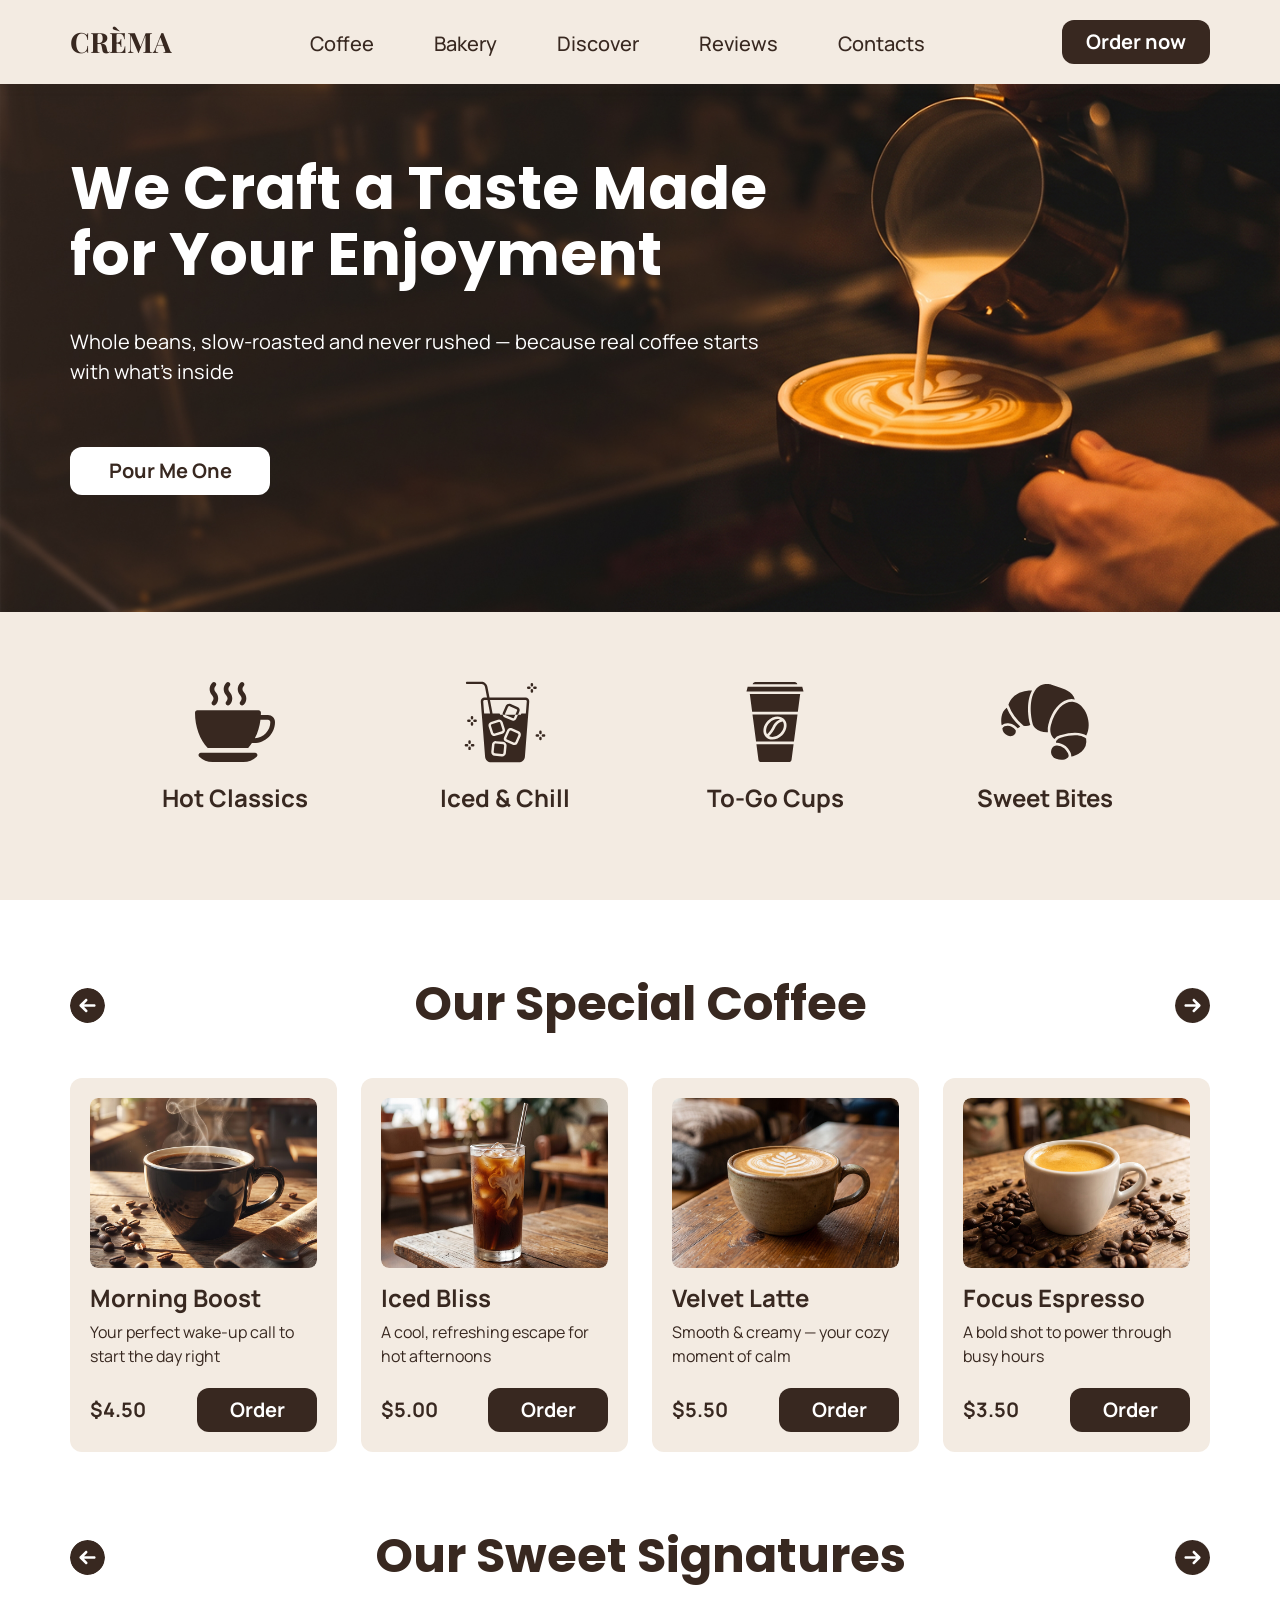
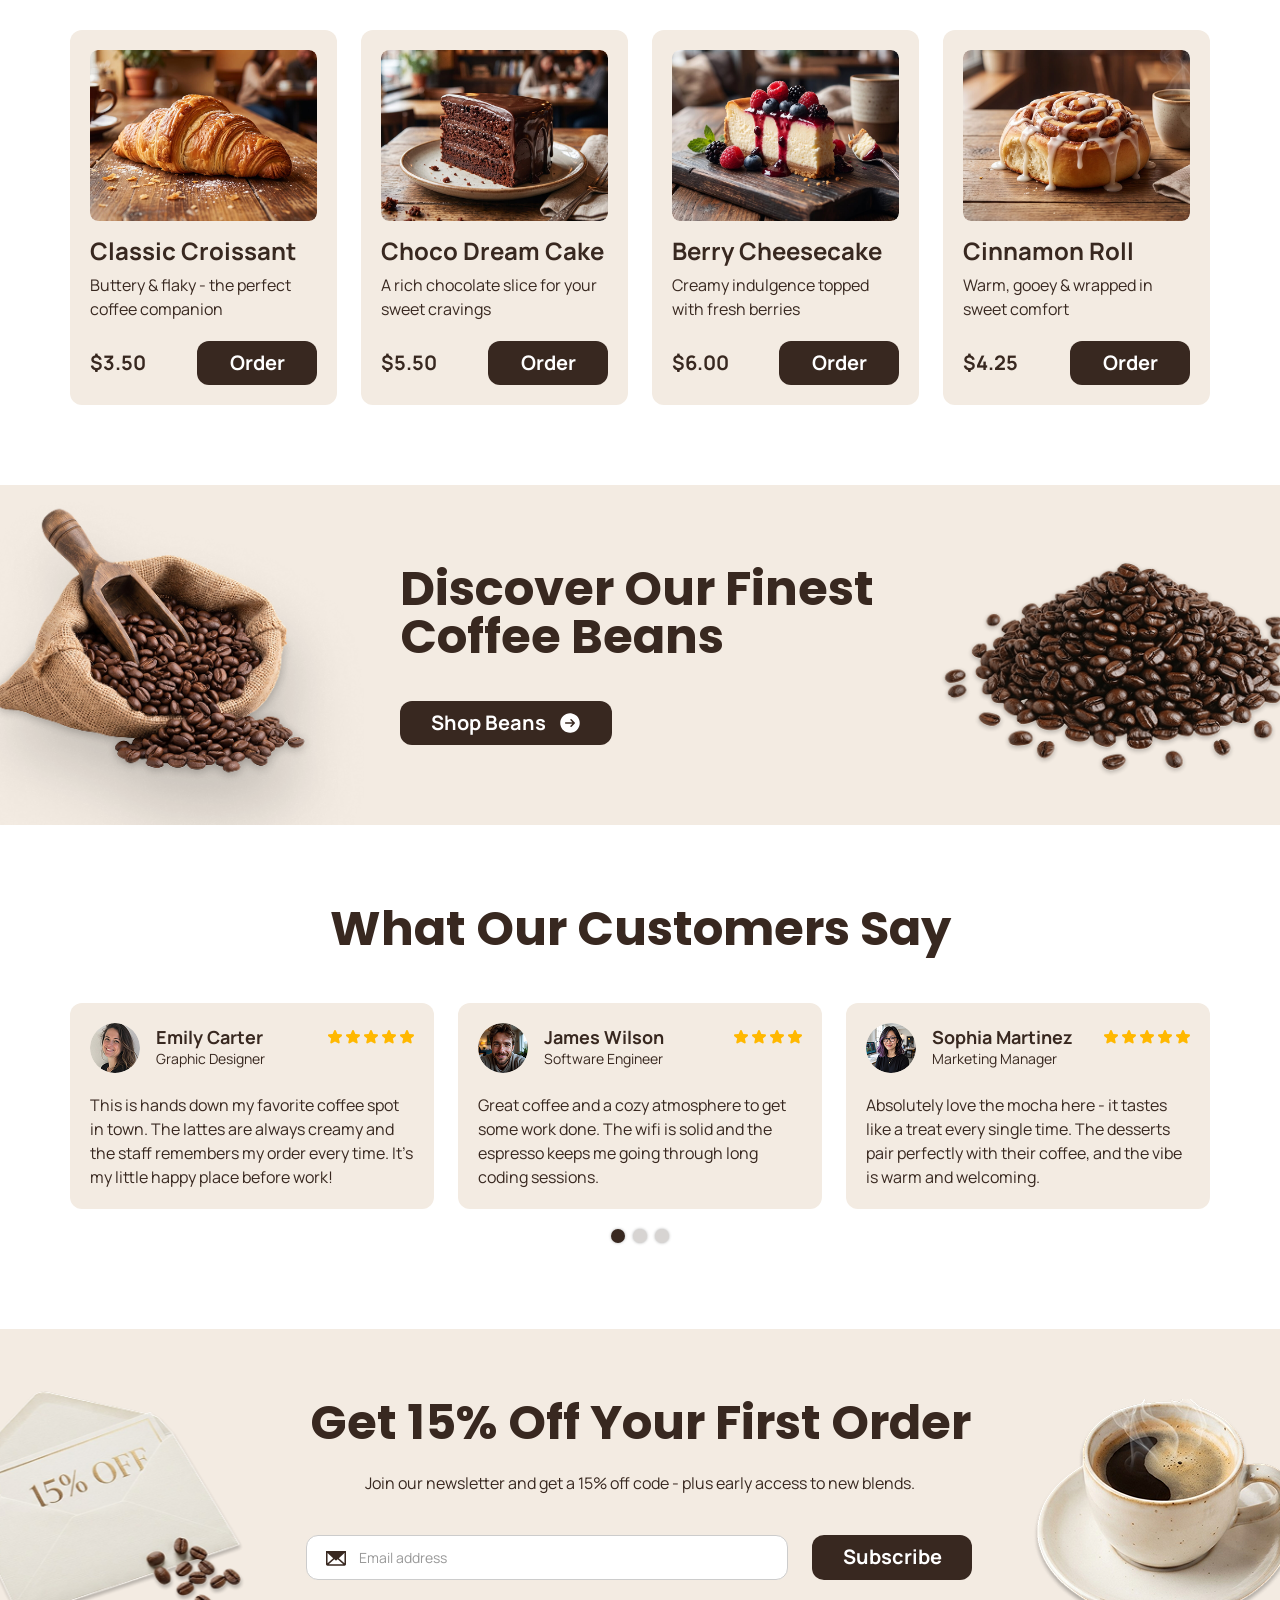
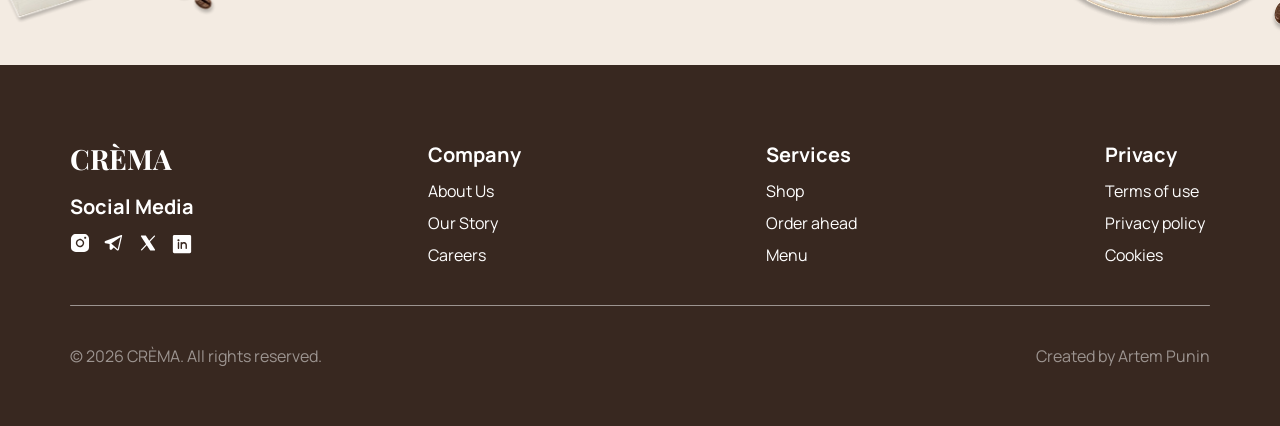
<file: index.html>
<!doctype html>
<html
    data-wf-page="6a4683b8e5d983a2ebc01509"
    data-wf-site="6a4683b5e5d983a2ebc0140e"
    lang="en"
>
    <!-- Added by HTTrack --><meta
        http-equiv="content-type"
        content="text/html;charset=utf-8"
    /><!-- /Added by HTTrack -->
    <head>
        <meta charset="utf-8" />
        <link href="img/favicon.svg" rel="icon" type="image/svg+xml" />
        <title>Crema Coffee — Freshly Roasted Coffee with Delivery</title>
        <meta
            content="Aromatic freshly roasted coffee from Crema. Espresso, latte, cappuccino. Order online with fast local delivery. Get a discount on your first order ☕"
            name="description"
        />
        <meta content="Crema Coffee — Freshly Roasted Coffee with Delivery" property="og:title" />
        <meta
            content="Aromatic freshly roasted coffee from Crema. Espresso, latte, cappuccino. Order online with fast local delivery. Get a discount on your first order ☕"
            property="og:description"
        />
        <meta
            content="img/Seo.jpg"
            property="og:image"
        />
        <meta content="Crema Coffee — Freshly Roasted Coffee with Delivery" name="twitter:title" />
        <meta
            content="Aromatic freshly roasted coffee from Crema. Espresso, latte, cappuccino. Order online with fast local delivery. Get a discount on your first order ☕"
            name="twitter:description"
        />
        <meta property="og:type" content="website" />
        <meta content="summary_large_image" name="twitter:card" />
        <meta content="width=device-width, initial-scale=1" name="viewport" />
        <link
            href="css/styles.css"
            rel="stylesheet"
            type="text/css"
        />
        <link href="css/quiet-premium.css" rel="stylesheet" type="text/css" />
        <script src="js/site.js" defer></script>
        <link href="https://fonts.googleapis.com/" rel="preconnect" />
        <link href="https://fonts.gstatic.com/" rel="preconnect" crossorigin="anonymous" />
        <script src="js/webfont.js" type="text/javascript"></script>
        <script type="text/javascript">
            WebFont.load({
                google: {
                    families: [
                        "Manrope:400,500,600,700,800",
                        "Playfair Display:400,500,600,700,800,900",
                        "Poppins:400,500,600,700,800,900",
                    ],
                },
            });
        </script>
        <script type="text/javascript">
            !(function (o, c) {
                var n = c.documentElement,
                    t = " w-mod-";
                (n.className += t + "js"),
                    ("ontouchstart" in o || (o.DocumentTouch && c instanceof DocumentTouch)) &&
                        (n.className += t + "touch");
            })(window, document);
        </script>
        <style type="text/css">
            .w-webflow-badge {
                display: none !important;
            }
        </style>
    </head>
    <body class="body">
        <div class="all_site">
            <div style="display: none" class="bg_form"></div>
            <div
                style="
                    opacity: 0;
                    -webkit-transform: translate3d(0, 50px, 0) scale3d(1, 1, 1) rotateX(0) rotateY(0) rotateZ(0)
                        skew(0, 0);
                    -moz-transform: translate3d(0, 50px, 0) scale3d(1, 1, 1) rotateX(0) rotateY(0) rotateZ(0) skew(0, 0);
                    -ms-transform: translate3d(0, 50px, 0) scale3d(1, 1, 1) rotateX(0) rotateY(0) rotateZ(0) skew(0, 0);
                    transform: translate3d(0, 50px, 0) scale3d(1, 1, 1) rotateX(0) rotateY(0) rotateZ(0) skew(0, 0);
                    display: none;
                "
                class="form_pop_up"
            >
                <a data-w-id="b91e5229-874b-85a5-99d2-cba162971f90" href="#" class="close_form w-inline-block"
                    ><div class="line_1_form"></div>
                    <div class="line_2_form"></div
                ></a>
                <div class="title_on_form">Request a callback</div>
                <div class="form-block w-form">
                    <form
                        id="email-form"
                        name="email-form"
                        data-name="Email Form"
                        action="mail.php"
                        method="post"
                        class="form-2"
                        data-wf-page-id="6a4683b8e5d983a2ebc01509"
                        data-wf-element-id="b91e5229-874b-85a5-99d2-cba162971f96"
                    >
                        <input
                            class="text-field-2 w-input"
                            maxlength="256"
                            name="Phone-number"
                            data-name="Phone number"
                            placeholder="Phone number"
                            aria-label="Phone number"
                            autocomplete="tel"
                            type="tel"
                            id="Phone-number"
                            required=""
                        /><input
                            type="submit"
                            data-wait="Please wait..."
                            class="btn_form w-button"
                            value="Contact Us"
                        />
                    </form>
                </div>
                <div class="subscribe_form">or write to us yourself</div>
                <div class="all_logos_form">
                    <a href="#" class="instagram_form w-inline-block"
                        ><svg
                            xmlns="http://www.w3.org/2000/svg"
                            width="100%"
                            viewBox="0 0 18 18"
                            fill="none"
                            class="svg_1_form"
                        >
                            <g clip-path="url(#clip0_21_403)">
                                <path
                                    d="M11.5 9C11.5 9.49445 11.3534 9.9778 11.0787 10.3889C10.804 10.8 10.4135 11.1205 9.95671 11.3097C9.49989 11.4989 8.99723 11.5484 8.51227 11.452C8.02732 11.3555 7.58186 11.1174 7.23223 10.7678C6.8826 10.4181 6.6445 9.97268 6.54804 9.48773C6.45157 9.00277 6.50108 8.50011 6.6903 8.04329C6.87952 7.58648 7.19995 7.19603 7.61107 6.92133C8.0222 6.64662 8.50555 6.5 9 6.5C9.66304 6.5 10.2989 6.76339 10.7678 7.23223C11.2366 7.70107 11.5 8.33696 11.5 9ZM17.125 5.25V12.75C17.1238 13.9099 16.6624 15.022 15.8422 15.8422C15.022 16.6624 13.9099 17.1238 12.75 17.125H5.25C4.09006 17.1238 2.97798 16.6624 2.15778 15.8422C1.33758 15.022 0.876241 13.9099 0.875 12.75V5.25C0.876241 4.09006 1.33758 2.97798 2.15778 2.15778C2.97798 1.33758 4.09006 0.876241 5.25 0.875H12.75C13.9099 0.876241 15.022 1.33758 15.8422 2.15778C16.6624 2.97798 17.1238 4.09006 17.125 5.25ZM12.75 9C12.75 8.25832 12.5301 7.5333 12.118 6.91661C11.706 6.29993 11.1203 5.81928 10.4351 5.53545C9.74984 5.25162 8.99584 5.17736 8.26841 5.32206C7.54098 5.46675 6.8728 5.8239 6.34835 6.34835C5.8239 6.8728 5.46675 7.54098 5.32206 8.26841C5.17736 8.99584 5.25162 9.74984 5.53545 10.4351C5.81928 11.1203 6.29993 11.706 6.91661 12.118C7.5333 12.5301 8.25832 12.75 9 12.75C9.99424 12.749 10.9475 12.3535 11.6505 11.6505C12.3535 10.9475 12.749 9.99424 12.75 9ZM14.625 4.3125C14.625 4.12708 14.57 3.94582 14.467 3.79165C14.364 3.63748 14.2176 3.51732 14.0463 3.44636C13.875 3.37541 13.6865 3.35684 13.5046 3.39301C13.3227 3.42919 13.1557 3.51848 13.0246 3.64959C12.8935 3.7807 12.8042 3.94775 12.768 4.1296C12.7318 4.31146 12.7504 4.49996 12.8214 4.67127C12.8923 4.84257 13.0125 4.98899 13.1667 5.092C13.3208 5.19502 13.5021 5.25 13.6875 5.25C13.9361 5.25 14.1746 5.15123 14.3504 4.97541C14.5262 4.7996 14.625 4.56114 14.625 4.3125Z"
                                    fill="currentColor"
                                ></path>
                            </g>
                            <defs>
                                <clippath id="clip0_21_403">
                                    <rect width="18" height="18" fill="currentColor"></rect>
                                </clippath>
                            </defs></svg></a
                    ><a href="#" class="instagram_form w-inline-block"
                        ><svg
                            xmlns="http://www.w3.org/2000/svg"
                            width="100%"
                            viewBox="0 0 20 20"
                            fill="none"
                            class="svg_1_form"
                        >
                            <g clip-path="url(#clip0_21_406)">
                                <path
                                    d="M17.8813 2.04619C17.7844 1.96258 17.6666 1.90696 17.5405 1.88535C17.4144 1.86374 17.2848 1.87694 17.1656 1.92354L1.33281 8.11963C1.10842 8.20688 0.918455 8.36467 0.791503 8.56923C0.66455 8.77379 0.607486 9.01406 0.628901 9.25386C0.650317 9.49366 0.749053 9.72002 0.910244 9.89884C1.07144 10.0777 1.28636 10.1993 1.52266 10.2454L5.625 11.0509V15.6251C5.62419 15.8743 5.69823 16.1179 5.83753 16.3245C5.97683 16.5311 6.17496 16.691 6.40625 16.7837C6.63718 16.878 6.89114 16.9006 7.13511 16.8487C7.37908 16.7967 7.60177 16.6725 7.77422 16.4923L9.75234 14.4407L12.8906 17.1876C13.117 17.3884 13.4091 17.4996 13.7117 17.5001C13.8443 17.5 13.9761 17.4792 14.1023 17.4384C14.3086 17.3729 14.494 17.2546 14.6403 17.0952C14.7865 16.9358 14.8885 16.7409 14.9359 16.5298L18.107 2.73448C18.1354 2.61006 18.1294 2.48027 18.0896 2.35902C18.0498 2.23777 17.9778 2.12963 17.8813 2.04619ZM13.7133 16.2501L7.25391 10.586L16.5508 3.92276L13.7133 16.2501Z"
                                    fill="currentColor"
                                ></path>
                            </g>
                            <defs>
                                <clippath id="clip0_21_406">
                                    <rect width="20" height="20" fill="currentColor"></rect>
                                </clippath>
                            </defs></svg></a
                    ><a href="#" class="instagram_form w-inline-block"
                        ><svg
                            xmlns="http://www.w3.org/2000/svg"
                            width="100%"
                            viewBox="0 0 16 20"
                            fill="none"
                            class="svg_1_form"
                        >
                            <g clip-path="url(#clip0_21_409)">
                                <path
                                    d="M14.9911 17.1758C14.9357 17.2738 14.8543 17.3556 14.7554 17.4126C14.6564 17.4696 14.5436 17.4998 14.4286 17.5H10.5714C10.4632 17.5 10.3568 17.4734 10.262 17.4227C10.1672 17.3721 10.087 17.2989 10.029 17.2102L6.77535 12.2391L2.04714 17.2953C1.93188 17.4157 1.77246 17.487 1.60344 17.4939C1.43443 17.5008 1.26944 17.4426 1.14425 17.332C1.01907 17.2214 0.943765 17.0673 0.934678 16.903C0.925591 16.7388 0.983449 16.5777 1.09571 16.4547L6.05937 11.1422L1.02901 3.46094C0.967058 3.36644 0.932376 3.25749 0.928599 3.14548C0.924821 3.03348 0.952086 2.92255 1.00754 2.82431C1.06299 2.72607 1.14459 2.64413 1.2438 2.58708C1.343 2.53002 1.45616 2.49995 1.57142 2.5H5.42857C5.53676 2.50003 5.6432 2.52661 5.73801 2.57728C5.83283 2.62795 5.91296 2.70106 5.97098 2.78984L9.22464 7.76094L13.9529 2.70469C14.0681 2.58431 14.2275 2.51296 14.3965 2.50609C14.5656 2.49923 14.7305 2.5574 14.8557 2.66801C14.9809 2.77862 15.0562 2.93275 15.0653 3.09697C15.0744 3.2612 15.0165 3.42228 14.9043 3.54531L9.94062 8.85391L14.971 16.5398C15.0326 16.6344 15.0669 16.7433 15.0705 16.8551C15.074 16.967 15.0466 17.0777 14.9911 17.1758Z"
                                    fill="currentColor"
                                ></path>
                            </g>
                            <defs>
                                <clippath id="clip0_21_409">
                                    <rect width="16" height="20" fill="currentColor"></rect>
                                </clippath>
                            </defs></svg></a
                    ><a href="#" class="instagram_form w-inline-block"
                        ><svg
                            xmlns="http://www.w3.org/2000/svg"
                            width="100%"
                            viewBox="0 0 18 20"
                            fill="none"
                            class="svg_1_form"
                        >
                            <g clip-path="url(#clip0_21_412)">
                                <path
                                    d="M15.9609 1.77344H2.03906C1.7034 1.77344 1.38148 1.90678 1.14413 2.14413C0.90678 2.38148 0.773438 2.7034 0.773438 3.03906V16.9609C0.773438 17.2966 0.90678 17.6185 1.14413 17.8559C1.38148 18.0932 1.7034 18.2266 2.03906 18.2266H15.9609C16.2966 18.2266 16.6185 18.0932 16.8559 17.8559C17.0932 17.6185 17.2266 17.2966 17.2266 16.9609V3.03906C17.2266 2.7034 17.0932 2.38148 16.8559 2.14413C16.6185 1.90678 16.2966 1.77344 15.9609 1.77344ZM6.46875 13.7969C6.46875 13.9647 6.40208 14.1257 6.2834 14.2443C6.16473 14.363 6.00377 14.4297 5.83594 14.4297C5.66811 14.4297 5.50715 14.363 5.38847 14.2443C5.2698 14.1257 5.20312 13.9647 5.20312 13.7969V8.73438C5.20312 8.56654 5.2698 8.40558 5.38847 8.28691C5.50715 8.16823 5.66811 8.10156 5.83594 8.10156C6.00377 8.10156 6.16473 8.16823 6.2834 8.28691C6.40208 8.40558 6.46875 8.56654 6.46875 8.73438V13.7969ZM5.83594 7.46875C5.6482 7.46875 5.46468 7.41308 5.30858 7.30878C5.15248 7.20448 5.03082 7.05623 4.95897 6.88278C4.88713 6.70933 4.86833 6.51848 4.90496 6.33435C4.94158 6.15022 5.03199 5.98108 5.16474 5.84833C5.29749 5.71558 5.46662 5.62518 5.65075 5.58855C5.83488 5.55193 6.02574 5.57072 6.19919 5.64257C6.37263 5.71441 6.52088 5.83608 6.62518 5.99217C6.72949 6.14827 6.78516 6.33179 6.78516 6.51953C6.78516 6.77128 6.68515 7.01272 6.50714 7.19073C6.32912 7.36874 6.08769 7.46875 5.83594 7.46875ZM13.4297 13.7969C13.4297 13.9647 13.363 14.1257 13.2443 14.2443C13.1257 14.363 12.9647 14.4297 12.7969 14.4297C12.629 14.4297 12.4681 14.363 12.3494 14.2443C12.2307 14.1257 12.1641 13.9647 12.1641 13.7969V10.9492C12.1641 10.5296 11.9974 10.1272 11.7007 9.83055C11.404 9.53387 11.0016 9.36719 10.582 9.36719C10.1625 9.36719 9.76005 9.53387 9.46337 9.83055C9.16668 10.1272 9 10.5296 9 10.9492V13.7969C9 13.9647 8.93333 14.1257 8.81465 14.2443C8.69598 14.363 8.53502 14.4297 8.36719 14.4297C8.19936 14.4297 8.0384 14.363 7.91972 14.2443C7.80105 14.1257 7.73438 13.9647 7.73438 13.7969V8.73438C7.73516 8.57937 7.79281 8.43005 7.89639 8.31473C7.99996 8.19941 8.14226 8.12611 8.29629 8.10875C8.45032 8.09139 8.60537 8.13116 8.73202 8.22053C8.85867 8.30989 8.94811 8.44264 8.98339 8.59357C9.41148 8.30317 9.91058 8.13486 10.4271 8.10672C10.9436 8.07858 11.4581 8.19166 11.9152 8.43384C12.3723 8.67601 12.7548 9.03812 13.0216 9.48129C13.2884 9.92445 13.4295 10.4319 13.4297 10.9492V13.7969Z"
                                    fill="currentColor"
                                ></path>
                            </g>
                            <defs>
                                <clippath id="clip0_21_412">
                                    <rect width="18" height="20" fill="currentColor"></rect>
                                </clippath>
                            </defs></svg
                    ></a>
                </div>
            </div>
            <div
                data-w-id="4828af58-d7e1-3bc7-39bf-d6b6362dc11e"
                data-animation="default"
                data-collapse="medium"
                data-duration="400"
                data-easing="ease"
                data-easing2="ease"
                role="banner"
                class="navbar-2 w-nav"
            >
                <div class="container flex">
                    <a href="index.html" aria-current="page" class="w-nav-brand w--current"
                        ><div class="logo_nav">CRÈMA</div></a
                    >
                    <nav role="navigation" class="nav-menu w-nav-menu">
                        <a href="#Coffee" class="item_nav w-inline-block"
                            ><div class="item-wrapped">
                                <div class="item">Coffee</div>
                                <div class="line_item"></div></div></a
                        ><a href="#Bakery" class="item_nav w-inline-block"
                            ><div class="item-wrapped">
                                <div class="item">Bakery</div>
                                <div class="line_item"></div></div></a
                        ><a href="#Discover" class="item_nav w-inline-block"
                            ><div class="item-wrapped">
                                <div class="item">Discover</div>
                                <div class="line_item"></div></div></a
                        ><a href="#Reviews" class="item_nav w-inline-block"
                            ><div class="item-wrapped">
                                <div class="item">Reviews</div>
                                <div class="line_item"></div></div></a
                        ><a href="#Contacts" class="item_nav w-inline-block"
                            ><div class="item-wrapped">
                                <div class="item">Contacts</div>
                                <div class="line_item"></div></div></a
                        ><a data-w-id="01a06b11-5d2a-c159-5aaf-49b27908bae2" href="#" class="btn_nav_mobile w-button"
                            >Order now</a
                        >
                    </nav>
                    <a data-w-id="1c60d407-99a2-5ebf-322d-9a81ab127f79" href="#" class="btn_nav w-button">Order now</a>
                    <div class="menu-button w-nav-button"><div class="icon-7 w-icon-nav-menu"></div></div>
                </div>
            </div>
            <section class="section_1">
                <main data-w-id="78cd098e-ea64-6503-47d6-83a8788f91cf" class="main_image"></main>
                <div class="container z-index">
                    <div class="left_main">
                        <h1 class="h1">We Craft a Taste Made<br />for Your Enjoyment</h1>
                        <div data-w-id="75269644-1b5e-2671-e144-6a8628727583" class="btn-text">
                            <div class="text_1">
                                Whole beans, slow-roasted and never rushed — because real coffee starts with what&#x27;s
                                inside
                            </div>
                            <a data-w-id="c889f48b-72ce-b090-553e-ee95ae6aba9f" href="#" class="btn_1 w-button"
                                >Pour Me One</a
                            >
                        </div>
                    </div>
                </div>
            </section>
            <section class="section_2">
                <div class="container">
                    <div class="all_block_2">
                        <div data-w-id="c4df469b-25ca-19b2-01d4-cb8ca844b25e" class="logo-text_2">
                            <div class="logo_2">
                                <svg
                                    xmlns="http://www.w3.org/2000/svg"
                                    width="100%"
                                    x="0"
                                    y="0"
                                    viewBox="0 0 512 512"
                                    STYLE="enable-background:new 0 0 512 512"
                                    class="svg"
                                >
                                    <g>
                                        <path
                                            d="M131.606 64.395c-10.693-10.693-10.693-28.096 0-38.789 5.859-5.859 5.859-15.352 0-21.211s-15.352-5.859-21.211 0c-22.397 22.383-22.397 58.828 0 81.211 10.693 10.693 10.693 28.095 0 38.789-5.859 5.859-5.859 15.352 0 21.211 5.86 5.86 15.351 5.86 21.211 0 22.397-22.383 22.397-58.828 0-81.211zM221.605 64.395c-10.693-10.693-10.693-28.096 0-38.789 5.859-5.859 5.859-15.352 0-21.211-5.859-5.859-15.352-5.859-21.211 0-22.397 22.383-22.397 58.828 0 81.211 10.694 10.693 10.694 28.095.001 38.789-5.859 5.859-5.859 15.352 0 21.211 2.93 2.93 6.768 4.395 10.605 4.395s7.676-1.465 10.605-4.395c22.397-22.383 22.397-58.828 0-81.211zM311.606 64.395c-10.693-10.693-10.693-28.096 0-38.789 5.859-5.859 5.859-15.352 0-21.211s-15.352-5.859-21.211 0c-22.397 22.383-22.397 58.828 0 81.211 10.693 10.693 10.693 28.095 0 38.789-5.859 5.859-5.859 15.352 0 21.211 5.86 5.86 15.351 5.86 21.211 0 22.397-22.383 22.397-58.828 0-81.211zM467 211h-45.643c.194-5.008.643-9.943.643-15 0-8.291-6.709-15-15-15H15c-8.291 0-15 6.709-15 15 0 89.403 30.738 172.647 81.667 226h258.666c8.69-9.104 16.553-20.321 24.016-31H377c74.443 0 135-60.557 135-135 0-24.814-20.186-45-45-45zm-84.077 149.401c18.516-35.217 30.974-75.862 36.119-119.401H467c8.276 0 15 6.724 15 15 0 55.862-43.986 101.259-99.077 104.401zM384.341 452H37.659c-13.645 0-20.176 16.729-10.305 26.151C49.788 499.565 79.746 512 112.075 512h197.85c32.329 0 62.287-12.435 84.721-33.849 9.871-9.422 3.34-26.151-10.305-26.151z"
                                            fill="currentColor"
                                            opacity="1"
                                        ></path>
                                    </g>
                                </svg>
                            </div>
                            <div class="text_2">Hot Classics</div>
                        </div>
                        <div data-w-id="79481e60-e0d6-7d79-06d4-604e40962874" class="logo-text_2">
                            <div class="logo_2 scale">
                                <svg
                                    xmlns="http://www.w3.org/2000/svg"
                                    width="100%"
                                    x="0"
                                    y="0"
                                    viewBox="0 0 72 72"
                                    STYLE="enable-background:new 0 0 512 512"
                                    class="svg-2"
                                >
                                    <g>
                                        <path
                                            d="M55.04 16.96a3.02 3.02 0 0 0-2.2-.96H23.33l-1.72-8.94C21.15 4.71 19.09 3 16.7 3H5c-.55 0-1 .45-1 1s.45 1 1 1h11.7c1.43 0 2.67 1.02 2.94 2.43L21.29 16h-2.13c-.83 0-1.63.35-2.2.96-.57.62-.85 1.44-.79 2.27l.84 10.71c0 .02-.01.04-.01.06 0 .05.02.09.03.13l2.68 34.26c.21 2.59 2.4 4.61 4.99 4.61h22.6c2.59 0 4.78-2.02 4.99-4.61l2.68-34.26c.01-.04.03-.08.03-.13 0-.02-.01-.04-.01-.06l.84-10.71c.06-.83-.22-1.65-.79-2.27zM52.84 18c.28 0 .54.11.73.32s.29.48.26.76L53.06 29H50c-.55 0-1 .45-1 1h-2.34l-1.37 3.11c-.32.74-.91 1.3-1.66 1.59-.35.14-.72.21-1.09.21-.41 0-.82-.09-1.2-.26l-5.5-2.41A2.986 2.986 0 0 1 34.1 30H32c0-.55-.45-1-1-1h-5.17l-2.12-11zm-4.1 29.6-2.43 5.48a2.993 2.993 0 0 1-2.74 1.79c-.41 0-.82-.08-1.21-.26l-5.49-2.43a2.998 2.998 0 0 1-1.53-3.95l2.43-5.49c.32-.73.91-1.3 1.66-1.58.75-.29 1.57-.27 2.3.05l5.48 2.43c1.52.67 2.2 2.44 1.53 3.96zM37.3 55.51l-.58 5.97a2.95 2.95 0 0 1-1.08 2.02c-.54.45-1.2.69-1.9.69-.09 0-.19-.01-.29-.02l-5.97-.58c-.8-.07-1.52-.46-2.03-1.08s-.75-1.4-.67-2.19l.58-5.97c.08-.8.46-1.52 1.08-2.03s1.4-.75 2.2-.67l5.97.58c.8.08 1.52.46 2.02 1.08.51.62.75 1.4.67 2.2zm-1.63-11.47c-.37.72-.99 1.24-1.76 1.49l-5.71 1.82a2.906 2.906 0 0 1-2.29-.19c-.71-.36-1.24-.99-1.48-1.75l-1.83-5.72c-.24-.76-.18-1.57.19-2.28.37-.72.99-1.24 1.75-1.49l5.72-1.82a2.95 2.95 0 0 1 2.29.19c.71.36 1.24.99 1.48 1.75l1.83 5.71c.24.77.17 1.58-.19 2.29zM18.43 18.32a.97.97 0 0 1 .73-.32h2.51l2.12 11h-4.85l-.77-9.92c-.03-.28.07-.55.26-.76z"
                                            fill="currentColor"
                                            opacity="1"
                                        ></path>
                                        <path
                                            d="m46.16 23.66-5.5-2.41c-1.51-.66-3.28.03-3.95 1.54l-2.41 5.5c-.24.56-.3 1.15-.2 1.71h2.09c-.16-.27-.19-.6-.06-.91l2.41-5.49c.22-.51.82-.74 1.32-.52l5.49 2.42c.51.22.74.81.52 1.31L44.47 30h2.19l1.04-2.38a3.02 3.02 0 0 0-1.54-3.96zM9 34a1 1 0 0 0 1-1v-1a1 1 0 0 0-2 0v1a1 1 0 0 0 1 1zM7 34H6a1 1 0 0 0 0 2h1a1 1 0 0 0 0-2zM8 38a1 1 0 0 0 2 0v-1a1 1 0 0 0-2 0zM12 34h-1a1 1 0 0 0 0 2h1a1 1 0 0 0 0-2zM58 7a1 1 0 0 0 1-1V5a1 1 0 0 0-2 0v1a1 1 0 0 0 1 1zM56 7h-1a1 1 0 0 0 0 2h1a1 1 0 0 0 0-2zM58 9a1 1 0 0 0-1 1v1a1 1 0 0 0 2 0v-1a1 1 0 0 0-1-1zM62 8a1 1 0 0 0-1-1h-1a1 1 0 0 0 0 2h1a1 1 0 0 0 1-1zM7 51a1 1 0 0 0-1 1v1a1 1 0 0 0 2 0v-1a1 1 0 0 0-1-1zM5 54H4a1 1 0 0 0 0 2h1a1 1 0 0 0 0-2zM7 56a1 1 0 0 0-1 1v1a1 1 0 0 0 2 0v-1a1 1 0 0 0-1-1zM10 54H9a1 1 0 0 0 0 2h1a1 1 0 0 0 0-2zM65 46a1 1 0 0 0 1-1v-1a1 1 0 0 0-2 0v1a1 1 0 0 0 1 1zM63 46h-1a1 1 0 0 0 0 2h1a1 1 0 0 0 0-2zM65 48a1 1 0 0 0-1 1v1a1 1 0 0 0 2 0v-1a1 1 0 0 0-1-1zM68 46h-1a1 1 0 0 0 0 2h1a1 1 0 0 0 0-2zM36.65 30.41l5.49 2.41c.24.11.51.11.77.02.24-.1.44-.29.55-.53L44.47 30h-8.28c.1.18.26.32.46.41zM32.12 36.65c-.08-.25-.25-.46-.49-.59-.14-.07-.3-.11-.46-.11-.1 0-.2.02-.3.05l-5.72 1.83a1.005 1.005 0 0 0-.65 1.26l1.83 5.71c.17.53.73.82 1.26.65l5.71-1.83c.26-.08.47-.26.59-.49.12-.24.14-.51.06-.77zM34.41 54.22l-5.97-.58h-.1c-.23 0-.45.07-.63.22-.21.17-.33.41-.36.68l-.58 5.97c-.03.27.05.53.22.73.17.21.41.34.68.36l5.97.58a.993.993 0 0 0 1.09-.9l.58-5.97a.997.997 0 0 0-.9-1.09zM46.4 45.47l-5.48-2.43a.978.978 0 0 0-.41-.09c-.12 0-.24.03-.36.07-.25.1-.44.28-.55.53l-2.43 5.49c-.22.5.01 1.09.51 1.31l5.49 2.43c.5.23 1.09 0 1.31-.51l2.43-5.48c.11-.25.12-.52.02-.77a.955.955 0 0 0-.53-.55z"
                                            fill="currentColor"
                                            opacity="1"
                                        ></path>
                                    </g>
                                </svg>
                            </div>
                            <div class="text_2">Iced &amp; Chill</div>
                        </div>
                        <div data-w-id="8f69059b-30ab-3f3a-d5f0-8690098073a1" class="logo-text_2">
                            <div class="logo_2">
                                <svg
                                    xmlns="http://www.w3.org/2000/svg"
                                    width="100%"
                                    x="0"
                                    y="0"
                                    viewBox="0 0 491.52 491.52"
                                    STYLE="enable-background:new 0 0 512 512"
                                    class="svg-3"
                                >
                                    <g>
                                        <path
                                            d="M261.357 228.048c-16.024 0-34.004 7.592-48.388 21.976-21.425 21.427-27.768 51.732-15.818 70.678 1.637-1.081 3.802-2.85 6.591-5.815a149.825 149.825 0 0 0 23.048-32.12c1.112-2.087 2.187-4.223 3.264-6.344 3.236-6.417 6.572-13.031 11.22-19.408 8.665-11.889 21.175-21.064 35.197-26.386-4.691-1.707-9.787-2.581-15.114-2.581zM366.725 0H124.801c-8 0-14.664 5.831-15.952 13.472h273.828C381.389 5.831 374.725 0 366.725 0zM131.585 382.68l12.44 94.608-.004-.008c1.068 8.12 8.048 14.24 16.232 14.24h171.021c8.184 0 15.164-6.12 16.228-14.24l12.44-94.6H131.585z"
                                            fill="currentColor"
                                            opacity="1"
                                        ></path>
                                        <path
                                            d="m107.477 199.344 21.953 166.952h232.668l21.953-166.952H107.477zM290.145 327.2c-17.272 17.272-39.511 26.705-60.108 26.705-9.26 0-18.184-1.905-26.176-5.865-5.084-2.528-9.652-5.799-13.584-9.734a49.053 49.053 0 0 1-1.788-1.905c-22.632-25.071-16.964-68.095 12.895-97.959 30.589-30.593 75.388-35.576 99.865-11.104.096.095.656.688.748.791 4.6 4.856 8.076 10.257 10.54 16.264 10.508 25.631 1.512 58.911-22.392 82.807z"
                                            fill="currentColor"
                                            opacity="1"
                                        ></path>
                                        <path
                                            d="M297.377 250.599c-1.144-2.783-2.71-5.291-4.463-7.659-15.311 2.829-29.464 11.462-38.401 23.724-3.86 5.295-6.892 11.312-9.828 17.129-1.137 2.247-2.264 4.479-3.436 6.679a166.385 166.385 0 0 1-25.572 35.64c-2.24 2.385-4.395 4.388-6.496 6.073.66.382 1.269.833 1.96 1.176 19.54 9.671 47.276 2.384 67.42-17.745 18.988-18.984 26.724-45.72 18.816-65.017zM413.173 29.432l-20.101.026c-.649.165-1.274.398-1.975.398H100.43c-.051 0-.092-.028-.141-.028l-22.483.028-7.228 27.88h350.364l-7.769-28.304zM91.013 74.12l14.308 108.84h280.884l14.308-108.84z"
                                            fill="currentColor"
                                            opacity="1"
                                        ></path>
                                    </g>
                                </svg>
                            </div>
                            <div class="text_2">To-Go Cups</div>
                        </div>
                        <div data-w-id="93c8315c-ac21-d85c-6693-82c5f527d064" class="logo-text_2">
                            <div class="logo_2 scale_2">
                                <svg
                                    xmlns="http://www.w3.org/2000/svg"
                                    width="100%"
                                    x="0"
                                    y="0"
                                    viewBox="0 0 64 64"
                                    STYLE="enable-background:new 0 0 512 512"
                                    class="svg-4 hovered-paths"
                                >
                                    <g>
                                        <path
                                            d="M10.602 34.991c-1.794-.927-5.061-.702-5.901 1.12a5.606 5.606 0 0 0 3.36 4.522c2.529 1.204 5.725-.244 5.216-3.335a6.688 6.688 0 0 0-2.675-2.307z"
                                            fill="currentColor"
                                            opacity="1"
                                            class="hovered-path"
                                        ></path>
                                        <path
                                            d="M7.493 22.82c-4.004 3.001-3.687 8.46-3.21 11.201a5.864 5.864 0 0 1 3.862-1.237c2.308-.217 5.432 1.803 6.302 3.26a4.385 4.385 0 0 0 1.697-1.22A32.324 32.324 0 0 1 7.493 22.82zM23.25 12.74c.142-.319.292-.628.443-.912-3.436-.067-12.146.66-15.089 9.203a30.71 30.71 0 0 0 9.663 13.375 6.195 6.195 0 0 0 4.339-.41c-3.481-13.086.482-21.131.644-21.257z"
                                            fill="currentColor"
                                            opacity="1"
                                            class="hovered-path"
                                        ></path>
                                        <path
                                            d="M44.624 18.457a9.523 9.523 0 0 1 6.461-.878c-.994-5.183-8.61-7.34-8.685-7.364L35.755 7.99c-.268-.067-7.758-1.872-11.01 5.492-.075.134-3.77 7.18-.584 19.895a4.682 4.682 0 0 0 1.488 2.407 11.65 11.65 0 0 0 8.2 2.75 11.622 11.622 0 0 1 .259-4.756c2.491-9.956 7.657-13.876 10.516-15.322z"
                                            fill="currentColor"
                                            opacity="1"
                                            class="hovered-path"
                                        ></path>
                                        <path
                                            d="M38.037 42.899a6.102 6.102 0 0 1 3.519-2.357c9.722-3.102 14.72-1.313 16.852.066 4.303-7.532-.49-20.834-8.81-21.558-5.502-.136-11.127 4.743-13.868 15.138-.85 3.197-.15 6.702 2.307 8.71zM39.625 46.978c-3.524.062-4.633 4.205-3.018 6.562a4.885 4.885 0 0 0 2.475 2.015c5.11 1.904 8.235-.733 8.066-1.973-.008-1.689-2.04-3.988-2.875-4.782a8.588 8.588 0 0 0-4.648-1.822z"
                                            fill="currentColor"
                                            opacity="1"
                                            class="hovered-path"
                                        ></path>
                                        <path
                                            d="M41.999 42.147a4.51 4.51 0 0 0-2.616 1.747 2.624 2.624 0 0 0-.377 1.437c1.867-.208 4.102.55 6.37 2.207.365.313 3.84 3.788 3.41 6.487 3.16-.192 6.68-3.168 6.721-3.21A8.903 8.903 0 0 0 58.3 42.63c-.727-.702-4.982-4.087-16.3-.484z"
                                            fill="currentColor"
                                            opacity="1"
                                            class="hovered-path"
                                        ></path>
                                    </g>
                                </svg>
                            </div>
                            <div class="text_2">Sweet Bites</div>
                        </div>
                    </div>
                </div>
            </section>
            <section id="Coffee" class="section_3">
                <div class="container">
                    <h2
                        data-w-id="b062d3dd-4268-b201-1b09-160100ae7791"
                        style="
                            opacity: 0;
                            -webkit-transform: translate3d(0, 0, 0) scale3d(1.3, 1.3, 1) rotateX(0) rotateY(0)
                                rotateZ(0) skew(0, 0);
                            -moz-transform: translate3d(0, 0, 0) scale3d(1.3, 1.3, 1) rotateX(0) rotateY(0) rotateZ(0)
                                skew(0, 0);
                            -ms-transform: translate3d(0, 0, 0) scale3d(1.3, 1.3, 1) rotateX(0) rotateY(0) rotateZ(0)
                                skew(0, 0);
                            transform: translate3d(0, 0, 0) scale3d(1.3, 1.3, 1) rotateX(0) rotateY(0) rotateZ(0)
                                skew(0, 0);
                        "
                        class="h2"
                    >
                        Our Special Coffee
                    </h2>
                    <div
                        data-delay="4000"
                        data-animation="slide"
                        class="slider w-slider"
                        data-autoplay="false"
                        data-easing="ease"
                        style="
                            -webkit-transform: translate3d(0, 50px, 0) scale3d(1, 1, 1) rotateX(0) rotateY(0) rotateZ(0)
                                skew(0, 0);
                            -moz-transform: translate3d(0, 50px, 0) scale3d(1, 1, 1) rotateX(0) rotateY(0) rotateZ(0)
                                skew(0, 0);
                            -ms-transform: translate3d(0, 50px, 0) scale3d(1, 1, 1) rotateX(0) rotateY(0) rotateZ(0)
                                skew(0, 0);
                            transform: translate3d(0, 50px, 0) scale3d(1, 1, 1) rotateX(0) rotateY(0) rotateZ(0)
                                skew(0, 0);
                            opacity: 0;
                        "
                        data-hide-arrows="false"
                        data-disable-swipe="false"
                        data-w-id="c286f3f4-02ac-18be-a7af-363f9acc4c92"
                        data-autoplay-limit="0"
                        data-nav-spacing="3"
                        data-duration="500"
                        data-infinite="true"
                    >
                        <div class="mask w-slider-mask">
                            <div class="slide w-slide">
                                <div class="card_3_wrapped">
                                    <div class="image-title_wrapped_3">
                                        <div class="image_3_wrapped">
                                            <img
                                                src="img/3_1.jpg"
                                                loading="lazy"
                                                alt=""
                                                class="card_image_3"
                                            />
                                        </div>
                                        <div class="title_3_wrapped">
                                            <div class="title_3">Morning Boost</div>
                                            <div class="text_3">Your perfect wake-up call to start the day right</div>
                                        </div>
                                    </div>
                                    <div class="price-btn">
                                        <div class="price">$4.50</div>
                                        <a href="#" class="btn_3 w-button">Order</a>
                                    </div>
                                </div>
                            </div>
                            <div class="slide_2 w-slide">
                                <div class="card_3_wrapped">
                                    <div class="image-title_wrapped_3">
                                        <div class="image_3_wrapped">
                                            <img
                                                src="img/3_2.jpg"
                                                loading="lazy"
                                                width="Auto"
                                                alt=""
                                                class="card_image_3"
                                            />
                                        </div>
                                        <div class="title_3_wrapped">
                                            <div class="title_3">Iced Bliss</div>
                                            <div class="text_3">A cool, refreshing escape for hot afternoons</div>
                                        </div>
                                    </div>
                                    <div class="price-btn">
                                        <div class="price">$5.00</div>
                                        <a href="#" class="btn_3 w-button">Order</a>
                                    </div>
                                </div>
                            </div>
                            <div class="slide w-slide">
                                <div class="card_3_wrapped">
                                    <div class="image-title_wrapped_3">
                                        <div class="image_3_wrapped">
                                            <img
                                                src="img/3_3.jpg"
                                                loading="lazy"
                                                alt=""
                                                class="card_image_3"
                                            />
                                        </div>
                                        <div class="title_3_wrapped">
                                            <div class="title_3">Velvet Latte</div>
                                            <div class="text_3">Smooth &amp; creamy — your cozy moment of calm</div>
                                        </div>
                                    </div>
                                    <div class="price-btn">
                                        <div class="price">$5.50</div>
                                        <a href="#" class="btn_3 w-button">Order</a>
                                    </div>
                                </div>
                            </div>
                            <div class="slide_2 w-slide">
                                <div class="card_3_wrapped">
                                    <div class="image-title_wrapped_3">
                                        <div class="image_3_wrapped">
                                            <img
                                                src="img/3_4.jpg"
                                                loading="lazy"
                                                alt=""
                                                class="card_image_3"
                                            />
                                        </div>
                                        <div class="title_3_wrapped">
                                            <div class="title_3">Focus Espresso</div>
                                            <div class="text_3">A bold shot to power through busy hours</div>
                                        </div>
                                    </div>
                                    <div class="price-btn">
                                        <div class="price">$3.50</div>
                                        <a href="#" class="btn_3 w-button">Order</a>
                                    </div>
                                </div>
                            </div>
                            <div class="slide w-slide">
                                <div class="card_3_wrapped">
                                    <div class="image-title_wrapped_3">
                                        <div class="image_3_wrapped">
                                            <img
                                                src="img/3_5.jpg"
                                                loading="lazy"
                                                alt=""
                                                class="card_image_3"
                                            />
                                        </div>
                                        <div class="title_3_wrapped">
                                            <div class="title_3">Sweet Mocha</div>
                                            <div class="text_3">A chocolatey treat when you deserve something nice</div>
                                        </div>
                                    </div>
                                    <div class="price-btn">
                                        <div class="price">$5.75</div>
                                        <a href="#" class="btn_3 w-button">Order</a>
                                    </div>
                                </div>
                            </div>
                            <div class="slide_2 w-slide">
                                <div class="card_3_wrapped">
                                    <div class="image-title_wrapped_3">
                                        <div class="image_3_wrapped">
                                            <img
                                                src="img/3_6.jpg"
                                                loading="lazy"
                                                alt=""
                                                class="card_image_3"
                                            />
                                        </div>
                                        <div class="title_3_wrapped">
                                            <div class="title_3">Night Owl Brew</div>
                                            <div class="text_3">Late-night fuel for dreamers &amp; deadlines</div>
                                        </div>
                                    </div>
                                    <div class="price-btn">
                                        <div class="price">$4.75</div>
                                        <a href="#" class="btn_3 w-button">Order</a>
                                    </div>
                                </div>
                            </div>
                        </div>
                        <div class="left-arrow w-slider-arrow-left">
                            <div class="arrow_3">
                                <svg
                                    xmlns="http://www.w3.org/2000/svg"
                                    width="100%"
                                    viewBox="0 0 35 35"
                                    fill="none"
                                    class="svg-7"
                                >
                                    <path
                                        d="M17.5 0C14.0388 0 10.6554 1.02636 7.77753 2.94928C4.89967 4.87221 2.65665 7.60533 1.33212 10.803C0.00758248 14.0007 -0.338976 17.5194 0.336265 20.9141C1.01151 24.3087 2.67822 27.4269 5.12564 29.8744C7.57306 32.3218 10.6913 33.9885 14.0859 34.6637C17.4806 35.339 20.9993 34.9924 24.197 33.6679C27.3947 32.3433 30.1278 30.1003 32.0507 27.2225C33.9736 24.3446 35 20.9612 35 17.5C34.9951 12.8602 33.1498 8.41187 29.869 5.13104C26.5881 1.85022 22.1398 0.00489969 17.5 0ZM24.2308 18.8461H14.0185L17.1063 21.9322C17.2313 22.0573 17.3305 22.2058 17.3982 22.3692C17.4659 22.5326 17.5008 22.7077 17.5008 22.8846C17.5008 23.0615 17.4659 23.2366 17.3982 23.4C17.3305 23.5635 17.2313 23.7119 17.1063 23.837C16.9812 23.9621 16.8327 24.0613 16.6693 24.129C16.5059 24.1967 16.3307 24.2315 16.1539 24.2315C15.977 24.2315 15.8018 24.1967 15.6384 24.129C15.475 24.0613 15.3265 23.9621 15.2014 23.837L9.81683 18.4524C9.69167 18.3274 9.59238 18.1789 9.52464 18.0155C9.45689 17.8521 9.42202 17.6769 9.42202 17.5C9.42202 17.3231 9.45689 17.1479 9.52464 16.9845C9.59238 16.8211 9.69167 16.6726 9.81683 16.5476L15.2014 11.163C15.454 10.9104 15.7966 10.7685 16.1539 10.7685C16.5111 10.7685 16.8537 10.9104 17.1063 11.163C17.3588 11.4156 17.5008 11.7582 17.5008 12.1154C17.5008 12.4726 17.3588 12.8152 17.1063 13.0678L14.0185 16.1538H24.2308C24.5878 16.1538 24.9302 16.2957 25.1826 16.5481C25.4351 16.8006 25.5769 17.143 25.5769 17.5C25.5769 17.857 25.4351 18.1994 25.1826 18.4519C24.9302 18.7043 24.5878 18.8461 24.2308 18.8461Z"
                                        fill="currentColor"
                                        class="path"
                                    ></path>
                                </svg>
                            </div>
                        </div>
                        <div class="right_arrow w-slider-arrow-right">
                            <div class="arrow_4">
                                <svg
                                    xmlns="http://www.w3.org/2000/svg"
                                    width="100%"
                                    viewBox="0 0 35 35"
                                    fill="none"
                                    class="svg-7"
                                >
                                    <path
                                        d="M17.5 0C14.0388 0 10.6554 1.02636 7.77753 2.94928C4.89967 4.87221 2.65665 7.60533 1.33212 10.803C0.00758248 14.0007 -0.338976 17.5194 0.336265 20.9141C1.01151 24.3087 2.67822 27.4269 5.12564 29.8744C7.57306 32.3218 10.6913 33.9885 14.0859 34.6637C17.4806 35.339 20.9993 34.9924 24.197 33.6679C27.3947 32.3433 30.1278 30.1003 32.0507 27.2225C33.9736 24.3446 35 20.9612 35 17.5C34.9951 12.8602 33.1498 8.41187 29.869 5.13104C26.5881 1.85022 22.1398 0.00489969 17.5 0ZM24.2308 18.8461H14.0185L17.1063 21.9322C17.2313 22.0573 17.3305 22.2058 17.3982 22.3692C17.4659 22.5326 17.5008 22.7077 17.5008 22.8846C17.5008 23.0615 17.4659 23.2366 17.3982 23.4C17.3305 23.5635 17.2313 23.7119 17.1063 23.837C16.9812 23.9621 16.8327 24.0613 16.6693 24.129C16.5059 24.1967 16.3307 24.2315 16.1539 24.2315C15.977 24.2315 15.8018 24.1967 15.6384 24.129C15.475 24.0613 15.3265 23.9621 15.2014 23.837L9.81683 18.4524C9.69167 18.3274 9.59238 18.1789 9.52464 18.0155C9.45689 17.8521 9.42202 17.6769 9.42202 17.5C9.42202 17.3231 9.45689 17.1479 9.52464 16.9845C9.59238 16.8211 9.69167 16.6726 9.81683 16.5476L15.2014 11.163C15.454 10.9104 15.7966 10.7685 16.1539 10.7685C16.5111 10.7685 16.8537 10.9104 17.1063 11.163C17.3588 11.4156 17.5008 11.7582 17.5008 12.1154C17.5008 12.4726 17.3588 12.8152 17.1063 13.0678L14.0185 16.1538H24.2308C24.5878 16.1538 24.9302 16.2957 25.1826 16.5481C25.4351 16.8006 25.5769 17.143 25.5769 17.5C25.5769 17.857 25.4351 18.1994 25.1826 18.4519C24.9302 18.7043 24.5878 18.8461 24.2308 18.8461Z"
                                        fill="currentColor"
                                        class="path"
                                    ></path>
                                </svg>
                            </div>
                        </div>
                        <div class="slide-nav w-slider-nav w-round w-num"></div>
                    </div>
                </div>
            </section>
            <section id="Bakery" class="section_4">
                <div class="container">
                    <h2
                        data-w-id="550db058-b9e7-1575-c93a-9cd2128ad49a"
                        style="
                            opacity: 0;
                            -webkit-transform: translate3d(0, 0, 0) scale3d(1.3, 1.3, 1) rotateX(0) rotateY(0)
                                rotateZ(0) skew(0, 0);
                            -moz-transform: translate3d(0, 0, 0) scale3d(1.3, 1.3, 1) rotateX(0) rotateY(0) rotateZ(0)
                                skew(0, 0);
                            -ms-transform: translate3d(0, 0, 0) scale3d(1.3, 1.3, 1) rotateX(0) rotateY(0) rotateZ(0)
                                skew(0, 0);
                            transform: translate3d(0, 0, 0) scale3d(1.3, 1.3, 1) rotateX(0) rotateY(0) rotateZ(0)
                                skew(0, 0);
                        "
                        class="h2"
                    >
                        Our Sweet Signatures
                    </h2>
                    <div
                        data-delay="4000"
                        data-animation="slide"
                        class="slider w-slider"
                        data-autoplay="false"
                        data-easing="ease"
                        style="
                            -webkit-transform: translate3d(0, 50px, 0) scale3d(1, 1, 1) rotateX(0) rotateY(0) rotateZ(0)
                                skew(0, 0);
                            -moz-transform: translate3d(0, 50px, 0) scale3d(1, 1, 1) rotateX(0) rotateY(0) rotateZ(0)
                                skew(0, 0);
                            -ms-transform: translate3d(0, 50px, 0) scale3d(1, 1, 1) rotateX(0) rotateY(0) rotateZ(0)
                                skew(0, 0);
                            transform: translate3d(0, 50px, 0) scale3d(1, 1, 1) rotateX(0) rotateY(0) rotateZ(0)
                                skew(0, 0);
                            opacity: 0;
                        "
                        data-hide-arrows="false"
                        data-disable-swipe="false"
                        data-w-id="550db058-b9e7-1575-c93a-9cd2128ad49c"
                        data-autoplay-limit="0"
                        data-nav-spacing="3"
                        data-duration="500"
                        data-infinite="true"
                    >
                        <div class="mask w-slider-mask">
                            <div class="slide w-slide">
                                <div class="card_3_wrapped">
                                    <div class="image-title_wrapped_3">
                                        <div class="image_3_wrapped">
                                            <img
                                                src="img/4_1.jpg"
                                                loading="lazy"
                                                alt=""
                                                class="card_image_3"
                                            />
                                        </div>
                                        <div class="title_3_wrapped">
                                            <div class="title_3">Classic Croissant</div>
                                            <div class="text_3">Buttery &amp; flaky - the perfect coffee companion</div>
                                        </div>
                                    </div>
                                    <div class="price-btn">
                                        <div class="price">$3.50</div>
                                        <a href="#" class="btn_3 w-button">Order</a>
                                    </div>
                                </div>
                            </div>
                            <div class="slide_2 w-slide">
                                <div class="card_3_wrapped">
                                    <div class="image-title_wrapped_3">
                                        <div class="image_3_wrapped">
                                            <img
                                                src="img/4_2.jpg"
                                                loading="lazy"
                                                alt=""
                                                class="card_image_3"
                                            />
                                        </div>
                                        <div class="title_3_wrapped">
                                            <div class="title_3">Choco Dream Cake</div>
                                            <div class="text_3">A rich chocolate slice for your sweet cravings</div>
                                        </div>
                                    </div>
                                    <div class="price-btn">
                                        <div class="price">$5.50</div>
                                        <a href="#" class="btn_3 w-button">Order</a>
                                    </div>
                                </div>
                            </div>
                            <div class="slide w-slide">
                                <div class="card_3_wrapped">
                                    <div class="image-title_wrapped_3">
                                        <div class="image_3_wrapped">
                                            <img
                                                src="img/4_3.jpg"
                                                loading="lazy"
                                                alt=""
                                                class="card_image_3"
                                            />
                                        </div>
                                        <div class="title_3_wrapped">
                                            <div class="title_3">Berry Cheesecake</div>
                                            <div class="text_3">Creamy indulgence topped with fresh berries</div>
                                        </div>
                                    </div>
                                    <div class="price-btn">
                                        <div class="price">$6.00</div>
                                        <a href="#" class="btn_3 w-button">Order</a>
                                    </div>
                                </div>
                            </div>
                            <div class="slide_2 w-slide">
                                <div class="card_3_wrapped">
                                    <div class="image-title_wrapped_3">
                                        <div class="image_3_wrapped">
                                            <img
                                                src="img/4_4.jpg"
                                                loading="lazy"
                                                alt=""
                                                class="card_image_3"
                                            />
                                        </div>
                                        <div class="title_3_wrapped">
                                            <div class="title_3">Cinnamon Roll</div>
                                            <div class="text_3">Warm, gooey &amp; wrapped in sweet comfort</div>
                                        </div>
                                    </div>
                                    <div class="price-btn">
                                        <div class="price">$4.25</div>
                                        <a href="#" class="btn_3 w-button">Order</a>
                                    </div>
                                </div>
                            </div>
                            <div class="slide w-slide">
                                <div class="card_3_wrapped">
                                    <div class="image-title_wrapped_3">
                                        <div class="image_3_wrapped">
                                            <img
                                                src="img/4_5.jpg"
                                                loading="lazy"
                                                alt=""
                                                class="card_image_3"
                                            />
                                        </div>
                                        <div class="title_3_wrapped">
                                            <div class="title_3">Almond Biscotti</div>
                                            <div class="text_3">A crunchy little treat made for dipping</div>
                                        </div>
                                    </div>
                                    <div class="price-btn">
                                        <div class="price">$2.75</div>
                                        <a href="#" class="btn_3 w-button">Order</a>
                                    </div>
                                </div>
                            </div>
                            <div class="slide_2 w-slide">
                                <div class="card_3_wrapped">
                                    <div class="image-title_wrapped_3">
                                        <div class="image_3_wrapped">
                                            <img
                                                src="img/4_6.jpg"
                                                loading="lazy"
                                                alt=""
                                                class="card_image_3"
                                            />
                                        </div>
                                        <div class="title_3_wrapped">
                                            <div class="title_3">Tiramisu Cup</div>
                                            <div class="text_3">Coffee-kissed layers of creamy delight</div>
                                        </div>
                                    </div>
                                    <div class="price-btn">
                                        <div class="price">$5.75</div>
                                        <a href="#" class="btn_3 w-button">Order</a>
                                    </div>
                                </div>
                            </div>
                        </div>
                        <div class="left-arrow w-slider-arrow-left">
                            <div class="arrow_3">
                                <svg
                                    xmlns="http://www.w3.org/2000/svg"
                                    width="100%"
                                    viewBox="0 0 35 35"
                                    fill="none"
                                    class="svg-7"
                                >
                                    <path
                                        d="M17.5 0C14.0388 0 10.6554 1.02636 7.77753 2.94928C4.89967 4.87221 2.65665 7.60533 1.33212 10.803C0.00758248 14.0007 -0.338976 17.5194 0.336265 20.9141C1.01151 24.3087 2.67822 27.4269 5.12564 29.8744C7.57306 32.3218 10.6913 33.9885 14.0859 34.6637C17.4806 35.339 20.9993 34.9924 24.197 33.6679C27.3947 32.3433 30.1278 30.1003 32.0507 27.2225C33.9736 24.3446 35 20.9612 35 17.5C34.9951 12.8602 33.1498 8.41187 29.869 5.13104C26.5881 1.85022 22.1398 0.00489969 17.5 0ZM24.2308 18.8461H14.0185L17.1063 21.9322C17.2313 22.0573 17.3305 22.2058 17.3982 22.3692C17.4659 22.5326 17.5008 22.7077 17.5008 22.8846C17.5008 23.0615 17.4659 23.2366 17.3982 23.4C17.3305 23.5635 17.2313 23.7119 17.1063 23.837C16.9812 23.9621 16.8327 24.0613 16.6693 24.129C16.5059 24.1967 16.3307 24.2315 16.1539 24.2315C15.977 24.2315 15.8018 24.1967 15.6384 24.129C15.475 24.0613 15.3265 23.9621 15.2014 23.837L9.81683 18.4524C9.69167 18.3274 9.59238 18.1789 9.52464 18.0155C9.45689 17.8521 9.42202 17.6769 9.42202 17.5C9.42202 17.3231 9.45689 17.1479 9.52464 16.9845C9.59238 16.8211 9.69167 16.6726 9.81683 16.5476L15.2014 11.163C15.454 10.9104 15.7966 10.7685 16.1539 10.7685C16.5111 10.7685 16.8537 10.9104 17.1063 11.163C17.3588 11.4156 17.5008 11.7582 17.5008 12.1154C17.5008 12.4726 17.3588 12.8152 17.1063 13.0678L14.0185 16.1538H24.2308C24.5878 16.1538 24.9302 16.2957 25.1826 16.5481C25.4351 16.8006 25.5769 17.143 25.5769 17.5C25.5769 17.857 25.4351 18.1994 25.1826 18.4519C24.9302 18.7043 24.5878 18.8461 24.2308 18.8461Z"
                                        fill="currentColor"
                                        class="path"
                                    ></path>
                                </svg>
                            </div>
                        </div>
                        <div class="right_arrow w-slider-arrow-right">
                            <div class="arrow_4">
                                <svg
                                    xmlns="http://www.w3.org/2000/svg"
                                    width="100%"
                                    viewBox="0 0 35 35"
                                    fill="none"
                                    class="svg-7"
                                >
                                    <path
                                        d="M17.5 0C14.0388 0 10.6554 1.02636 7.77753 2.94928C4.89967 4.87221 2.65665 7.60533 1.33212 10.803C0.00758248 14.0007 -0.338976 17.5194 0.336265 20.9141C1.01151 24.3087 2.67822 27.4269 5.12564 29.8744C7.57306 32.3218 10.6913 33.9885 14.0859 34.6637C17.4806 35.339 20.9993 34.9924 24.197 33.6679C27.3947 32.3433 30.1278 30.1003 32.0507 27.2225C33.9736 24.3446 35 20.9612 35 17.5C34.9951 12.8602 33.1498 8.41187 29.869 5.13104C26.5881 1.85022 22.1398 0.00489969 17.5 0ZM24.2308 18.8461H14.0185L17.1063 21.9322C17.2313 22.0573 17.3305 22.2058 17.3982 22.3692C17.4659 22.5326 17.5008 22.7077 17.5008 22.8846C17.5008 23.0615 17.4659 23.2366 17.3982 23.4C17.3305 23.5635 17.2313 23.7119 17.1063 23.837C16.9812 23.9621 16.8327 24.0613 16.6693 24.129C16.5059 24.1967 16.3307 24.2315 16.1539 24.2315C15.977 24.2315 15.8018 24.1967 15.6384 24.129C15.475 24.0613 15.3265 23.9621 15.2014 23.837L9.81683 18.4524C9.69167 18.3274 9.59238 18.1789 9.52464 18.0155C9.45689 17.8521 9.42202 17.6769 9.42202 17.5C9.42202 17.3231 9.45689 17.1479 9.52464 16.9845C9.59238 16.8211 9.69167 16.6726 9.81683 16.5476L15.2014 11.163C15.454 10.9104 15.7966 10.7685 16.1539 10.7685C16.5111 10.7685 16.8537 10.9104 17.1063 11.163C17.3588 11.4156 17.5008 11.7582 17.5008 12.1154C17.5008 12.4726 17.3588 12.8152 17.1063 13.0678L14.0185 16.1538H24.2308C24.5878 16.1538 24.9302 16.2957 25.1826 16.5481C25.4351 16.8006 25.5769 17.143 25.5769 17.5C25.5769 17.857 25.4351 18.1994 25.1826 18.4519C24.9302 18.7043 24.5878 18.8461 24.2308 18.8461Z"
                                        fill="currentColor"
                                        class="path"
                                    ></path>
                                </svg>
                            </div>
                        </div>
                        <div class="slide-nav w-slider-nav w-round w-num"></div>
                    </div>
                </div>
            </section>
            <section id="Discover" class="section_5">
                <div class="container realative">
                    <div
                        data-w-id="2ef448d8-95c1-da42-3e4a-9dd0a290e223"
                        style="
                            -webkit-transform: translate3d(0, 50px, 0) scale3d(1, 1, 1) rotateX(0) rotateY(0) rotateZ(0)
                                skew(0, 0);
                            -moz-transform: translate3d(0, 50px, 0) scale3d(1, 1, 1) rotateX(0) rotateY(0) rotateZ(0)
                                skew(0, 0);
                            -ms-transform: translate3d(0, 50px, 0) scale3d(1, 1, 1) rotateX(0) rotateY(0) rotateZ(0)
                                skew(0, 0);
                            transform: translate3d(0, 50px, 0) scale3d(1, 1, 1) rotateX(0) rotateY(0) rotateZ(0)
                                skew(0, 0);
                            opacity: 0;
                        "
                        class="title-btn_5"
                    >
                        <h2 class="h2 center">Discover Our Finest<br />Coffee Beans</h2>
                        <a data-w-id="1c862f9e-3d3e-6ef4-0b9a-7e8437d0995c" href="#" class="btn-icon w-inline-block"
                            ><div class="text_5_btn">Shop Beans</div>
                            <div
                                style="
                                    -webkit-transform: translate3d(0px, 0, 0) scale3d(1, 1, 1) rotateX(0) rotateY(0)
                                        rotateZ(0) skew(0, 0);
                                    -moz-transform: translate3d(0px, 0, 0) scale3d(1, 1, 1) rotateX(0) rotateY(0)
                                        rotateZ(0) skew(0, 0);
                                    -ms-transform: translate3d(0px, 0, 0) scale3d(1, 1, 1) rotateX(0) rotateY(0)
                                        rotateZ(0) skew(0, 0);
                                    transform: translate3d(0px, 0, 0) scale3d(1, 1, 1) rotateX(0) rotateY(0) rotateZ(0)
                                        skew(0, 0);
                                "
                                class="icon_5"
                            >
                                <svg xmlns="http://www.w3.org/2000/svg" width="100%" viewBox="0 0 24 24" fill="none">
                                    <g clip-path="url(#clip0_16_145)">
                                        <path
                                            d="M18.8943 5.10572C17.5307 3.74216 15.7934 2.81356 13.9021 2.43735C12.0108 2.06115 10.0504 2.25423 8.26884 2.99219C6.48726 3.73014 4.96452 4.97982 3.89317 6.5832C2.82183 8.18658 2.25 10.0716 2.25 12C2.25 13.9284 2.82183 15.8134 3.89317 17.4168C4.96452 19.0202 6.48726 20.2699 8.26884 21.0078C10.0504 21.7458 12.0108 21.9389 13.9021 21.5627C15.7934 21.1865 17.5307 20.2579 18.8943 18.8943C20.7203 17.0645 21.7457 14.585 21.7457 12C21.7457 9.41499 20.7203 6.93554 18.8943 5.10572ZM13.591 15.7123C13.4503 15.853 13.2596 15.932 13.0607 15.932C12.8618 15.932 12.671 15.853 12.5303 15.7123C12.3897 15.5717 12.3107 15.3809 12.3107 15.182C12.3107 14.9831 12.3897 14.7923 12.5303 14.6517L14.4322 12.7498L7.75736 12.7504C7.65882 12.7504 7.56124 12.731 7.47019 12.6933C7.37915 12.6556 7.29642 12.6003 7.22674 12.5306C7.15705 12.461 7.10178 12.3782 7.06407 12.2872C7.02636 12.1961 7.00694 12.0986 7.00694 12C7.00695 11.9015 7.02636 11.8039 7.06407 11.7128C7.10178 11.6218 7.15705 11.5391 7.22674 11.4694C7.29642 11.3997 7.37915 11.3444 7.47019 11.3067C7.56123 11.269 7.65882 11.2496 7.75736 11.2496L14.4322 11.2503L12.5303 9.34836C12.3897 9.20771 12.3107 9.01694 12.3107 8.81803C12.3107 8.61912 12.3897 8.42835 12.5303 8.2877C12.671 8.14705 12.8618 8.06803 13.0607 8.06803C13.2596 8.06803 13.4503 8.14705 13.591 8.2877L16.773 11.4697C16.9136 11.6103 16.9926 11.8011 16.9926 12C16.9926 12.1989 16.9136 12.3897 16.773 12.5303L13.591 15.7123Z"
                                            fill="currentColor"
                                        ></path>
                                    </g>
                                    <defs>
                                        <clippath id="clip0_16_145">
                                            <rect width="24" height="24" fill="currentColor"></rect>
                                        </clippath>
                                    </defs>
                                </svg></div
                        ></a>
                    </div>
                    <div class="image_5_wrapped">
                        <img
                            src="img/5_1.png"
                            loading="lazy"
                            alt=""
                            class="image_5_1"
                        />
                    </div>
                    <img
                        src="img/5_2.png"
                        loading="lazy"
                        alt=""
                        class="image_5_2"
                    />
                </div>
            </section>
            <section id="Reviews" class="section_6">
                <div class="container">
                    <h2
                        data-w-id="6ad4bf60-4fd5-bb43-56e1-262cc06ed135"
                        style="
                            opacity: 0;
                            -webkit-transform: translate3d(0, 0, 0) scale3d(1.3, 1.3, 1) rotateX(0) rotateY(0)
                                rotateZ(0) skew(0, 0);
                            -moz-transform: translate3d(0, 0, 0) scale3d(1.3, 1.3, 1) rotateX(0) rotateY(0) rotateZ(0)
                                skew(0, 0);
                            -ms-transform: translate3d(0, 0, 0) scale3d(1.3, 1.3, 1) rotateX(0) rotateY(0) rotateZ(0)
                                skew(0, 0);
                            transform: translate3d(0, 0, 0) scale3d(1.3, 1.3, 1) rotateX(0) rotateY(0) rotateZ(0)
                                skew(0, 0);
                        "
                        class="h2"
                    >
                        What Our Customers Say
                    </h2>
                    <div
                        data-delay="4000"
                        data-animation="slide"
                        class="slider-2 w-slider"
                        data-autoplay="false"
                        data-easing="ease"
                        style="
                            -webkit-transform: translate3d(0, 50px, 0) scale3d(1, 1, 1) rotateX(0) rotateY(0) rotateZ(0)
                                skew(0, 0);
                            -moz-transform: translate3d(0, 50px, 0) scale3d(1, 1, 1) rotateX(0) rotateY(0) rotateZ(0)
                                skew(0, 0);
                            -ms-transform: translate3d(0, 50px, 0) scale3d(1, 1, 1) rotateX(0) rotateY(0) rotateZ(0)
                                skew(0, 0);
                            transform: translate3d(0, 50px, 0) scale3d(1, 1, 1) rotateX(0) rotateY(0) rotateZ(0)
                                skew(0, 0);
                            opacity: 0;
                        "
                        data-hide-arrows="false"
                        data-disable-swipe="false"
                        data-w-id="d2c2b6a3-8a63-b256-6202-0a6bb6ce39af"
                        data-autoplay-limit="0"
                        data-nav-spacing="4"
                        data-duration="500"
                        data-infinite="true"
                    >
                        <div class="mask-2 w-slider-mask">
                            <div class="slide-3 w-slide">
                                <div class="avatar-stars">
                                    <div class="avatar-name_6">
                                        <img
                                            src="img/Ellipse%201.png"
                                            loading="lazy"
                                            alt=""
                                            class="avatar_6"
                                        />
                                        <div class="name_6">
                                            <div class="name">Emily Carter</div>
                                            <div class="job">Graphic Designer</div>
                                        </div>
                                    </div>
                                    <div class="all_stars">
                                        <div class="star">
                                            <svg
                                                xmlns="http://www.w3.org/2000/svg"
                                                width="100%"
                                                viewBox="0 0 14 14"
                                                fill="none"
                                                class="svg-5"
                                            >
                                                <path
                                                    d="M13.6392 6.17741L10.8267 8.60429L11.6836 12.2337C11.7308 12.4307 11.7187 12.6373 11.6486 12.8274C11.5785 13.0175 11.4536 13.1826 11.2898 13.3018C11.1259 13.4209 10.9304 13.4889 10.728 13.497C10.5255 13.5051 10.3252 13.4531 10.1523 13.3474L6.99605 11.4049L3.83793 13.3474C3.66507 13.4525 3.46499 13.504 3.26289 13.4956C3.06079 13.4872 2.8657 13.4191 2.70218 13.3001C2.53867 13.181 2.41404 13.0162 2.344 12.8264C2.27395 12.6367 2.26162 12.4304 2.30855 12.2337L3.16855 8.60429L0.356055 6.17741C0.203116 6.04523 0.0925079 5.87092 0.0380438 5.67626C-0.0164202 5.48159 -0.0123263 5.27519 0.0498142 5.08283C0.111955 4.89048 0.229388 4.72069 0.387448 4.59468C0.545508 4.46867 0.73719 4.39201 0.938555 4.37429L4.62605 4.07679L6.04855 0.634288C6.12555 0.446674 6.2566 0.286193 6.42504 0.17325C6.59347 0.0603055 6.79169 0 6.99449 0C7.19729 0 7.39551 0.0603055 7.56395 0.17325C7.73238 0.286193 7.86343 0.446674 7.94043 0.634288L9.3623 4.07679L13.0498 4.37429C13.2516 4.39135 13.4438 4.46758 13.6024 4.59342C13.7611 4.71926 13.8791 4.88911 13.9416 5.0817C14.0041 5.27429 14.0084 5.48105 13.954 5.67607C13.8995 5.87109 13.7887 6.04571 13.6354 6.17804L13.6392 6.17741Z"
                                                    fill="currentColor"
                                                ></path>
                                            </svg>
                                        </div>
                                        <div class="star">
                                            <svg
                                                xmlns="http://www.w3.org/2000/svg"
                                                width="100%"
                                                viewBox="0 0 14 14"
                                                fill="none"
                                                class="svg-5"
                                            >
                                                <path
                                                    d="M13.6392 6.17741L10.8267 8.60429L11.6836 12.2337C11.7308 12.4307 11.7187 12.6373 11.6486 12.8274C11.5785 13.0175 11.4536 13.1826 11.2898 13.3018C11.1259 13.4209 10.9304 13.4889 10.728 13.497C10.5255 13.5051 10.3252 13.4531 10.1523 13.3474L6.99605 11.4049L3.83793 13.3474C3.66507 13.4525 3.46499 13.504 3.26289 13.4956C3.06079 13.4872 2.8657 13.4191 2.70218 13.3001C2.53867 13.181 2.41404 13.0162 2.344 12.8264C2.27395 12.6367 2.26162 12.4304 2.30855 12.2337L3.16855 8.60429L0.356055 6.17741C0.203116 6.04523 0.0925079 5.87092 0.0380438 5.67626C-0.0164202 5.48159 -0.0123263 5.27519 0.0498142 5.08283C0.111955 4.89048 0.229388 4.72069 0.387448 4.59468C0.545508 4.46867 0.73719 4.39201 0.938555 4.37429L4.62605 4.07679L6.04855 0.634288C6.12555 0.446674 6.2566 0.286193 6.42504 0.17325C6.59347 0.0603055 6.79169 0 6.99449 0C7.19729 0 7.39551 0.0603055 7.56395 0.17325C7.73238 0.286193 7.86343 0.446674 7.94043 0.634288L9.3623 4.07679L13.0498 4.37429C13.2516 4.39135 13.4438 4.46758 13.6024 4.59342C13.7611 4.71926 13.8791 4.88911 13.9416 5.0817C14.0041 5.27429 14.0084 5.48105 13.954 5.67607C13.8995 5.87109 13.7887 6.04571 13.6354 6.17804L13.6392 6.17741Z"
                                                    fill="currentColor"
                                                ></path>
                                            </svg>
                                        </div>
                                        <div class="star">
                                            <svg
                                                xmlns="http://www.w3.org/2000/svg"
                                                width="100%"
                                                viewBox="0 0 14 14"
                                                fill="none"
                                                class="svg-5"
                                            >
                                                <path
                                                    d="M13.6392 6.17741L10.8267 8.60429L11.6836 12.2337C11.7308 12.4307 11.7187 12.6373 11.6486 12.8274C11.5785 13.0175 11.4536 13.1826 11.2898 13.3018C11.1259 13.4209 10.9304 13.4889 10.728 13.497C10.5255 13.5051 10.3252 13.4531 10.1523 13.3474L6.99605 11.4049L3.83793 13.3474C3.66507 13.4525 3.46499 13.504 3.26289 13.4956C3.06079 13.4872 2.8657 13.4191 2.70218 13.3001C2.53867 13.181 2.41404 13.0162 2.344 12.8264C2.27395 12.6367 2.26162 12.4304 2.30855 12.2337L3.16855 8.60429L0.356055 6.17741C0.203116 6.04523 0.0925079 5.87092 0.0380438 5.67626C-0.0164202 5.48159 -0.0123263 5.27519 0.0498142 5.08283C0.111955 4.89048 0.229388 4.72069 0.387448 4.59468C0.545508 4.46867 0.73719 4.39201 0.938555 4.37429L4.62605 4.07679L6.04855 0.634288C6.12555 0.446674 6.2566 0.286193 6.42504 0.17325C6.59347 0.0603055 6.79169 0 6.99449 0C7.19729 0 7.39551 0.0603055 7.56395 0.17325C7.73238 0.286193 7.86343 0.446674 7.94043 0.634288L9.3623 4.07679L13.0498 4.37429C13.2516 4.39135 13.4438 4.46758 13.6024 4.59342C13.7611 4.71926 13.8791 4.88911 13.9416 5.0817C14.0041 5.27429 14.0084 5.48105 13.954 5.67607C13.8995 5.87109 13.7887 6.04571 13.6354 6.17804L13.6392 6.17741Z"
                                                    fill="currentColor"
                                                ></path>
                                            </svg>
                                        </div>
                                        <div class="star">
                                            <svg
                                                xmlns="http://www.w3.org/2000/svg"
                                                width="100%"
                                                viewBox="0 0 14 14"
                                                fill="none"
                                                class="svg-5"
                                            >
                                                <path
                                                    d="M13.6392 6.17741L10.8267 8.60429L11.6836 12.2337C11.7308 12.4307 11.7187 12.6373 11.6486 12.8274C11.5785 13.0175 11.4536 13.1826 11.2898 13.3018C11.1259 13.4209 10.9304 13.4889 10.728 13.497C10.5255 13.5051 10.3252 13.4531 10.1523 13.3474L6.99605 11.4049L3.83793 13.3474C3.66507 13.4525 3.46499 13.504 3.26289 13.4956C3.06079 13.4872 2.8657 13.4191 2.70218 13.3001C2.53867 13.181 2.41404 13.0162 2.344 12.8264C2.27395 12.6367 2.26162 12.4304 2.30855 12.2337L3.16855 8.60429L0.356055 6.17741C0.203116 6.04523 0.0925079 5.87092 0.0380438 5.67626C-0.0164202 5.48159 -0.0123263 5.27519 0.0498142 5.08283C0.111955 4.89048 0.229388 4.72069 0.387448 4.59468C0.545508 4.46867 0.73719 4.39201 0.938555 4.37429L4.62605 4.07679L6.04855 0.634288C6.12555 0.446674 6.2566 0.286193 6.42504 0.17325C6.59347 0.0603055 6.79169 0 6.99449 0C7.19729 0 7.39551 0.0603055 7.56395 0.17325C7.73238 0.286193 7.86343 0.446674 7.94043 0.634288L9.3623 4.07679L13.0498 4.37429C13.2516 4.39135 13.4438 4.46758 13.6024 4.59342C13.7611 4.71926 13.8791 4.88911 13.9416 5.0817C14.0041 5.27429 14.0084 5.48105 13.954 5.67607C13.8995 5.87109 13.7887 6.04571 13.6354 6.17804L13.6392 6.17741Z"
                                                    fill="currentColor"
                                                ></path>
                                            </svg>
                                        </div>
                                        <div class="star">
                                            <svg
                                                xmlns="http://www.w3.org/2000/svg"
                                                width="100%"
                                                viewBox="0 0 14 14"
                                                fill="none"
                                                class="svg-5"
                                            >
                                                <path
                                                    d="M13.6392 6.17741L10.8267 8.60429L11.6836 12.2337C11.7308 12.4307 11.7187 12.6373 11.6486 12.8274C11.5785 13.0175 11.4536 13.1826 11.2898 13.3018C11.1259 13.4209 10.9304 13.4889 10.728 13.497C10.5255 13.5051 10.3252 13.4531 10.1523 13.3474L6.99605 11.4049L3.83793 13.3474C3.66507 13.4525 3.46499 13.504 3.26289 13.4956C3.06079 13.4872 2.8657 13.4191 2.70218 13.3001C2.53867 13.181 2.41404 13.0162 2.344 12.8264C2.27395 12.6367 2.26162 12.4304 2.30855 12.2337L3.16855 8.60429L0.356055 6.17741C0.203116 6.04523 0.0925079 5.87092 0.0380438 5.67626C-0.0164202 5.48159 -0.0123263 5.27519 0.0498142 5.08283C0.111955 4.89048 0.229388 4.72069 0.387448 4.59468C0.545508 4.46867 0.73719 4.39201 0.938555 4.37429L4.62605 4.07679L6.04855 0.634288C6.12555 0.446674 6.2566 0.286193 6.42504 0.17325C6.59347 0.0603055 6.79169 0 6.99449 0C7.19729 0 7.39551 0.0603055 7.56395 0.17325C7.73238 0.286193 7.86343 0.446674 7.94043 0.634288L9.3623 4.07679L13.0498 4.37429C13.2516 4.39135 13.4438 4.46758 13.6024 4.59342C13.7611 4.71926 13.8791 4.88911 13.9416 5.0817C14.0041 5.27429 14.0084 5.48105 13.954 5.67607C13.8995 5.87109 13.7887 6.04571 13.6354 6.17804L13.6392 6.17741Z"
                                                    fill="currentColor"
                                                ></path>
                                            </svg>
                                        </div>
                                    </div>
                                </div>
                                <div class="text_6">
                                    This is hands down my favorite coffee spot in town. The lattes are always creamy and
                                    the staff remembers my order every time. It&#x27;s my little happy place before
                                    work!
                                </div>
                            </div>
                            <div class="slide-4 w-slide">
                                <div class="avatar-stars">
                                    <div class="avatar-name_6">
                                        <img
                                            src="img/Ellipse%202.png"
                                            loading="lazy"
                                            alt=""
                                            class="avatar_6"
                                        />
                                        <div class="name_6">
                                            <div class="name">James Wilson</div>
                                            <div class="job">Software Engineer</div>
                                        </div>
                                    </div>
                                    <div class="all_stars">
                                        <div class="star">
                                            <svg
                                                xmlns="http://www.w3.org/2000/svg"
                                                width="100%"
                                                viewBox="0 0 14 14"
                                                fill="none"
                                                class="svg-5"
                                            >
                                                <path
                                                    d="M13.6392 6.17741L10.8267 8.60429L11.6836 12.2337C11.7308 12.4307 11.7187 12.6373 11.6486 12.8274C11.5785 13.0175 11.4536 13.1826 11.2898 13.3018C11.1259 13.4209 10.9304 13.4889 10.728 13.497C10.5255 13.5051 10.3252 13.4531 10.1523 13.3474L6.99605 11.4049L3.83793 13.3474C3.66507 13.4525 3.46499 13.504 3.26289 13.4956C3.06079 13.4872 2.8657 13.4191 2.70218 13.3001C2.53867 13.181 2.41404 13.0162 2.344 12.8264C2.27395 12.6367 2.26162 12.4304 2.30855 12.2337L3.16855 8.60429L0.356055 6.17741C0.203116 6.04523 0.0925079 5.87092 0.0380438 5.67626C-0.0164202 5.48159 -0.0123263 5.27519 0.0498142 5.08283C0.111955 4.89048 0.229388 4.72069 0.387448 4.59468C0.545508 4.46867 0.73719 4.39201 0.938555 4.37429L4.62605 4.07679L6.04855 0.634288C6.12555 0.446674 6.2566 0.286193 6.42504 0.17325C6.59347 0.0603055 6.79169 0 6.99449 0C7.19729 0 7.39551 0.0603055 7.56395 0.17325C7.73238 0.286193 7.86343 0.446674 7.94043 0.634288L9.3623 4.07679L13.0498 4.37429C13.2516 4.39135 13.4438 4.46758 13.6024 4.59342C13.7611 4.71926 13.8791 4.88911 13.9416 5.0817C14.0041 5.27429 14.0084 5.48105 13.954 5.67607C13.8995 5.87109 13.7887 6.04571 13.6354 6.17804L13.6392 6.17741Z"
                                                    fill="currentColor"
                                                ></path>
                                            </svg>
                                        </div>
                                        <div class="star">
                                            <svg
                                                xmlns="http://www.w3.org/2000/svg"
                                                width="100%"
                                                viewBox="0 0 14 14"
                                                fill="none"
                                                class="svg-5"
                                            >
                                                <path
                                                    d="M13.6392 6.17741L10.8267 8.60429L11.6836 12.2337C11.7308 12.4307 11.7187 12.6373 11.6486 12.8274C11.5785 13.0175 11.4536 13.1826 11.2898 13.3018C11.1259 13.4209 10.9304 13.4889 10.728 13.497C10.5255 13.5051 10.3252 13.4531 10.1523 13.3474L6.99605 11.4049L3.83793 13.3474C3.66507 13.4525 3.46499 13.504 3.26289 13.4956C3.06079 13.4872 2.8657 13.4191 2.70218 13.3001C2.53867 13.181 2.41404 13.0162 2.344 12.8264C2.27395 12.6367 2.26162 12.4304 2.30855 12.2337L3.16855 8.60429L0.356055 6.17741C0.203116 6.04523 0.0925079 5.87092 0.0380438 5.67626C-0.0164202 5.48159 -0.0123263 5.27519 0.0498142 5.08283C0.111955 4.89048 0.229388 4.72069 0.387448 4.59468C0.545508 4.46867 0.73719 4.39201 0.938555 4.37429L4.62605 4.07679L6.04855 0.634288C6.12555 0.446674 6.2566 0.286193 6.42504 0.17325C6.59347 0.0603055 6.79169 0 6.99449 0C7.19729 0 7.39551 0.0603055 7.56395 0.17325C7.73238 0.286193 7.86343 0.446674 7.94043 0.634288L9.3623 4.07679L13.0498 4.37429C13.2516 4.39135 13.4438 4.46758 13.6024 4.59342C13.7611 4.71926 13.8791 4.88911 13.9416 5.0817C14.0041 5.27429 14.0084 5.48105 13.954 5.67607C13.8995 5.87109 13.7887 6.04571 13.6354 6.17804L13.6392 6.17741Z"
                                                    fill="currentColor"
                                                ></path>
                                            </svg>
                                        </div>
                                        <div class="star">
                                            <svg
                                                xmlns="http://www.w3.org/2000/svg"
                                                width="100%"
                                                viewBox="0 0 14 14"
                                                fill="none"
                                                class="svg-5"
                                            >
                                                <path
                                                    d="M13.6392 6.17741L10.8267 8.60429L11.6836 12.2337C11.7308 12.4307 11.7187 12.6373 11.6486 12.8274C11.5785 13.0175 11.4536 13.1826 11.2898 13.3018C11.1259 13.4209 10.9304 13.4889 10.728 13.497C10.5255 13.5051 10.3252 13.4531 10.1523 13.3474L6.99605 11.4049L3.83793 13.3474C3.66507 13.4525 3.46499 13.504 3.26289 13.4956C3.06079 13.4872 2.8657 13.4191 2.70218 13.3001C2.53867 13.181 2.41404 13.0162 2.344 12.8264C2.27395 12.6367 2.26162 12.4304 2.30855 12.2337L3.16855 8.60429L0.356055 6.17741C0.203116 6.04523 0.0925079 5.87092 0.0380438 5.67626C-0.0164202 5.48159 -0.0123263 5.27519 0.0498142 5.08283C0.111955 4.89048 0.229388 4.72069 0.387448 4.59468C0.545508 4.46867 0.73719 4.39201 0.938555 4.37429L4.62605 4.07679L6.04855 0.634288C6.12555 0.446674 6.2566 0.286193 6.42504 0.17325C6.59347 0.0603055 6.79169 0 6.99449 0C7.19729 0 7.39551 0.0603055 7.56395 0.17325C7.73238 0.286193 7.86343 0.446674 7.94043 0.634288L9.3623 4.07679L13.0498 4.37429C13.2516 4.39135 13.4438 4.46758 13.6024 4.59342C13.7611 4.71926 13.8791 4.88911 13.9416 5.0817C14.0041 5.27429 14.0084 5.48105 13.954 5.67607C13.8995 5.87109 13.7887 6.04571 13.6354 6.17804L13.6392 6.17741Z"
                                                    fill="currentColor"
                                                ></path>
                                            </svg>
                                        </div>
                                        <div class="star">
                                            <svg
                                                xmlns="http://www.w3.org/2000/svg"
                                                width="100%"
                                                viewBox="0 0 14 14"
                                                fill="none"
                                                class="svg-5"
                                            >
                                                <path
                                                    d="M13.6392 6.17741L10.8267 8.60429L11.6836 12.2337C11.7308 12.4307 11.7187 12.6373 11.6486 12.8274C11.5785 13.0175 11.4536 13.1826 11.2898 13.3018C11.1259 13.4209 10.9304 13.4889 10.728 13.497C10.5255 13.5051 10.3252 13.4531 10.1523 13.3474L6.99605 11.4049L3.83793 13.3474C3.66507 13.4525 3.46499 13.504 3.26289 13.4956C3.06079 13.4872 2.8657 13.4191 2.70218 13.3001C2.53867 13.181 2.41404 13.0162 2.344 12.8264C2.27395 12.6367 2.26162 12.4304 2.30855 12.2337L3.16855 8.60429L0.356055 6.17741C0.203116 6.04523 0.0925079 5.87092 0.0380438 5.67626C-0.0164202 5.48159 -0.0123263 5.27519 0.0498142 5.08283C0.111955 4.89048 0.229388 4.72069 0.387448 4.59468C0.545508 4.46867 0.73719 4.39201 0.938555 4.37429L4.62605 4.07679L6.04855 0.634288C6.12555 0.446674 6.2566 0.286193 6.42504 0.17325C6.59347 0.0603055 6.79169 0 6.99449 0C7.19729 0 7.39551 0.0603055 7.56395 0.17325C7.73238 0.286193 7.86343 0.446674 7.94043 0.634288L9.3623 4.07679L13.0498 4.37429C13.2516 4.39135 13.4438 4.46758 13.6024 4.59342C13.7611 4.71926 13.8791 4.88911 13.9416 5.0817C14.0041 5.27429 14.0084 5.48105 13.954 5.67607C13.8995 5.87109 13.7887 6.04571 13.6354 6.17804L13.6392 6.17741Z"
                                                    fill="currentColor"
                                                ></path>
                                            </svg>
                                        </div>
                                    </div>
                                </div>
                                <div class="text_6">
                                    Great coffee and a cozy atmosphere to get some work done. The wifi is solid and the
                                    espresso keeps me going through long coding sessions.
                                </div>
                            </div>
                            <div class="slide-3 w-slide">
                                <div class="avatar-stars">
                                    <div class="avatar-name_6">
                                        <img
                                            src="img/Ellipse%203.png"
                                            loading="lazy"
                                            alt=""
                                            class="avatar_6"
                                        />
                                        <div class="name_6">
                                            <div class="name">Sophia Martinez</div>
                                            <div class="job">Marketing Manager</div>
                                        </div>
                                    </div>
                                    <div class="all_stars">
                                        <div class="star">
                                            <svg
                                                xmlns="http://www.w3.org/2000/svg"
                                                width="100%"
                                                viewBox="0 0 14 14"
                                                fill="none"
                                                class="svg-5"
                                            >
                                                <path
                                                    d="M13.6392 6.17741L10.8267 8.60429L11.6836 12.2337C11.7308 12.4307 11.7187 12.6373 11.6486 12.8274C11.5785 13.0175 11.4536 13.1826 11.2898 13.3018C11.1259 13.4209 10.9304 13.4889 10.728 13.497C10.5255 13.5051 10.3252 13.4531 10.1523 13.3474L6.99605 11.4049L3.83793 13.3474C3.66507 13.4525 3.46499 13.504 3.26289 13.4956C3.06079 13.4872 2.8657 13.4191 2.70218 13.3001C2.53867 13.181 2.41404 13.0162 2.344 12.8264C2.27395 12.6367 2.26162 12.4304 2.30855 12.2337L3.16855 8.60429L0.356055 6.17741C0.203116 6.04523 0.0925079 5.87092 0.0380438 5.67626C-0.0164202 5.48159 -0.0123263 5.27519 0.0498142 5.08283C0.111955 4.89048 0.229388 4.72069 0.387448 4.59468C0.545508 4.46867 0.73719 4.39201 0.938555 4.37429L4.62605 4.07679L6.04855 0.634288C6.12555 0.446674 6.2566 0.286193 6.42504 0.17325C6.59347 0.0603055 6.79169 0 6.99449 0C7.19729 0 7.39551 0.0603055 7.56395 0.17325C7.73238 0.286193 7.86343 0.446674 7.94043 0.634288L9.3623 4.07679L13.0498 4.37429C13.2516 4.39135 13.4438 4.46758 13.6024 4.59342C13.7611 4.71926 13.8791 4.88911 13.9416 5.0817C14.0041 5.27429 14.0084 5.48105 13.954 5.67607C13.8995 5.87109 13.7887 6.04571 13.6354 6.17804L13.6392 6.17741Z"
                                                    fill="currentColor"
                                                ></path>
                                            </svg>
                                        </div>
                                        <div class="star">
                                            <svg
                                                xmlns="http://www.w3.org/2000/svg"
                                                width="100%"
                                                viewBox="0 0 14 14"
                                                fill="none"
                                                class="svg-5"
                                            >
                                                <path
                                                    d="M13.6392 6.17741L10.8267 8.60429L11.6836 12.2337C11.7308 12.4307 11.7187 12.6373 11.6486 12.8274C11.5785 13.0175 11.4536 13.1826 11.2898 13.3018C11.1259 13.4209 10.9304 13.4889 10.728 13.497C10.5255 13.5051 10.3252 13.4531 10.1523 13.3474L6.99605 11.4049L3.83793 13.3474C3.66507 13.4525 3.46499 13.504 3.26289 13.4956C3.06079 13.4872 2.8657 13.4191 2.70218 13.3001C2.53867 13.181 2.41404 13.0162 2.344 12.8264C2.27395 12.6367 2.26162 12.4304 2.30855 12.2337L3.16855 8.60429L0.356055 6.17741C0.203116 6.04523 0.0925079 5.87092 0.0380438 5.67626C-0.0164202 5.48159 -0.0123263 5.27519 0.0498142 5.08283C0.111955 4.89048 0.229388 4.72069 0.387448 4.59468C0.545508 4.46867 0.73719 4.39201 0.938555 4.37429L4.62605 4.07679L6.04855 0.634288C6.12555 0.446674 6.2566 0.286193 6.42504 0.17325C6.59347 0.0603055 6.79169 0 6.99449 0C7.19729 0 7.39551 0.0603055 7.56395 0.17325C7.73238 0.286193 7.86343 0.446674 7.94043 0.634288L9.3623 4.07679L13.0498 4.37429C13.2516 4.39135 13.4438 4.46758 13.6024 4.59342C13.7611 4.71926 13.8791 4.88911 13.9416 5.0817C14.0041 5.27429 14.0084 5.48105 13.954 5.67607C13.8995 5.87109 13.7887 6.04571 13.6354 6.17804L13.6392 6.17741Z"
                                                    fill="currentColor"
                                                ></path>
                                            </svg>
                                        </div>
                                        <div class="star">
                                            <svg
                                                xmlns="http://www.w3.org/2000/svg"
                                                width="100%"
                                                viewBox="0 0 14 14"
                                                fill="none"
                                                class="svg-5"
                                            >
                                                <path
                                                    d="M13.6392 6.17741L10.8267 8.60429L11.6836 12.2337C11.7308 12.4307 11.7187 12.6373 11.6486 12.8274C11.5785 13.0175 11.4536 13.1826 11.2898 13.3018C11.1259 13.4209 10.9304 13.4889 10.728 13.497C10.5255 13.5051 10.3252 13.4531 10.1523 13.3474L6.99605 11.4049L3.83793 13.3474C3.66507 13.4525 3.46499 13.504 3.26289 13.4956C3.06079 13.4872 2.8657 13.4191 2.70218 13.3001C2.53867 13.181 2.41404 13.0162 2.344 12.8264C2.27395 12.6367 2.26162 12.4304 2.30855 12.2337L3.16855 8.60429L0.356055 6.17741C0.203116 6.04523 0.0925079 5.87092 0.0380438 5.67626C-0.0164202 5.48159 -0.0123263 5.27519 0.0498142 5.08283C0.111955 4.89048 0.229388 4.72069 0.387448 4.59468C0.545508 4.46867 0.73719 4.39201 0.938555 4.37429L4.62605 4.07679L6.04855 0.634288C6.12555 0.446674 6.2566 0.286193 6.42504 0.17325C6.59347 0.0603055 6.79169 0 6.99449 0C7.19729 0 7.39551 0.0603055 7.56395 0.17325C7.73238 0.286193 7.86343 0.446674 7.94043 0.634288L9.3623 4.07679L13.0498 4.37429C13.2516 4.39135 13.4438 4.46758 13.6024 4.59342C13.7611 4.71926 13.8791 4.88911 13.9416 5.0817C14.0041 5.27429 14.0084 5.48105 13.954 5.67607C13.8995 5.87109 13.7887 6.04571 13.6354 6.17804L13.6392 6.17741Z"
                                                    fill="currentColor"
                                                ></path>
                                            </svg>
                                        </div>
                                        <div class="star">
                                            <svg
                                                xmlns="http://www.w3.org/2000/svg"
                                                width="100%"
                                                viewBox="0 0 14 14"
                                                fill="none"
                                                class="svg-5"
                                            >
                                                <path
                                                    d="M13.6392 6.17741L10.8267 8.60429L11.6836 12.2337C11.7308 12.4307 11.7187 12.6373 11.6486 12.8274C11.5785 13.0175 11.4536 13.1826 11.2898 13.3018C11.1259 13.4209 10.9304 13.4889 10.728 13.497C10.5255 13.5051 10.3252 13.4531 10.1523 13.3474L6.99605 11.4049L3.83793 13.3474C3.66507 13.4525 3.46499 13.504 3.26289 13.4956C3.06079 13.4872 2.8657 13.4191 2.70218 13.3001C2.53867 13.181 2.41404 13.0162 2.344 12.8264C2.27395 12.6367 2.26162 12.4304 2.30855 12.2337L3.16855 8.60429L0.356055 6.17741C0.203116 6.04523 0.0925079 5.87092 0.0380438 5.67626C-0.0164202 5.48159 -0.0123263 5.27519 0.0498142 5.08283C0.111955 4.89048 0.229388 4.72069 0.387448 4.59468C0.545508 4.46867 0.73719 4.39201 0.938555 4.37429L4.62605 4.07679L6.04855 0.634288C6.12555 0.446674 6.2566 0.286193 6.42504 0.17325C6.59347 0.0603055 6.79169 0 6.99449 0C7.19729 0 7.39551 0.0603055 7.56395 0.17325C7.73238 0.286193 7.86343 0.446674 7.94043 0.634288L9.3623 4.07679L13.0498 4.37429C13.2516 4.39135 13.4438 4.46758 13.6024 4.59342C13.7611 4.71926 13.8791 4.88911 13.9416 5.0817C14.0041 5.27429 14.0084 5.48105 13.954 5.67607C13.8995 5.87109 13.7887 6.04571 13.6354 6.17804L13.6392 6.17741Z"
                                                    fill="currentColor"
                                                ></path>
                                            </svg>
                                        </div>
                                        <div class="star">
                                            <svg
                                                xmlns="http://www.w3.org/2000/svg"
                                                width="100%"
                                                viewBox="0 0 14 14"
                                                fill="none"
                                                class="svg-5"
                                            >
                                                <path
                                                    d="M13.6392 6.17741L10.8267 8.60429L11.6836 12.2337C11.7308 12.4307 11.7187 12.6373 11.6486 12.8274C11.5785 13.0175 11.4536 13.1826 11.2898 13.3018C11.1259 13.4209 10.9304 13.4889 10.728 13.497C10.5255 13.5051 10.3252 13.4531 10.1523 13.3474L6.99605 11.4049L3.83793 13.3474C3.66507 13.4525 3.46499 13.504 3.26289 13.4956C3.06079 13.4872 2.8657 13.4191 2.70218 13.3001C2.53867 13.181 2.41404 13.0162 2.344 12.8264C2.27395 12.6367 2.26162 12.4304 2.30855 12.2337L3.16855 8.60429L0.356055 6.17741C0.203116 6.04523 0.0925079 5.87092 0.0380438 5.67626C-0.0164202 5.48159 -0.0123263 5.27519 0.0498142 5.08283C0.111955 4.89048 0.229388 4.72069 0.387448 4.59468C0.545508 4.46867 0.73719 4.39201 0.938555 4.37429L4.62605 4.07679L6.04855 0.634288C6.12555 0.446674 6.2566 0.286193 6.42504 0.17325C6.59347 0.0603055 6.79169 0 6.99449 0C7.19729 0 7.39551 0.0603055 7.56395 0.17325C7.73238 0.286193 7.86343 0.446674 7.94043 0.634288L9.3623 4.07679L13.0498 4.37429C13.2516 4.39135 13.4438 4.46758 13.6024 4.59342C13.7611 4.71926 13.8791 4.88911 13.9416 5.0817C14.0041 5.27429 14.0084 5.48105 13.954 5.67607C13.8995 5.87109 13.7887 6.04571 13.6354 6.17804L13.6392 6.17741Z"
                                                    fill="currentColor"
                                                ></path>
                                            </svg>
                                        </div>
                                    </div>
                                </div>
                                <div class="text_6">
                                    Absolutely love the mocha here - it tastes like a treat every single time. The
                                    desserts pair perfectly with their coffee, and the vibe is warm and welcoming.
                                </div>
                            </div>
                            <div class="slide-4 w-slide">
                                <div class="avatar-stars">
                                    <div class="avatar-name_6">
                                        <img
                                            src="img/Ellipse%204.png"
                                            loading="lazy"
                                            alt=""
                                            class="avatar_6"
                                        />
                                        <div class="name_6">
                                            <div class="name">Daniel Brown</div>
                                            <div class="job">Freelance Writer</div>
                                        </div>
                                    </div>
                                    <div class="all_stars">
                                        <div class="star">
                                            <svg
                                                xmlns="http://www.w3.org/2000/svg"
                                                width="100%"
                                                viewBox="0 0 14 14"
                                                fill="none"
                                                class="svg-5"
                                            >
                                                <path
                                                    d="M13.6392 6.17741L10.8267 8.60429L11.6836 12.2337C11.7308 12.4307 11.7187 12.6373 11.6486 12.8274C11.5785 13.0175 11.4536 13.1826 11.2898 13.3018C11.1259 13.4209 10.9304 13.4889 10.728 13.497C10.5255 13.5051 10.3252 13.4531 10.1523 13.3474L6.99605 11.4049L3.83793 13.3474C3.66507 13.4525 3.46499 13.504 3.26289 13.4956C3.06079 13.4872 2.8657 13.4191 2.70218 13.3001C2.53867 13.181 2.41404 13.0162 2.344 12.8264C2.27395 12.6367 2.26162 12.4304 2.30855 12.2337L3.16855 8.60429L0.356055 6.17741C0.203116 6.04523 0.0925079 5.87092 0.0380438 5.67626C-0.0164202 5.48159 -0.0123263 5.27519 0.0498142 5.08283C0.111955 4.89048 0.229388 4.72069 0.387448 4.59468C0.545508 4.46867 0.73719 4.39201 0.938555 4.37429L4.62605 4.07679L6.04855 0.634288C6.12555 0.446674 6.2566 0.286193 6.42504 0.17325C6.59347 0.0603055 6.79169 0 6.99449 0C7.19729 0 7.39551 0.0603055 7.56395 0.17325C7.73238 0.286193 7.86343 0.446674 7.94043 0.634288L9.3623 4.07679L13.0498 4.37429C13.2516 4.39135 13.4438 4.46758 13.6024 4.59342C13.7611 4.71926 13.8791 4.88911 13.9416 5.0817C14.0041 5.27429 14.0084 5.48105 13.954 5.67607C13.8995 5.87109 13.7887 6.04571 13.6354 6.17804L13.6392 6.17741Z"
                                                    fill="currentColor"
                                                ></path>
                                            </svg>
                                        </div>
                                        <div class="star">
                                            <svg
                                                xmlns="http://www.w3.org/2000/svg"
                                                width="100%"
                                                viewBox="0 0 14 14"
                                                fill="none"
                                                class="svg-5"
                                            >
                                                <path
                                                    d="M13.6392 6.17741L10.8267 8.60429L11.6836 12.2337C11.7308 12.4307 11.7187 12.6373 11.6486 12.8274C11.5785 13.0175 11.4536 13.1826 11.2898 13.3018C11.1259 13.4209 10.9304 13.4889 10.728 13.497C10.5255 13.5051 10.3252 13.4531 10.1523 13.3474L6.99605 11.4049L3.83793 13.3474C3.66507 13.4525 3.46499 13.504 3.26289 13.4956C3.06079 13.4872 2.8657 13.4191 2.70218 13.3001C2.53867 13.181 2.41404 13.0162 2.344 12.8264C2.27395 12.6367 2.26162 12.4304 2.30855 12.2337L3.16855 8.60429L0.356055 6.17741C0.203116 6.04523 0.0925079 5.87092 0.0380438 5.67626C-0.0164202 5.48159 -0.0123263 5.27519 0.0498142 5.08283C0.111955 4.89048 0.229388 4.72069 0.387448 4.59468C0.545508 4.46867 0.73719 4.39201 0.938555 4.37429L4.62605 4.07679L6.04855 0.634288C6.12555 0.446674 6.2566 0.286193 6.42504 0.17325C6.59347 0.0603055 6.79169 0 6.99449 0C7.19729 0 7.39551 0.0603055 7.56395 0.17325C7.73238 0.286193 7.86343 0.446674 7.94043 0.634288L9.3623 4.07679L13.0498 4.37429C13.2516 4.39135 13.4438 4.46758 13.6024 4.59342C13.7611 4.71926 13.8791 4.88911 13.9416 5.0817C14.0041 5.27429 14.0084 5.48105 13.954 5.67607C13.8995 5.87109 13.7887 6.04571 13.6354 6.17804L13.6392 6.17741Z"
                                                    fill="currentColor"
                                                ></path>
                                            </svg>
                                        </div>
                                        <div class="star">
                                            <svg
                                                xmlns="http://www.w3.org/2000/svg"
                                                width="100%"
                                                viewBox="0 0 14 14"
                                                fill="none"
                                                class="svg-5"
                                            >
                                                <path
                                                    d="M13.6392 6.17741L10.8267 8.60429L11.6836 12.2337C11.7308 12.4307 11.7187 12.6373 11.6486 12.8274C11.5785 13.0175 11.4536 13.1826 11.2898 13.3018C11.1259 13.4209 10.9304 13.4889 10.728 13.497C10.5255 13.5051 10.3252 13.4531 10.1523 13.3474L6.99605 11.4049L3.83793 13.3474C3.66507 13.4525 3.46499 13.504 3.26289 13.4956C3.06079 13.4872 2.8657 13.4191 2.70218 13.3001C2.53867 13.181 2.41404 13.0162 2.344 12.8264C2.27395 12.6367 2.26162 12.4304 2.30855 12.2337L3.16855 8.60429L0.356055 6.17741C0.203116 6.04523 0.0925079 5.87092 0.0380438 5.67626C-0.0164202 5.48159 -0.0123263 5.27519 0.0498142 5.08283C0.111955 4.89048 0.229388 4.72069 0.387448 4.59468C0.545508 4.46867 0.73719 4.39201 0.938555 4.37429L4.62605 4.07679L6.04855 0.634288C6.12555 0.446674 6.2566 0.286193 6.42504 0.17325C6.59347 0.0603055 6.79169 0 6.99449 0C7.19729 0 7.39551 0.0603055 7.56395 0.17325C7.73238 0.286193 7.86343 0.446674 7.94043 0.634288L9.3623 4.07679L13.0498 4.37429C13.2516 4.39135 13.4438 4.46758 13.6024 4.59342C13.7611 4.71926 13.8791 4.88911 13.9416 5.0817C14.0041 5.27429 14.0084 5.48105 13.954 5.67607C13.8995 5.87109 13.7887 6.04571 13.6354 6.17804L13.6392 6.17741Z"
                                                    fill="currentColor"
                                                ></path>
                                            </svg>
                                        </div>
                                        <div class="star">
                                            <svg
                                                xmlns="http://www.w3.org/2000/svg"
                                                width="100%"
                                                viewBox="0 0 14 14"
                                                fill="none"
                                                class="svg-5"
                                            >
                                                <path
                                                    d="M13.6392 6.17741L10.8267 8.60429L11.6836 12.2337C11.7308 12.4307 11.7187 12.6373 11.6486 12.8274C11.5785 13.0175 11.4536 13.1826 11.2898 13.3018C11.1259 13.4209 10.9304 13.4889 10.728 13.497C10.5255 13.5051 10.3252 13.4531 10.1523 13.3474L6.99605 11.4049L3.83793 13.3474C3.66507 13.4525 3.46499 13.504 3.26289 13.4956C3.06079 13.4872 2.8657 13.4191 2.70218 13.3001C2.53867 13.181 2.41404 13.0162 2.344 12.8264C2.27395 12.6367 2.26162 12.4304 2.30855 12.2337L3.16855 8.60429L0.356055 6.17741C0.203116 6.04523 0.0925079 5.87092 0.0380438 5.67626C-0.0164202 5.48159 -0.0123263 5.27519 0.0498142 5.08283C0.111955 4.89048 0.229388 4.72069 0.387448 4.59468C0.545508 4.46867 0.73719 4.39201 0.938555 4.37429L4.62605 4.07679L6.04855 0.634288C6.12555 0.446674 6.2566 0.286193 6.42504 0.17325C6.59347 0.0603055 6.79169 0 6.99449 0C7.19729 0 7.39551 0.0603055 7.56395 0.17325C7.73238 0.286193 7.86343 0.446674 7.94043 0.634288L9.3623 4.07679L13.0498 4.37429C13.2516 4.39135 13.4438 4.46758 13.6024 4.59342C13.7611 4.71926 13.8791 4.88911 13.9416 5.0817C14.0041 5.27429 14.0084 5.48105 13.954 5.67607C13.8995 5.87109 13.7887 6.04571 13.6354 6.17804L13.6392 6.17741Z"
                                                    fill="currentColor"
                                                ></path>
                                            </svg>
                                        </div>
                                    </div>
                                </div>
                                <div class="text_6">
                                    A reliable place with consistently good coffee. I come here to write for hours and
                                    never feel rushed. The croissants are a nice bonus in the mornings.
                                </div>
                            </div>
                            <div class="slide-3 w-slide">
                                <div class="avatar-stars">
                                    <div class="avatar-name_6">
                                        <img
                                            src="img/Ellipse%205.png"
                                            loading="lazy"
                                            alt=""
                                            class="avatar_6"
                                        />
                                        <div class="name_6">
                                            <div class="name">Olivia Taylor</div>
                                            <div class="job">Student</div>
                                        </div>
                                    </div>
                                    <div class="all_stars">
                                        <div class="star">
                                            <svg
                                                xmlns="http://www.w3.org/2000/svg"
                                                width="100%"
                                                viewBox="0 0 14 14"
                                                fill="none"
                                                class="svg-5"
                                            >
                                                <path
                                                    d="M13.6392 6.17741L10.8267 8.60429L11.6836 12.2337C11.7308 12.4307 11.7187 12.6373 11.6486 12.8274C11.5785 13.0175 11.4536 13.1826 11.2898 13.3018C11.1259 13.4209 10.9304 13.4889 10.728 13.497C10.5255 13.5051 10.3252 13.4531 10.1523 13.3474L6.99605 11.4049L3.83793 13.3474C3.66507 13.4525 3.46499 13.504 3.26289 13.4956C3.06079 13.4872 2.8657 13.4191 2.70218 13.3001C2.53867 13.181 2.41404 13.0162 2.344 12.8264C2.27395 12.6367 2.26162 12.4304 2.30855 12.2337L3.16855 8.60429L0.356055 6.17741C0.203116 6.04523 0.0925079 5.87092 0.0380438 5.67626C-0.0164202 5.48159 -0.0123263 5.27519 0.0498142 5.08283C0.111955 4.89048 0.229388 4.72069 0.387448 4.59468C0.545508 4.46867 0.73719 4.39201 0.938555 4.37429L4.62605 4.07679L6.04855 0.634288C6.12555 0.446674 6.2566 0.286193 6.42504 0.17325C6.59347 0.0603055 6.79169 0 6.99449 0C7.19729 0 7.39551 0.0603055 7.56395 0.17325C7.73238 0.286193 7.86343 0.446674 7.94043 0.634288L9.3623 4.07679L13.0498 4.37429C13.2516 4.39135 13.4438 4.46758 13.6024 4.59342C13.7611 4.71926 13.8791 4.88911 13.9416 5.0817C14.0041 5.27429 14.0084 5.48105 13.954 5.67607C13.8995 5.87109 13.7887 6.04571 13.6354 6.17804L13.6392 6.17741Z"
                                                    fill="currentColor"
                                                ></path>
                                            </svg>
                                        </div>
                                        <div class="star">
                                            <svg
                                                xmlns="http://www.w3.org/2000/svg"
                                                width="100%"
                                                viewBox="0 0 14 14"
                                                fill="none"
                                                class="svg-5"
                                            >
                                                <path
                                                    d="M13.6392 6.17741L10.8267 8.60429L11.6836 12.2337C11.7308 12.4307 11.7187 12.6373 11.6486 12.8274C11.5785 13.0175 11.4536 13.1826 11.2898 13.3018C11.1259 13.4209 10.9304 13.4889 10.728 13.497C10.5255 13.5051 10.3252 13.4531 10.1523 13.3474L6.99605 11.4049L3.83793 13.3474C3.66507 13.4525 3.46499 13.504 3.26289 13.4956C3.06079 13.4872 2.8657 13.4191 2.70218 13.3001C2.53867 13.181 2.41404 13.0162 2.344 12.8264C2.27395 12.6367 2.26162 12.4304 2.30855 12.2337L3.16855 8.60429L0.356055 6.17741C0.203116 6.04523 0.0925079 5.87092 0.0380438 5.67626C-0.0164202 5.48159 -0.0123263 5.27519 0.0498142 5.08283C0.111955 4.89048 0.229388 4.72069 0.387448 4.59468C0.545508 4.46867 0.73719 4.39201 0.938555 4.37429L4.62605 4.07679L6.04855 0.634288C6.12555 0.446674 6.2566 0.286193 6.42504 0.17325C6.59347 0.0603055 6.79169 0 6.99449 0C7.19729 0 7.39551 0.0603055 7.56395 0.17325C7.73238 0.286193 7.86343 0.446674 7.94043 0.634288L9.3623 4.07679L13.0498 4.37429C13.2516 4.39135 13.4438 4.46758 13.6024 4.59342C13.7611 4.71926 13.8791 4.88911 13.9416 5.0817C14.0041 5.27429 14.0084 5.48105 13.954 5.67607C13.8995 5.87109 13.7887 6.04571 13.6354 6.17804L13.6392 6.17741Z"
                                                    fill="currentColor"
                                                ></path>
                                            </svg>
                                        </div>
                                        <div class="star">
                                            <svg
                                                xmlns="http://www.w3.org/2000/svg"
                                                width="100%"
                                                viewBox="0 0 14 14"
                                                fill="none"
                                                class="svg-5"
                                            >
                                                <path
                                                    d="M13.6392 6.17741L10.8267 8.60429L11.6836 12.2337C11.7308 12.4307 11.7187 12.6373 11.6486 12.8274C11.5785 13.0175 11.4536 13.1826 11.2898 13.3018C11.1259 13.4209 10.9304 13.4889 10.728 13.497C10.5255 13.5051 10.3252 13.4531 10.1523 13.3474L6.99605 11.4049L3.83793 13.3474C3.66507 13.4525 3.46499 13.504 3.26289 13.4956C3.06079 13.4872 2.8657 13.4191 2.70218 13.3001C2.53867 13.181 2.41404 13.0162 2.344 12.8264C2.27395 12.6367 2.26162 12.4304 2.30855 12.2337L3.16855 8.60429L0.356055 6.17741C0.203116 6.04523 0.0925079 5.87092 0.0380438 5.67626C-0.0164202 5.48159 -0.0123263 5.27519 0.0498142 5.08283C0.111955 4.89048 0.229388 4.72069 0.387448 4.59468C0.545508 4.46867 0.73719 4.39201 0.938555 4.37429L4.62605 4.07679L6.04855 0.634288C6.12555 0.446674 6.2566 0.286193 6.42504 0.17325C6.59347 0.0603055 6.79169 0 6.99449 0C7.19729 0 7.39551 0.0603055 7.56395 0.17325C7.73238 0.286193 7.86343 0.446674 7.94043 0.634288L9.3623 4.07679L13.0498 4.37429C13.2516 4.39135 13.4438 4.46758 13.6024 4.59342C13.7611 4.71926 13.8791 4.88911 13.9416 5.0817C14.0041 5.27429 14.0084 5.48105 13.954 5.67607C13.8995 5.87109 13.7887 6.04571 13.6354 6.17804L13.6392 6.17741Z"
                                                    fill="currentColor"
                                                ></path>
                                            </svg>
                                        </div>
                                        <div class="star">
                                            <svg
                                                xmlns="http://www.w3.org/2000/svg"
                                                width="100%"
                                                viewBox="0 0 14 14"
                                                fill="none"
                                                class="svg-5"
                                            >
                                                <path
                                                    d="M13.6392 6.17741L10.8267 8.60429L11.6836 12.2337C11.7308 12.4307 11.7187 12.6373 11.6486 12.8274C11.5785 13.0175 11.4536 13.1826 11.2898 13.3018C11.1259 13.4209 10.9304 13.4889 10.728 13.497C10.5255 13.5051 10.3252 13.4531 10.1523 13.3474L6.99605 11.4049L3.83793 13.3474C3.66507 13.4525 3.46499 13.504 3.26289 13.4956C3.06079 13.4872 2.8657 13.4191 2.70218 13.3001C2.53867 13.181 2.41404 13.0162 2.344 12.8264C2.27395 12.6367 2.26162 12.4304 2.30855 12.2337L3.16855 8.60429L0.356055 6.17741C0.203116 6.04523 0.0925079 5.87092 0.0380438 5.67626C-0.0164202 5.48159 -0.0123263 5.27519 0.0498142 5.08283C0.111955 4.89048 0.229388 4.72069 0.387448 4.59468C0.545508 4.46867 0.73719 4.39201 0.938555 4.37429L4.62605 4.07679L6.04855 0.634288C6.12555 0.446674 6.2566 0.286193 6.42504 0.17325C6.59347 0.0603055 6.79169 0 6.99449 0C7.19729 0 7.39551 0.0603055 7.56395 0.17325C7.73238 0.286193 7.86343 0.446674 7.94043 0.634288L9.3623 4.07679L13.0498 4.37429C13.2516 4.39135 13.4438 4.46758 13.6024 4.59342C13.7611 4.71926 13.8791 4.88911 13.9416 5.0817C14.0041 5.27429 14.0084 5.48105 13.954 5.67607C13.8995 5.87109 13.7887 6.04571 13.6354 6.17804L13.6392 6.17741Z"
                                                    fill="currentColor"
                                                ></path>
                                            </svg>
                                        </div>
                                        <div class="star">
                                            <svg
                                                xmlns="http://www.w3.org/2000/svg"
                                                width="100%"
                                                viewBox="0 0 14 14"
                                                fill="none"
                                                class="svg-5"
                                            >
                                                <path
                                                    d="M13.6392 6.17741L10.8267 8.60429L11.6836 12.2337C11.7308 12.4307 11.7187 12.6373 11.6486 12.8274C11.5785 13.0175 11.4536 13.1826 11.2898 13.3018C11.1259 13.4209 10.9304 13.4889 10.728 13.497C10.5255 13.5051 10.3252 13.4531 10.1523 13.3474L6.99605 11.4049L3.83793 13.3474C3.66507 13.4525 3.46499 13.504 3.26289 13.4956C3.06079 13.4872 2.8657 13.4191 2.70218 13.3001C2.53867 13.181 2.41404 13.0162 2.344 12.8264C2.27395 12.6367 2.26162 12.4304 2.30855 12.2337L3.16855 8.60429L0.356055 6.17741C0.203116 6.04523 0.0925079 5.87092 0.0380438 5.67626C-0.0164202 5.48159 -0.0123263 5.27519 0.0498142 5.08283C0.111955 4.89048 0.229388 4.72069 0.387448 4.59468C0.545508 4.46867 0.73719 4.39201 0.938555 4.37429L4.62605 4.07679L6.04855 0.634288C6.12555 0.446674 6.2566 0.286193 6.42504 0.17325C6.59347 0.0603055 6.79169 0 6.99449 0C7.19729 0 7.39551 0.0603055 7.56395 0.17325C7.73238 0.286193 7.86343 0.446674 7.94043 0.634288L9.3623 4.07679L13.0498 4.37429C13.2516 4.39135 13.4438 4.46758 13.6024 4.59342C13.7611 4.71926 13.8791 4.88911 13.9416 5.0817C14.0041 5.27429 14.0084 5.48105 13.954 5.67607C13.8995 5.87109 13.7887 6.04571 13.6354 6.17804L13.6392 6.17741Z"
                                                    fill="currentColor"
                                                ></path>
                                            </svg>
                                        </div>
                                    </div>
                                </div>
                                <div class="text_6">
                                    As a student, this is my go-to study café. The iced coffee is refreshing and
                                    affordable, and the atmosphere helps me focus. I  spend way too much time here!
                                </div>
                            </div>
                            <div class="slide-4 w-slide">
                                <div class="avatar-stars">
                                    <div class="avatar-name_6">
                                        <img
                                            src="img/Ellipse%206.png"
                                            loading="lazy"
                                            alt=""
                                            class="avatar_6"
                                        />
                                        <div class="name_6">
                                            <div class="name">Michael Davis</div>
                                            <div class="job">Business Owner</div>
                                        </div>
                                    </div>
                                    <div class="all_stars">
                                        <div class="star">
                                            <svg
                                                xmlns="http://www.w3.org/2000/svg"
                                                width="100%"
                                                viewBox="0 0 14 14"
                                                fill="none"
                                                class="svg-5"
                                            >
                                                <path
                                                    d="M13.6392 6.17741L10.8267 8.60429L11.6836 12.2337C11.7308 12.4307 11.7187 12.6373 11.6486 12.8274C11.5785 13.0175 11.4536 13.1826 11.2898 13.3018C11.1259 13.4209 10.9304 13.4889 10.728 13.497C10.5255 13.5051 10.3252 13.4531 10.1523 13.3474L6.99605 11.4049L3.83793 13.3474C3.66507 13.4525 3.46499 13.504 3.26289 13.4956C3.06079 13.4872 2.8657 13.4191 2.70218 13.3001C2.53867 13.181 2.41404 13.0162 2.344 12.8264C2.27395 12.6367 2.26162 12.4304 2.30855 12.2337L3.16855 8.60429L0.356055 6.17741C0.203116 6.04523 0.0925079 5.87092 0.0380438 5.67626C-0.0164202 5.48159 -0.0123263 5.27519 0.0498142 5.08283C0.111955 4.89048 0.229388 4.72069 0.387448 4.59468C0.545508 4.46867 0.73719 4.39201 0.938555 4.37429L4.62605 4.07679L6.04855 0.634288C6.12555 0.446674 6.2566 0.286193 6.42504 0.17325C6.59347 0.0603055 6.79169 0 6.99449 0C7.19729 0 7.39551 0.0603055 7.56395 0.17325C7.73238 0.286193 7.86343 0.446674 7.94043 0.634288L9.3623 4.07679L13.0498 4.37429C13.2516 4.39135 13.4438 4.46758 13.6024 4.59342C13.7611 4.71926 13.8791 4.88911 13.9416 5.0817C14.0041 5.27429 14.0084 5.48105 13.954 5.67607C13.8995 5.87109 13.7887 6.04571 13.6354 6.17804L13.6392 6.17741Z"
                                                    fill="currentColor"
                                                ></path>
                                            </svg>
                                        </div>
                                        <div class="star">
                                            <svg
                                                xmlns="http://www.w3.org/2000/svg"
                                                width="100%"
                                                viewBox="0 0 14 14"
                                                fill="none"
                                                class="svg-5"
                                            >
                                                <path
                                                    d="M13.6392 6.17741L10.8267 8.60429L11.6836 12.2337C11.7308 12.4307 11.7187 12.6373 11.6486 12.8274C11.5785 13.0175 11.4536 13.1826 11.2898 13.3018C11.1259 13.4209 10.9304 13.4889 10.728 13.497C10.5255 13.5051 10.3252 13.4531 10.1523 13.3474L6.99605 11.4049L3.83793 13.3474C3.66507 13.4525 3.46499 13.504 3.26289 13.4956C3.06079 13.4872 2.8657 13.4191 2.70218 13.3001C2.53867 13.181 2.41404 13.0162 2.344 12.8264C2.27395 12.6367 2.26162 12.4304 2.30855 12.2337L3.16855 8.60429L0.356055 6.17741C0.203116 6.04523 0.0925079 5.87092 0.0380438 5.67626C-0.0164202 5.48159 -0.0123263 5.27519 0.0498142 5.08283C0.111955 4.89048 0.229388 4.72069 0.387448 4.59468C0.545508 4.46867 0.73719 4.39201 0.938555 4.37429L4.62605 4.07679L6.04855 0.634288C6.12555 0.446674 6.2566 0.286193 6.42504 0.17325C6.59347 0.0603055 6.79169 0 6.99449 0C7.19729 0 7.39551 0.0603055 7.56395 0.17325C7.73238 0.286193 7.86343 0.446674 7.94043 0.634288L9.3623 4.07679L13.0498 4.37429C13.2516 4.39135 13.4438 4.46758 13.6024 4.59342C13.7611 4.71926 13.8791 4.88911 13.9416 5.0817C14.0041 5.27429 14.0084 5.48105 13.954 5.67607C13.8995 5.87109 13.7887 6.04571 13.6354 6.17804L13.6392 6.17741Z"
                                                    fill="currentColor"
                                                ></path>
                                            </svg>
                                        </div>
                                        <div class="star">
                                            <svg
                                                xmlns="http://www.w3.org/2000/svg"
                                                width="100%"
                                                viewBox="0 0 14 14"
                                                fill="none"
                                                class="svg-5"
                                            >
                                                <path
                                                    d="M13.6392 6.17741L10.8267 8.60429L11.6836 12.2337C11.7308 12.4307 11.7187 12.6373 11.6486 12.8274C11.5785 13.0175 11.4536 13.1826 11.2898 13.3018C11.1259 13.4209 10.9304 13.4889 10.728 13.497C10.5255 13.5051 10.3252 13.4531 10.1523 13.3474L6.99605 11.4049L3.83793 13.3474C3.66507 13.4525 3.46499 13.504 3.26289 13.4956C3.06079 13.4872 2.8657 13.4191 2.70218 13.3001C2.53867 13.181 2.41404 13.0162 2.344 12.8264C2.27395 12.6367 2.26162 12.4304 2.30855 12.2337L3.16855 8.60429L0.356055 6.17741C0.203116 6.04523 0.0925079 5.87092 0.0380438 5.67626C-0.0164202 5.48159 -0.0123263 5.27519 0.0498142 5.08283C0.111955 4.89048 0.229388 4.72069 0.387448 4.59468C0.545508 4.46867 0.73719 4.39201 0.938555 4.37429L4.62605 4.07679L6.04855 0.634288C6.12555 0.446674 6.2566 0.286193 6.42504 0.17325C6.59347 0.0603055 6.79169 0 6.99449 0C7.19729 0 7.39551 0.0603055 7.56395 0.17325C7.73238 0.286193 7.86343 0.446674 7.94043 0.634288L9.3623 4.07679L13.0498 4.37429C13.2516 4.39135 13.4438 4.46758 13.6024 4.59342C13.7611 4.71926 13.8791 4.88911 13.9416 5.0817C14.0041 5.27429 14.0084 5.48105 13.954 5.67607C13.8995 5.87109 13.7887 6.04571 13.6354 6.17804L13.6392 6.17741Z"
                                                    fill="currentColor"
                                                ></path>
                                            </svg>
                                        </div>
                                    </div>
                                </div>
                                <div class="text_6">
                                    The coffee is decent and the service is friendly. It can get pretty crowded during
                                    peak hours, which makes finding a seat tricky.
                                </div>
                            </div>
                            <div class="slide-3 w-slide">
                                <div class="avatar-stars">
                                    <div class="avatar-name_6">
                                        <img
                                            src="img/Ellipse%207.png"
                                            loading="lazy"
                                            alt=""
                                            class="avatar_6"
                                        />
                                        <div class="name_6">
                                            <div class="name">Ava Johnson</div>
                                            <div class="job">Photographer</div>
                                        </div>
                                    </div>
                                    <div class="all_stars">
                                        <div class="star">
                                            <svg
                                                xmlns="http://www.w3.org/2000/svg"
                                                width="100%"
                                                viewBox="0 0 14 14"
                                                fill="none"
                                                class="svg-5"
                                            >
                                                <path
                                                    d="M13.6392 6.17741L10.8267 8.60429L11.6836 12.2337C11.7308 12.4307 11.7187 12.6373 11.6486 12.8274C11.5785 13.0175 11.4536 13.1826 11.2898 13.3018C11.1259 13.4209 10.9304 13.4889 10.728 13.497C10.5255 13.5051 10.3252 13.4531 10.1523 13.3474L6.99605 11.4049L3.83793 13.3474C3.66507 13.4525 3.46499 13.504 3.26289 13.4956C3.06079 13.4872 2.8657 13.4191 2.70218 13.3001C2.53867 13.181 2.41404 13.0162 2.344 12.8264C2.27395 12.6367 2.26162 12.4304 2.30855 12.2337L3.16855 8.60429L0.356055 6.17741C0.203116 6.04523 0.0925079 5.87092 0.0380438 5.67626C-0.0164202 5.48159 -0.0123263 5.27519 0.0498142 5.08283C0.111955 4.89048 0.229388 4.72069 0.387448 4.59468C0.545508 4.46867 0.73719 4.39201 0.938555 4.37429L4.62605 4.07679L6.04855 0.634288C6.12555 0.446674 6.2566 0.286193 6.42504 0.17325C6.59347 0.0603055 6.79169 0 6.99449 0C7.19729 0 7.39551 0.0603055 7.56395 0.17325C7.73238 0.286193 7.86343 0.446674 7.94043 0.634288L9.3623 4.07679L13.0498 4.37429C13.2516 4.39135 13.4438 4.46758 13.6024 4.59342C13.7611 4.71926 13.8791 4.88911 13.9416 5.0817C14.0041 5.27429 14.0084 5.48105 13.954 5.67607C13.8995 5.87109 13.7887 6.04571 13.6354 6.17804L13.6392 6.17741Z"
                                                    fill="currentColor"
                                                ></path>
                                            </svg>
                                        </div>
                                        <div class="star">
                                            <svg
                                                xmlns="http://www.w3.org/2000/svg"
                                                width="100%"
                                                viewBox="0 0 14 14"
                                                fill="none"
                                                class="svg-5"
                                            >
                                                <path
                                                    d="M13.6392 6.17741L10.8267 8.60429L11.6836 12.2337C11.7308 12.4307 11.7187 12.6373 11.6486 12.8274C11.5785 13.0175 11.4536 13.1826 11.2898 13.3018C11.1259 13.4209 10.9304 13.4889 10.728 13.497C10.5255 13.5051 10.3252 13.4531 10.1523 13.3474L6.99605 11.4049L3.83793 13.3474C3.66507 13.4525 3.46499 13.504 3.26289 13.4956C3.06079 13.4872 2.8657 13.4191 2.70218 13.3001C2.53867 13.181 2.41404 13.0162 2.344 12.8264C2.27395 12.6367 2.26162 12.4304 2.30855 12.2337L3.16855 8.60429L0.356055 6.17741C0.203116 6.04523 0.0925079 5.87092 0.0380438 5.67626C-0.0164202 5.48159 -0.0123263 5.27519 0.0498142 5.08283C0.111955 4.89048 0.229388 4.72069 0.387448 4.59468C0.545508 4.46867 0.73719 4.39201 0.938555 4.37429L4.62605 4.07679L6.04855 0.634288C6.12555 0.446674 6.2566 0.286193 6.42504 0.17325C6.59347 0.0603055 6.79169 0 6.99449 0C7.19729 0 7.39551 0.0603055 7.56395 0.17325C7.73238 0.286193 7.86343 0.446674 7.94043 0.634288L9.3623 4.07679L13.0498 4.37429C13.2516 4.39135 13.4438 4.46758 13.6024 4.59342C13.7611 4.71926 13.8791 4.88911 13.9416 5.0817C14.0041 5.27429 14.0084 5.48105 13.954 5.67607C13.8995 5.87109 13.7887 6.04571 13.6354 6.17804L13.6392 6.17741Z"
                                                    fill="currentColor"
                                                ></path>
                                            </svg>
                                        </div>
                                        <div class="star">
                                            <svg
                                                xmlns="http://www.w3.org/2000/svg"
                                                width="100%"
                                                viewBox="0 0 14 14"
                                                fill="none"
                                                class="svg-5"
                                            >
                                                <path
                                                    d="M13.6392 6.17741L10.8267 8.60429L11.6836 12.2337C11.7308 12.4307 11.7187 12.6373 11.6486 12.8274C11.5785 13.0175 11.4536 13.1826 11.2898 13.3018C11.1259 13.4209 10.9304 13.4889 10.728 13.497C10.5255 13.5051 10.3252 13.4531 10.1523 13.3474L6.99605 11.4049L3.83793 13.3474C3.66507 13.4525 3.46499 13.504 3.26289 13.4956C3.06079 13.4872 2.8657 13.4191 2.70218 13.3001C2.53867 13.181 2.41404 13.0162 2.344 12.8264C2.27395 12.6367 2.26162 12.4304 2.30855 12.2337L3.16855 8.60429L0.356055 6.17741C0.203116 6.04523 0.0925079 5.87092 0.0380438 5.67626C-0.0164202 5.48159 -0.0123263 5.27519 0.0498142 5.08283C0.111955 4.89048 0.229388 4.72069 0.387448 4.59468C0.545508 4.46867 0.73719 4.39201 0.938555 4.37429L4.62605 4.07679L6.04855 0.634288C6.12555 0.446674 6.2566 0.286193 6.42504 0.17325C6.59347 0.0603055 6.79169 0 6.99449 0C7.19729 0 7.39551 0.0603055 7.56395 0.17325C7.73238 0.286193 7.86343 0.446674 7.94043 0.634288L9.3623 4.07679L13.0498 4.37429C13.2516 4.39135 13.4438 4.46758 13.6024 4.59342C13.7611 4.71926 13.8791 4.88911 13.9416 5.0817C14.0041 5.27429 14.0084 5.48105 13.954 5.67607C13.8995 5.87109 13.7887 6.04571 13.6354 6.17804L13.6392 6.17741Z"
                                                    fill="currentColor"
                                                ></path>
                                            </svg>
                                        </div>
                                        <div class="star">
                                            <svg
                                                xmlns="http://www.w3.org/2000/svg"
                                                width="100%"
                                                viewBox="0 0 14 14"
                                                fill="none"
                                                class="svg-5"
                                            >
                                                <path
                                                    d="M13.6392 6.17741L10.8267 8.60429L11.6836 12.2337C11.7308 12.4307 11.7187 12.6373 11.6486 12.8274C11.5785 13.0175 11.4536 13.1826 11.2898 13.3018C11.1259 13.4209 10.9304 13.4889 10.728 13.497C10.5255 13.5051 10.3252 13.4531 10.1523 13.3474L6.99605 11.4049L3.83793 13.3474C3.66507 13.4525 3.46499 13.504 3.26289 13.4956C3.06079 13.4872 2.8657 13.4191 2.70218 13.3001C2.53867 13.181 2.41404 13.0162 2.344 12.8264C2.27395 12.6367 2.26162 12.4304 2.30855 12.2337L3.16855 8.60429L0.356055 6.17741C0.203116 6.04523 0.0925079 5.87092 0.0380438 5.67626C-0.0164202 5.48159 -0.0123263 5.27519 0.0498142 5.08283C0.111955 4.89048 0.229388 4.72069 0.387448 4.59468C0.545508 4.46867 0.73719 4.39201 0.938555 4.37429L4.62605 4.07679L6.04855 0.634288C6.12555 0.446674 6.2566 0.286193 6.42504 0.17325C6.59347 0.0603055 6.79169 0 6.99449 0C7.19729 0 7.39551 0.0603055 7.56395 0.17325C7.73238 0.286193 7.86343 0.446674 7.94043 0.634288L9.3623 4.07679L13.0498 4.37429C13.2516 4.39135 13.4438 4.46758 13.6024 4.59342C13.7611 4.71926 13.8791 4.88911 13.9416 5.0817C14.0041 5.27429 14.0084 5.48105 13.954 5.67607C13.8995 5.87109 13.7887 6.04571 13.6354 6.17804L13.6392 6.17741Z"
                                                    fill="currentColor"
                                                ></path>
                                            </svg>
                                        </div>
                                        <div class="star">
                                            <svg
                                                xmlns="http://www.w3.org/2000/svg"
                                                width="100%"
                                                viewBox="0 0 14 14"
                                                fill="none"
                                                class="svg-5"
                                            >
                                                <path
                                                    d="M13.6392 6.17741L10.8267 8.60429L11.6836 12.2337C11.7308 12.4307 11.7187 12.6373 11.6486 12.8274C11.5785 13.0175 11.4536 13.1826 11.2898 13.3018C11.1259 13.4209 10.9304 13.4889 10.728 13.497C10.5255 13.5051 10.3252 13.4531 10.1523 13.3474L6.99605 11.4049L3.83793 13.3474C3.66507 13.4525 3.46499 13.504 3.26289 13.4956C3.06079 13.4872 2.8657 13.4191 2.70218 13.3001C2.53867 13.181 2.41404 13.0162 2.344 12.8264C2.27395 12.6367 2.26162 12.4304 2.30855 12.2337L3.16855 8.60429L0.356055 6.17741C0.203116 6.04523 0.0925079 5.87092 0.0380438 5.67626C-0.0164202 5.48159 -0.0123263 5.27519 0.0498142 5.08283C0.111955 4.89048 0.229388 4.72069 0.387448 4.59468C0.545508 4.46867 0.73719 4.39201 0.938555 4.37429L4.62605 4.07679L6.04855 0.634288C6.12555 0.446674 6.2566 0.286193 6.42504 0.17325C6.59347 0.0603055 6.79169 0 6.99449 0C7.19729 0 7.39551 0.0603055 7.56395 0.17325C7.73238 0.286193 7.86343 0.446674 7.94043 0.634288L9.3623 4.07679L13.0498 4.37429C13.2516 4.39135 13.4438 4.46758 13.6024 4.59342C13.7611 4.71926 13.8791 4.88911 13.9416 5.0817C14.0041 5.27429 14.0084 5.48105 13.954 5.67607C13.8995 5.87109 13.7887 6.04571 13.6354 6.17804L13.6392 6.17741Z"
                                                    fill="currentColor"
                                                ></path>
                                            </svg>
                                        </div>
                                    </div>
                                </div>
                                <div class="text_6">
                                    Not only is the coffee amazing, but the whole place is so aesthetically pleasing.
                                    Every corner is photo-worthy, and the tiramisu is out of this world.
                                </div>
                            </div>
                            <div class="slide-4 w-slide">
                                <div class="avatar-stars">
                                    <div class="avatar-name_6">
                                        <img
                                            src="img/Ellipse%208.png"
                                            loading="lazy"
                                            alt=""
                                            class="avatar_6"
                                        />
                                        <div class="name_6">
                                            <div class="name">Ethan Moore</div>
                                            <div class="job">Architect</div>
                                        </div>
                                    </div>
                                    <div class="all_stars">
                                        <div class="star">
                                            <svg
                                                xmlns="http://www.w3.org/2000/svg"
                                                width="100%"
                                                viewBox="0 0 14 14"
                                                fill="none"
                                                class="svg-5"
                                            >
                                                <path
                                                    d="M13.6392 6.17741L10.8267 8.60429L11.6836 12.2337C11.7308 12.4307 11.7187 12.6373 11.6486 12.8274C11.5785 13.0175 11.4536 13.1826 11.2898 13.3018C11.1259 13.4209 10.9304 13.4889 10.728 13.497C10.5255 13.5051 10.3252 13.4531 10.1523 13.3474L6.99605 11.4049L3.83793 13.3474C3.66507 13.4525 3.46499 13.504 3.26289 13.4956C3.06079 13.4872 2.8657 13.4191 2.70218 13.3001C2.53867 13.181 2.41404 13.0162 2.344 12.8264C2.27395 12.6367 2.26162 12.4304 2.30855 12.2337L3.16855 8.60429L0.356055 6.17741C0.203116 6.04523 0.0925079 5.87092 0.0380438 5.67626C-0.0164202 5.48159 -0.0123263 5.27519 0.0498142 5.08283C0.111955 4.89048 0.229388 4.72069 0.387448 4.59468C0.545508 4.46867 0.73719 4.39201 0.938555 4.37429L4.62605 4.07679L6.04855 0.634288C6.12555 0.446674 6.2566 0.286193 6.42504 0.17325C6.59347 0.0603055 6.79169 0 6.99449 0C7.19729 0 7.39551 0.0603055 7.56395 0.17325C7.73238 0.286193 7.86343 0.446674 7.94043 0.634288L9.3623 4.07679L13.0498 4.37429C13.2516 4.39135 13.4438 4.46758 13.6024 4.59342C13.7611 4.71926 13.8791 4.88911 13.9416 5.0817C14.0041 5.27429 14.0084 5.48105 13.954 5.67607C13.8995 5.87109 13.7887 6.04571 13.6354 6.17804L13.6392 6.17741Z"
                                                    fill="currentColor"
                                                ></path>
                                            </svg>
                                        </div>
                                        <div class="star">
                                            <svg
                                                xmlns="http://www.w3.org/2000/svg"
                                                width="100%"
                                                viewBox="0 0 14 14"
                                                fill="none"
                                                class="svg-5"
                                            >
                                                <path
                                                    d="M13.6392 6.17741L10.8267 8.60429L11.6836 12.2337C11.7308 12.4307 11.7187 12.6373 11.6486 12.8274C11.5785 13.0175 11.4536 13.1826 11.2898 13.3018C11.1259 13.4209 10.9304 13.4889 10.728 13.497C10.5255 13.5051 10.3252 13.4531 10.1523 13.3474L6.99605 11.4049L3.83793 13.3474C3.66507 13.4525 3.46499 13.504 3.26289 13.4956C3.06079 13.4872 2.8657 13.4191 2.70218 13.3001C2.53867 13.181 2.41404 13.0162 2.344 12.8264C2.27395 12.6367 2.26162 12.4304 2.30855 12.2337L3.16855 8.60429L0.356055 6.17741C0.203116 6.04523 0.0925079 5.87092 0.0380438 5.67626C-0.0164202 5.48159 -0.0123263 5.27519 0.0498142 5.08283C0.111955 4.89048 0.229388 4.72069 0.387448 4.59468C0.545508 4.46867 0.73719 4.39201 0.938555 4.37429L4.62605 4.07679L6.04855 0.634288C6.12555 0.446674 6.2566 0.286193 6.42504 0.17325C6.59347 0.0603055 6.79169 0 6.99449 0C7.19729 0 7.39551 0.0603055 7.56395 0.17325C7.73238 0.286193 7.86343 0.446674 7.94043 0.634288L9.3623 4.07679L13.0498 4.37429C13.2516 4.39135 13.4438 4.46758 13.6024 4.59342C13.7611 4.71926 13.8791 4.88911 13.9416 5.0817C14.0041 5.27429 14.0084 5.48105 13.954 5.67607C13.8995 5.87109 13.7887 6.04571 13.6354 6.17804L13.6392 6.17741Z"
                                                    fill="currentColor"
                                                ></path>
                                            </svg>
                                        </div>
                                        <div class="star">
                                            <svg
                                                xmlns="http://www.w3.org/2000/svg"
                                                width="100%"
                                                viewBox="0 0 14 14"
                                                fill="none"
                                                class="svg-5"
                                            >
                                                <path
                                                    d="M13.6392 6.17741L10.8267 8.60429L11.6836 12.2337C11.7308 12.4307 11.7187 12.6373 11.6486 12.8274C11.5785 13.0175 11.4536 13.1826 11.2898 13.3018C11.1259 13.4209 10.9304 13.4889 10.728 13.497C10.5255 13.5051 10.3252 13.4531 10.1523 13.3474L6.99605 11.4049L3.83793 13.3474C3.66507 13.4525 3.46499 13.504 3.26289 13.4956C3.06079 13.4872 2.8657 13.4191 2.70218 13.3001C2.53867 13.181 2.41404 13.0162 2.344 12.8264C2.27395 12.6367 2.26162 12.4304 2.30855 12.2337L3.16855 8.60429L0.356055 6.17741C0.203116 6.04523 0.0925079 5.87092 0.0380438 5.67626C-0.0164202 5.48159 -0.0123263 5.27519 0.0498142 5.08283C0.111955 4.89048 0.229388 4.72069 0.387448 4.59468C0.545508 4.46867 0.73719 4.39201 0.938555 4.37429L4.62605 4.07679L6.04855 0.634288C6.12555 0.446674 6.2566 0.286193 6.42504 0.17325C6.59347 0.0603055 6.79169 0 6.99449 0C7.19729 0 7.39551 0.0603055 7.56395 0.17325C7.73238 0.286193 7.86343 0.446674 7.94043 0.634288L9.3623 4.07679L13.0498 4.37429C13.2516 4.39135 13.4438 4.46758 13.6024 4.59342C13.7611 4.71926 13.8791 4.88911 13.9416 5.0817C14.0041 5.27429 14.0084 5.48105 13.954 5.67607C13.8995 5.87109 13.7887 6.04571 13.6354 6.17804L13.6392 6.17741Z"
                                                    fill="currentColor"
                                                ></path>
                                            </svg>
                                        </div>
                                        <div class="star">
                                            <svg
                                                xmlns="http://www.w3.org/2000/svg"
                                                width="100%"
                                                viewBox="0 0 14 14"
                                                fill="none"
                                                class="svg-5"
                                            >
                                                <path
                                                    d="M13.6392 6.17741L10.8267 8.60429L11.6836 12.2337C11.7308 12.4307 11.7187 12.6373 11.6486 12.8274C11.5785 13.0175 11.4536 13.1826 11.2898 13.3018C11.1259 13.4209 10.9304 13.4889 10.728 13.497C10.5255 13.5051 10.3252 13.4531 10.1523 13.3474L6.99605 11.4049L3.83793 13.3474C3.66507 13.4525 3.46499 13.504 3.26289 13.4956C3.06079 13.4872 2.8657 13.4191 2.70218 13.3001C2.53867 13.181 2.41404 13.0162 2.344 12.8264C2.27395 12.6367 2.26162 12.4304 2.30855 12.2337L3.16855 8.60429L0.356055 6.17741C0.203116 6.04523 0.0925079 5.87092 0.0380438 5.67626C-0.0164202 5.48159 -0.0123263 5.27519 0.0498142 5.08283C0.111955 4.89048 0.229388 4.72069 0.387448 4.59468C0.545508 4.46867 0.73719 4.39201 0.938555 4.37429L4.62605 4.07679L6.04855 0.634288C6.12555 0.446674 6.2566 0.286193 6.42504 0.17325C6.59347 0.0603055 6.79169 0 6.99449 0C7.19729 0 7.39551 0.0603055 7.56395 0.17325C7.73238 0.286193 7.86343 0.446674 7.94043 0.634288L9.3623 4.07679L13.0498 4.37429C13.2516 4.39135 13.4438 4.46758 13.6024 4.59342C13.7611 4.71926 13.8791 4.88911 13.9416 5.0817C14.0041 5.27429 14.0084 5.48105 13.954 5.67607C13.8995 5.87109 13.7887 6.04571 13.6354 6.17804L13.6392 6.17741Z"
                                                    fill="currentColor"
                                                ></path>
                                            </svg>
                                        </div>
                                    </div>
                                </div>
                                <div class="text_6">
                                    Solid coffee with a beautifully designed interior that I really appreciate. The
                                    cinnamon rolls are fresh and delicious. A lovely spot to unwind after a busy day.
                                </div>
                            </div>
                            <div class="slide-3 w-slide">
                                <div class="avatar-stars">
                                    <div class="avatar-name_6">
                                        <img
                                            src="img/Ellipse%209.png"
                                            loading="lazy"
                                            alt=""
                                            class="avatar_6"
                                        />
                                        <div class="name_6">
                                            <div class="name">Isabella Garcia</div>
                                            <div class="job">Nurse</div>
                                        </div>
                                    </div>
                                    <div class="all_stars">
                                        <div class="star">
                                            <svg
                                                xmlns="http://www.w3.org/2000/svg"
                                                width="100%"
                                                viewBox="0 0 14 14"
                                                fill="none"
                                                class="svg-5"
                                            >
                                                <path
                                                    d="M13.6392 6.17741L10.8267 8.60429L11.6836 12.2337C11.7308 12.4307 11.7187 12.6373 11.6486 12.8274C11.5785 13.0175 11.4536 13.1826 11.2898 13.3018C11.1259 13.4209 10.9304 13.4889 10.728 13.497C10.5255 13.5051 10.3252 13.4531 10.1523 13.3474L6.99605 11.4049L3.83793 13.3474C3.66507 13.4525 3.46499 13.504 3.26289 13.4956C3.06079 13.4872 2.8657 13.4191 2.70218 13.3001C2.53867 13.181 2.41404 13.0162 2.344 12.8264C2.27395 12.6367 2.26162 12.4304 2.30855 12.2337L3.16855 8.60429L0.356055 6.17741C0.203116 6.04523 0.0925079 5.87092 0.0380438 5.67626C-0.0164202 5.48159 -0.0123263 5.27519 0.0498142 5.08283C0.111955 4.89048 0.229388 4.72069 0.387448 4.59468C0.545508 4.46867 0.73719 4.39201 0.938555 4.37429L4.62605 4.07679L6.04855 0.634288C6.12555 0.446674 6.2566 0.286193 6.42504 0.17325C6.59347 0.0603055 6.79169 0 6.99449 0C7.19729 0 7.39551 0.0603055 7.56395 0.17325C7.73238 0.286193 7.86343 0.446674 7.94043 0.634288L9.3623 4.07679L13.0498 4.37429C13.2516 4.39135 13.4438 4.46758 13.6024 4.59342C13.7611 4.71926 13.8791 4.88911 13.9416 5.0817C14.0041 5.27429 14.0084 5.48105 13.954 5.67607C13.8995 5.87109 13.7887 6.04571 13.6354 6.17804L13.6392 6.17741Z"
                                                    fill="currentColor"
                                                ></path>
                                            </svg>
                                        </div>
                                        <div class="star">
                                            <svg
                                                xmlns="http://www.w3.org/2000/svg"
                                                width="100%"
                                                viewBox="0 0 14 14"
                                                fill="none"
                                                class="svg-5"
                                            >
                                                <path
                                                    d="M13.6392 6.17741L10.8267 8.60429L11.6836 12.2337C11.7308 12.4307 11.7187 12.6373 11.6486 12.8274C11.5785 13.0175 11.4536 13.1826 11.2898 13.3018C11.1259 13.4209 10.9304 13.4889 10.728 13.497C10.5255 13.5051 10.3252 13.4531 10.1523 13.3474L6.99605 11.4049L3.83793 13.3474C3.66507 13.4525 3.46499 13.504 3.26289 13.4956C3.06079 13.4872 2.8657 13.4191 2.70218 13.3001C2.53867 13.181 2.41404 13.0162 2.344 12.8264C2.27395 12.6367 2.26162 12.4304 2.30855 12.2337L3.16855 8.60429L0.356055 6.17741C0.203116 6.04523 0.0925079 5.87092 0.0380438 5.67626C-0.0164202 5.48159 -0.0123263 5.27519 0.0498142 5.08283C0.111955 4.89048 0.229388 4.72069 0.387448 4.59468C0.545508 4.46867 0.73719 4.39201 0.938555 4.37429L4.62605 4.07679L6.04855 0.634288C6.12555 0.446674 6.2566 0.286193 6.42504 0.17325C6.59347 0.0603055 6.79169 0 6.99449 0C7.19729 0 7.39551 0.0603055 7.56395 0.17325C7.73238 0.286193 7.86343 0.446674 7.94043 0.634288L9.3623 4.07679L13.0498 4.37429C13.2516 4.39135 13.4438 4.46758 13.6024 4.59342C13.7611 4.71926 13.8791 4.88911 13.9416 5.0817C14.0041 5.27429 14.0084 5.48105 13.954 5.67607C13.8995 5.87109 13.7887 6.04571 13.6354 6.17804L13.6392 6.17741Z"
                                                    fill="currentColor"
                                                ></path>
                                            </svg>
                                        </div>
                                        <div class="star">
                                            <svg
                                                xmlns="http://www.w3.org/2000/svg"
                                                width="100%"
                                                viewBox="0 0 14 14"
                                                fill="none"
                                                class="svg-5"
                                            >
                                                <path
                                                    d="M13.6392 6.17741L10.8267 8.60429L11.6836 12.2337C11.7308 12.4307 11.7187 12.6373 11.6486 12.8274C11.5785 13.0175 11.4536 13.1826 11.2898 13.3018C11.1259 13.4209 10.9304 13.4889 10.728 13.497C10.5255 13.5051 10.3252 13.4531 10.1523 13.3474L6.99605 11.4049L3.83793 13.3474C3.66507 13.4525 3.46499 13.504 3.26289 13.4956C3.06079 13.4872 2.8657 13.4191 2.70218 13.3001C2.53867 13.181 2.41404 13.0162 2.344 12.8264C2.27395 12.6367 2.26162 12.4304 2.30855 12.2337L3.16855 8.60429L0.356055 6.17741C0.203116 6.04523 0.0925079 5.87092 0.0380438 5.67626C-0.0164202 5.48159 -0.0123263 5.27519 0.0498142 5.08283C0.111955 4.89048 0.229388 4.72069 0.387448 4.59468C0.545508 4.46867 0.73719 4.39201 0.938555 4.37429L4.62605 4.07679L6.04855 0.634288C6.12555 0.446674 6.2566 0.286193 6.42504 0.17325C6.59347 0.0603055 6.79169 0 6.99449 0C7.19729 0 7.39551 0.0603055 7.56395 0.17325C7.73238 0.286193 7.86343 0.446674 7.94043 0.634288L9.3623 4.07679L13.0498 4.37429C13.2516 4.39135 13.4438 4.46758 13.6024 4.59342C13.7611 4.71926 13.8791 4.88911 13.9416 5.0817C14.0041 5.27429 14.0084 5.48105 13.954 5.67607C13.8995 5.87109 13.7887 6.04571 13.6354 6.17804L13.6392 6.17741Z"
                                                    fill="currentColor"
                                                ></path>
                                            </svg>
                                        </div>
                                        <div class="star">
                                            <svg
                                                xmlns="http://www.w3.org/2000/svg"
                                                width="100%"
                                                viewBox="0 0 14 14"
                                                fill="none"
                                                class="svg-5"
                                            >
                                                <path
                                                    d="M13.6392 6.17741L10.8267 8.60429L11.6836 12.2337C11.7308 12.4307 11.7187 12.6373 11.6486 12.8274C11.5785 13.0175 11.4536 13.1826 11.2898 13.3018C11.1259 13.4209 10.9304 13.4889 10.728 13.497C10.5255 13.5051 10.3252 13.4531 10.1523 13.3474L6.99605 11.4049L3.83793 13.3474C3.66507 13.4525 3.46499 13.504 3.26289 13.4956C3.06079 13.4872 2.8657 13.4191 2.70218 13.3001C2.53867 13.181 2.41404 13.0162 2.344 12.8264C2.27395 12.6367 2.26162 12.4304 2.30855 12.2337L3.16855 8.60429L0.356055 6.17741C0.203116 6.04523 0.0925079 5.87092 0.0380438 5.67626C-0.0164202 5.48159 -0.0123263 5.27519 0.0498142 5.08283C0.111955 4.89048 0.229388 4.72069 0.387448 4.59468C0.545508 4.46867 0.73719 4.39201 0.938555 4.37429L4.62605 4.07679L6.04855 0.634288C6.12555 0.446674 6.2566 0.286193 6.42504 0.17325C6.59347 0.0603055 6.79169 0 6.99449 0C7.19729 0 7.39551 0.0603055 7.56395 0.17325C7.73238 0.286193 7.86343 0.446674 7.94043 0.634288L9.3623 4.07679L13.0498 4.37429C13.2516 4.39135 13.4438 4.46758 13.6024 4.59342C13.7611 4.71926 13.8791 4.88911 13.9416 5.0817C14.0041 5.27429 14.0084 5.48105 13.954 5.67607C13.8995 5.87109 13.7887 6.04571 13.6354 6.17804L13.6392 6.17741Z"
                                                    fill="currentColor"
                                                ></path>
                                            </svg>
                                        </div>
                                        <div class="star">
                                            <svg
                                                xmlns="http://www.w3.org/2000/svg"
                                                width="100%"
                                                viewBox="0 0 14 14"
                                                fill="none"
                                                class="svg-5"
                                            >
                                                <path
                                                    d="M13.6392 6.17741L10.8267 8.60429L11.6836 12.2337C11.7308 12.4307 11.7187 12.6373 11.6486 12.8274C11.5785 13.0175 11.4536 13.1826 11.2898 13.3018C11.1259 13.4209 10.9304 13.4889 10.728 13.497C10.5255 13.5051 10.3252 13.4531 10.1523 13.3474L6.99605 11.4049L3.83793 13.3474C3.66507 13.4525 3.46499 13.504 3.26289 13.4956C3.06079 13.4872 2.8657 13.4191 2.70218 13.3001C2.53867 13.181 2.41404 13.0162 2.344 12.8264C2.27395 12.6367 2.26162 12.4304 2.30855 12.2337L3.16855 8.60429L0.356055 6.17741C0.203116 6.04523 0.0925079 5.87092 0.0380438 5.67626C-0.0164202 5.48159 -0.0123263 5.27519 0.0498142 5.08283C0.111955 4.89048 0.229388 4.72069 0.387448 4.59468C0.545508 4.46867 0.73719 4.39201 0.938555 4.37429L4.62605 4.07679L6.04855 0.634288C6.12555 0.446674 6.2566 0.286193 6.42504 0.17325C6.59347 0.0603055 6.79169 0 6.99449 0C7.19729 0 7.39551 0.0603055 7.56395 0.17325C7.73238 0.286193 7.86343 0.446674 7.94043 0.634288L9.3623 4.07679L13.0498 4.37429C13.2516 4.39135 13.4438 4.46758 13.6024 4.59342C13.7611 4.71926 13.8791 4.88911 13.9416 5.0817C14.0041 5.27429 14.0084 5.48105 13.954 5.67607C13.8995 5.87109 13.7887 6.04571 13.6354 6.17804L13.6392 6.17741Z"
                                                    fill="currentColor"
                                                ></path>
                                            </svg>
                                        </div>
                                    </div>
                                </div>
                                <div class="text_6">
                                    After my long shifts, this café is exactly the comfort I need. The staff is kind,
                                    the coffee is rich, and everything feels so calm and cozy. It never disappoints.
                                </div>
                            </div>
                        </div>
                        <div class="left-arrow-2 w-slider-arrow-left">
                            <div class="icon-5 w-icon-slider-left"></div>
                        </div>
                        <div class="right-arrow w-slider-arrow-right">
                            <div class="icon-6 w-icon-slider-right"></div>
                        </div>
                        <div class="slide-nav-2 w-slider-nav w-slider-nav-invert w-shadow w-round"></div>
                    </div>
                </div>
            </section>
            <section class="section_7">
                <div class="container realative">
                    <div class="text-picture_7">
                        <h2
                            data-w-id="8cd9a2d5-e26b-062e-1e9c-2a05e3eb70b4"
                            style="
                                opacity: 0;
                                -webkit-transform: translate3d(0, 0, 0) scale3d(1.3, 1.3, 1) rotateX(0) rotateY(0)
                                    rotateZ(0) skew(0, 0);
                                -moz-transform: translate3d(0, 0, 0) scale3d(1.3, 1.3, 1) rotateX(0) rotateY(0)
                                    rotateZ(0) skew(0, 0);
                                -ms-transform: translate3d(0, 0, 0) scale3d(1.3, 1.3, 1) rotateX(0) rotateY(0)
                                    rotateZ(0) skew(0, 0);
                                transform: translate3d(0, 0, 0) scale3d(1.3, 1.3, 1) rotateX(0) rotateY(0) rotateZ(0)
                                    skew(0, 0);
                            "
                            class="h2 padding_24"
                        >
                            Get 15% Off Your First Order
                        </h2>
                        <div
                            data-w-id="2a9504a4-2b1b-1b7a-c493-3717e8212edb"
                            style="
                                -webkit-transform: translate3d(0, 50px, 0) scale3d(1, 1, 1) rotateX(0) rotateY(0)
                                    rotateZ(0) skew(0, 0);
                                -moz-transform: translate3d(0, 50px, 0) scale3d(1, 1, 1) rotateX(0) rotateY(0)
                                    rotateZ(0) skew(0, 0);
                                -ms-transform: translate3d(0, 50px, 0) scale3d(1, 1, 1) rotateX(0) rotateY(0) rotateZ(0)
                                    skew(0, 0);
                                transform: translate3d(0, 50px, 0) scale3d(1, 1, 1) rotateX(0) rotateY(0) rotateZ(0)
                                    skew(0, 0);
                                opacity: 0;
                            "
                            class="text-form_7"
                        >
                            <div class="text_7">
                                Join our newsletter and get a 15% off code - plus early access to new blends.
                            </div>
                            <div class="form-block-2 w-form">
                                <form
                                    id="newsletter-form"
                                    name="newsletter-form"
                                    data-name="Email Form"
                                    action="mail.php"
                                    method="post"
                                    class="form"
                                    data-wf-page-id="6a4683b8e5d983a2ebc01509"
                                    data-wf-element-id="d990251f-a70e-b422-6b43-48c54b3bce2c"
                                >
                                    <input
                                        class="text-field w-input"
                                        maxlength="256"
                                        name="email"
                                        data-name="Email"
                                        placeholder="Email address"
                                        aria-label="Email address"
                                        autocomplete="email"
                                        type="email"
                                        id="email"
                                        required=""
                                    /><input
                                        type="submit"
                                        data-wait="Please wait..."
                                        class="submit-button w-button"
                                        value="Subscribe"
                                    />
                                    <div class="icon_7">
                                        <svg
                                            xmlns="http://www.w3.org/2000/svg"
                                            width="100%"
                                            viewBox="0 0 20 15"
                                            fill="none"
                                            class="svg-6"
                                        >
                                            <path
                                                d="M19.2308 -0.375H0.769231C0.565218 -0.375 0.369561 -0.295982 0.225302 -0.15533C0.0810437 -0.0146777 0 0.176088 0 0.375V13.125C0 13.5228 0.162087 13.9044 0.450605 14.1857C0.739122 14.467 1.13044 14.625 1.53846 14.625H18.4615C18.8696 14.625 19.2609 14.467 19.5494 14.1857C19.8379 13.9044 20 13.5228 20 13.125V0.375C20 0.176088 19.919 -0.0146777 19.7747 -0.15533C19.6304 -0.295982 19.4348 -0.375 19.2308 -0.375ZM7.18365 7.125L1.53846 12.1697V2.08031L7.18365 7.125ZM8.32212 8.14219L9.47596 9.17812C9.61788 9.30514 9.80351 9.37562 9.99615 9.37562C10.1888 9.37562 10.3744 9.30514 10.5163 9.17812L11.6702 8.14219L17.2471 13.125H2.74712L8.32212 8.14219ZM12.8163 7.125L18.4615 2.07938V12.1706L12.8163 7.125Z"
                                                fill="currentColor"
                                            ></path>
                                        </svg>
                                    </div>
                                </form>
                            </div>
                        </div>
                        <div class="image_7_1_wrapped">
                            <img
                                src="img/7_1.png"
                                loading="lazy"
                                alt=""
                                class="image_7_1"
                            />
                        </div>
                        <img
                            src="img/7_2.png"
                            loading="lazy"
                            alt=""
                            class="image_7_2"
                        />
                    </div>
                </div>
            </section>
            <footer id="Contacts" class="section_8">
                <div class="container">
                    <div class="footer_all">
                        <div class="logo-social">
                            <a href="index.html" aria-current="page" class="logo_wrapped w-nav-brand w--current"
                                ><div class="logo_footer">CRÈMA</div></a
                            >
                            <div class="social">Social Media</div>
                            <div class="all_logos">
                                <a href="#" class="instagram w-inline-block"
                                    ><svg
                                        xmlns="http://www.w3.org/2000/svg"
                                        width="100%"
                                        viewBox="0 0 18 18"
                                        fill="none"
                                        class="svg_footer_1"
                                    >
                                        <g clip-path="url(#clip0_21_403)">
                                            <path
                                                d="M11.5 9C11.5 9.49445 11.3534 9.9778 11.0787 10.3889C10.804 10.8 10.4135 11.1205 9.95671 11.3097C9.49989 11.4989 8.99723 11.5484 8.51227 11.452C8.02732 11.3555 7.58186 11.1174 7.23223 10.7678C6.8826 10.4181 6.6445 9.97268 6.54804 9.48773C6.45157 9.00277 6.50108 8.50011 6.6903 8.04329C6.87952 7.58648 7.19995 7.19603 7.61107 6.92133C8.0222 6.64662 8.50555 6.5 9 6.5C9.66304 6.5 10.2989 6.76339 10.7678 7.23223C11.2366 7.70107 11.5 8.33696 11.5 9ZM17.125 5.25V12.75C17.1238 13.9099 16.6624 15.022 15.8422 15.8422C15.022 16.6624 13.9099 17.1238 12.75 17.125H5.25C4.09006 17.1238 2.97798 16.6624 2.15778 15.8422C1.33758 15.022 0.876241 13.9099 0.875 12.75V5.25C0.876241 4.09006 1.33758 2.97798 2.15778 2.15778C2.97798 1.33758 4.09006 0.876241 5.25 0.875H12.75C13.9099 0.876241 15.022 1.33758 15.8422 2.15778C16.6624 2.97798 17.1238 4.09006 17.125 5.25ZM12.75 9C12.75 8.25832 12.5301 7.5333 12.118 6.91661C11.706 6.29993 11.1203 5.81928 10.4351 5.53545C9.74984 5.25162 8.99584 5.17736 8.26841 5.32206C7.54098 5.46675 6.8728 5.8239 6.34835 6.34835C5.8239 6.8728 5.46675 7.54098 5.32206 8.26841C5.17736 8.99584 5.25162 9.74984 5.53545 10.4351C5.81928 11.1203 6.29993 11.706 6.91661 12.118C7.5333 12.5301 8.25832 12.75 9 12.75C9.99424 12.749 10.9475 12.3535 11.6505 11.6505C12.3535 10.9475 12.749 9.99424 12.75 9ZM14.625 4.3125C14.625 4.12708 14.57 3.94582 14.467 3.79165C14.364 3.63748 14.2176 3.51732 14.0463 3.44636C13.875 3.37541 13.6865 3.35684 13.5046 3.39301C13.3227 3.42919 13.1557 3.51848 13.0246 3.64959C12.8935 3.7807 12.8042 3.94775 12.768 4.1296C12.7318 4.31146 12.7504 4.49996 12.8214 4.67127C12.8923 4.84257 13.0125 4.98899 13.1667 5.092C13.3208 5.19502 13.5021 5.25 13.6875 5.25C13.9361 5.25 14.1746 5.15123 14.3504 4.97541C14.5262 4.7996 14.625 4.56114 14.625 4.3125Z"
                                                fill="currentColor"
                                            ></path>
                                        </g>
                                        <defs>
                                            <clippath id="clip0_21_403">
                                                <rect width="18" height="18" fill="currentColor"></rect>
                                            </clippath>
                                        </defs></svg></a
                                ><a href="#" class="instagram w-inline-block"
                                    ><svg
                                        xmlns="http://www.w3.org/2000/svg"
                                        width="100%"
                                        viewBox="0 0 20 20"
                                        fill="none"
                                    >
                                        <g clip-path="url(#clip0_21_406)">
                                            <path
                                                d="M17.8813 2.04619C17.7844 1.96258 17.6666 1.90696 17.5405 1.88535C17.4144 1.86374 17.2848 1.87694 17.1656 1.92354L1.33281 8.11963C1.10842 8.20688 0.918455 8.36467 0.791503 8.56923C0.66455 8.77379 0.607486 9.01406 0.628901 9.25386C0.650317 9.49366 0.749053 9.72002 0.910244 9.89884C1.07144 10.0777 1.28636 10.1993 1.52266 10.2454L5.625 11.0509V15.6251C5.62419 15.8743 5.69823 16.1179 5.83753 16.3245C5.97683 16.5311 6.17496 16.691 6.40625 16.7837C6.63718 16.878 6.89114 16.9006 7.13511 16.8487C7.37908 16.7967 7.60177 16.6725 7.77422 16.4923L9.75234 14.4407L12.8906 17.1876C13.117 17.3884 13.4091 17.4996 13.7117 17.5001C13.8443 17.5 13.9761 17.4792 14.1023 17.4384C14.3086 17.3729 14.494 17.2546 14.6403 17.0952C14.7865 16.9358 14.8885 16.7409 14.9359 16.5298L18.107 2.73448C18.1354 2.61006 18.1294 2.48027 18.0896 2.35902C18.0498 2.23777 17.9778 2.12963 17.8813 2.04619ZM13.7133 16.2501L7.25391 10.586L16.5508 3.92276L13.7133 16.2501Z"
                                                fill="currentColor"
                                            ></path>
                                        </g>
                                        <defs>
                                            <clippath id="clip0_21_406">
                                                <rect width="20" height="20" fill="currentColor"></rect>
                                            </clippath>
                                        </defs></svg></a
                                ><a href="#" class="instagram w-inline-block"
                                    ><svg
                                        xmlns="http://www.w3.org/2000/svg"
                                        width="100%"
                                        viewBox="0 0 16 20"
                                        fill="none"
                                        class="svg-9"
                                    >
                                        <g clip-path="url(#clip0_21_409)">
                                            <path
                                                d="M14.9911 17.1758C14.9357 17.2738 14.8543 17.3556 14.7554 17.4126C14.6564 17.4696 14.5436 17.4998 14.4286 17.5H10.5714C10.4632 17.5 10.3568 17.4734 10.262 17.4227C10.1672 17.3721 10.087 17.2989 10.029 17.2102L6.77535 12.2391L2.04714 17.2953C1.93188 17.4157 1.77246 17.487 1.60344 17.4939C1.43443 17.5008 1.26944 17.4426 1.14425 17.332C1.01907 17.2214 0.943765 17.0673 0.934678 16.903C0.925591 16.7388 0.983449 16.5777 1.09571 16.4547L6.05937 11.1422L1.02901 3.46094C0.967058 3.36644 0.932376 3.25749 0.928599 3.14548C0.924821 3.03348 0.952086 2.92255 1.00754 2.82431C1.06299 2.72607 1.14459 2.64413 1.2438 2.58708C1.343 2.53002 1.45616 2.49995 1.57142 2.5H5.42857C5.53676 2.50003 5.6432 2.52661 5.73801 2.57728C5.83283 2.62795 5.91296 2.70106 5.97098 2.78984L9.22464 7.76094L13.9529 2.70469C14.0681 2.58431 14.2275 2.51296 14.3965 2.50609C14.5656 2.49923 14.7305 2.5574 14.8557 2.66801C14.9809 2.77862 15.0562 2.93275 15.0653 3.09697C15.0744 3.2612 15.0165 3.42228 14.9043 3.54531L9.94062 8.85391L14.971 16.5398C15.0326 16.6344 15.0669 16.7433 15.0705 16.8551C15.074 16.967 15.0466 17.0777 14.9911 17.1758Z"
                                                fill="currentColor"
                                            ></path>
                                        </g>
                                        <defs>
                                            <clippath id="clip0_21_409">
                                                <rect width="16" height="20" fill="currentColor"></rect>
                                            </clippath>
                                        </defs></svg></a
                                ><a href="#" class="instagram w-inline-block"
                                    ><svg
                                        xmlns="http://www.w3.org/2000/svg"
                                        width="100%"
                                        viewBox="0 0 18 20"
                                        fill="none"
                                        class="svg-10"
                                    >
                                        <g clip-path="url(#clip0_21_412)">
                                            <path
                                                d="M15.9609 1.77344H2.03906C1.7034 1.77344 1.38148 1.90678 1.14413 2.14413C0.90678 2.38148 0.773438 2.7034 0.773438 3.03906V16.9609C0.773438 17.2966 0.90678 17.6185 1.14413 17.8559C1.38148 18.0932 1.7034 18.2266 2.03906 18.2266H15.9609C16.2966 18.2266 16.6185 18.0932 16.8559 17.8559C17.0932 17.6185 17.2266 17.2966 17.2266 16.9609V3.03906C17.2266 2.7034 17.0932 2.38148 16.8559 2.14413C16.6185 1.90678 16.2966 1.77344 15.9609 1.77344ZM6.46875 13.7969C6.46875 13.9647 6.40208 14.1257 6.2834 14.2443C6.16473 14.363 6.00377 14.4297 5.83594 14.4297C5.66811 14.4297 5.50715 14.363 5.38847 14.2443C5.2698 14.1257 5.20312 13.9647 5.20312 13.7969V8.73438C5.20312 8.56654 5.2698 8.40558 5.38847 8.28691C5.50715 8.16823 5.66811 8.10156 5.83594 8.10156C6.00377 8.10156 6.16473 8.16823 6.2834 8.28691C6.40208 8.40558 6.46875 8.56654 6.46875 8.73438V13.7969ZM5.83594 7.46875C5.6482 7.46875 5.46468 7.41308 5.30858 7.30878C5.15248 7.20448 5.03082 7.05623 4.95897 6.88278C4.88713 6.70933 4.86833 6.51848 4.90496 6.33435C4.94158 6.15022 5.03199 5.98108 5.16474 5.84833C5.29749 5.71558 5.46662 5.62518 5.65075 5.58855C5.83488 5.55193 6.02574 5.57072 6.19919 5.64257C6.37263 5.71441 6.52088 5.83608 6.62518 5.99217C6.72949 6.14827 6.78516 6.33179 6.78516 6.51953C6.78516 6.77128 6.68515 7.01272 6.50714 7.19073C6.32912 7.36874 6.08769 7.46875 5.83594 7.46875ZM13.4297 13.7969C13.4297 13.9647 13.363 14.1257 13.2443 14.2443C13.1257 14.363 12.9647 14.4297 12.7969 14.4297C12.629 14.4297 12.4681 14.363 12.3494 14.2443C12.2307 14.1257 12.1641 13.9647 12.1641 13.7969V10.9492C12.1641 10.5296 11.9974 10.1272 11.7007 9.83055C11.404 9.53387 11.0016 9.36719 10.582 9.36719C10.1625 9.36719 9.76005 9.53387 9.46337 9.83055C9.16668 10.1272 9 10.5296 9 10.9492V13.7969C9 13.9647 8.93333 14.1257 8.81465 14.2443C8.69598 14.363 8.53502 14.4297 8.36719 14.4297C8.19936 14.4297 8.0384 14.363 7.91972 14.2443C7.80105 14.1257 7.73438 13.9647 7.73438 13.7969V8.73438C7.73516 8.57937 7.79281 8.43005 7.89639 8.31473C7.99996 8.19941 8.14226 8.12611 8.29629 8.10875C8.45032 8.09139 8.60537 8.13116 8.73202 8.22053C8.85867 8.30989 8.94811 8.44264 8.98339 8.59357C9.41148 8.30317 9.91058 8.13486 10.4271 8.10672C10.9436 8.07858 11.4581 8.19166 11.9152 8.43384C12.3723 8.67601 12.7548 9.03812 13.0216 9.48129C13.2884 9.92445 13.4295 10.4319 13.4297 10.9492V13.7969Z"
                                                fill="currentColor"
                                            ></path>
                                        </g>
                                        <defs>
                                            <clippath id="clip0_21_412">
                                                <rect width="18" height="20" fill="currentColor"></rect>
                                            </clippath>
                                        </defs></svg
                                ></a>
                            </div>
                        </div>
                        <div class="company">
                            <div class="title-footer">Company</div>
                            <a href="#" class="footer_items">About Us</a><a href="#" class="footer_items">Our Story</a
                            ><a href="#" class="footer_items last">Careers</a>
                        </div>
                        <div class="company">
                            <div class="title-footer">Services</div>
                            <a href="#" class="footer_items">Shop</a><a href="#" class="footer_items">Order ahead</a
                            ><a href="#" class="footer_items last">Menu</a>
                        </div>
                        <div class="company">
                            <div class="title-footer">Privacy</div>
                            <a href="#" class="footer_items">Terms of use</a
                            ><a href="#" class="footer_items">Privacy policy</a
                            ><a href="#" class="footer_items last">Cookies</a>
                        </div>
                    </div>
                    <div class="line_footer"></div>
                    <div class="data-website">
                        <div class="data_footer">© <span data-copyright-year data-start-year="2026">2026</span> CRÈMA. All rights reserved.</div>
                        <a href="https://artempunin.vercel.app/" class="website artem">Created by Artem Punin</a>
                    </div>
                </div>
            </footer>
        </div>
        <script
            src="js/jquery-3.5.1.min.js"
            type="text/javascript"
        ></script>
        <script
            src="js/1.js"
            type="text/javascript"
        ></script>
        <script
            src="js/2.js"
            type="text/javascript"
        ></script>
        <script
            src="js/3.js"
            type="text/javascript"
        ></script>
        <script src="js/gsap.min.js" type="text/javascript"></script>
        <script src="js/SplitText.min.js" type="text/javascript"></script>
        <script
            src="js/4.js"
            type="text/javascript"
        ></script>
        <script src="js/quiet-premium.js" type="text/javascript"></script>
        <style type="text/css">
            .w-webflow-badge {
                display: none !important;
            }
        </style>
    </body>
</html>
</file>
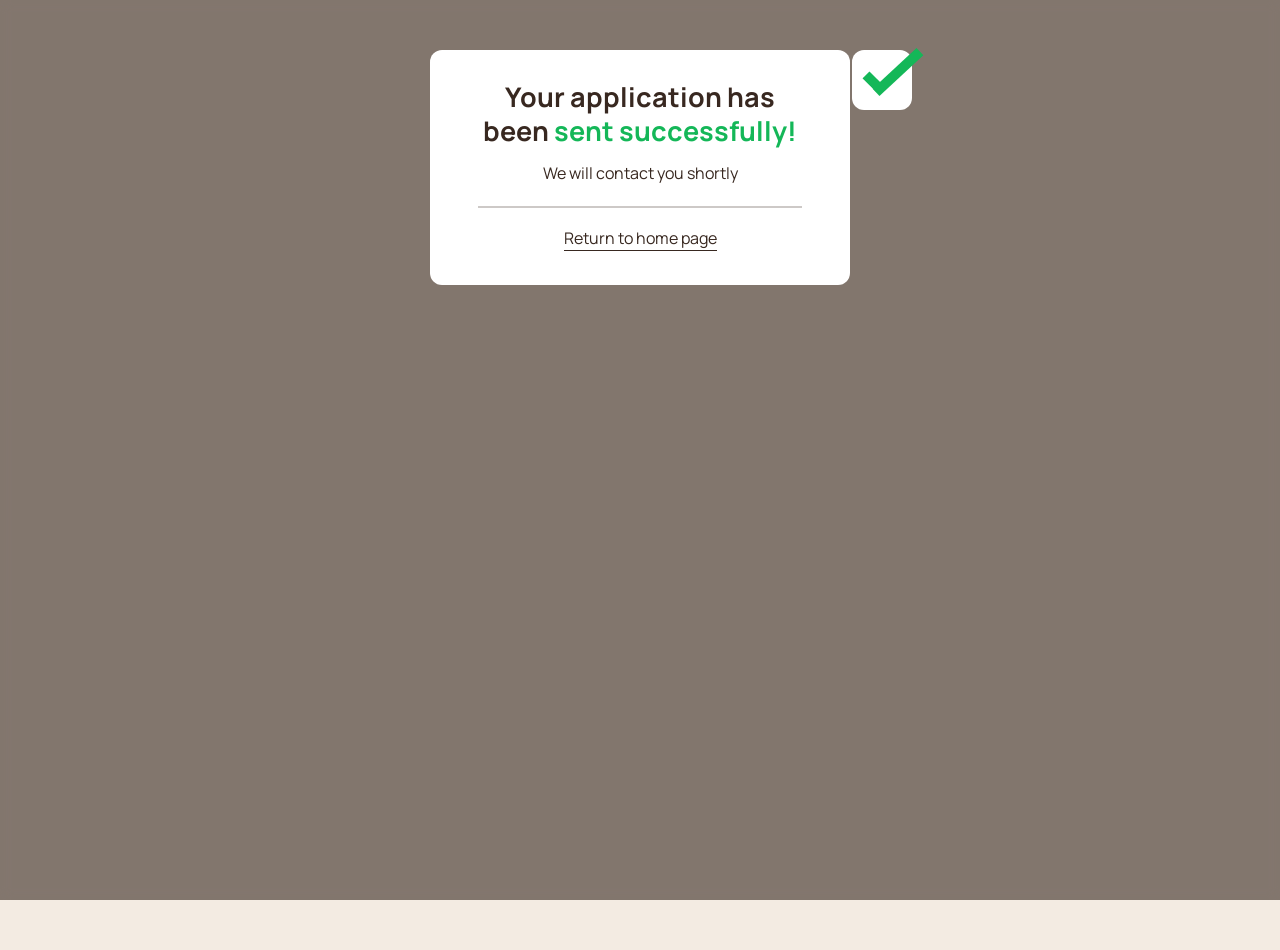
<file: ok.html>
<!doctype html>
<html
    data-wf-page="6a4683b8e5d983a2ebc01521"
    data-wf-site="6a4683b5e5d983a2ebc0140e"
    lang="en"
>
    <!-- Added by HTTrack --><meta
        http-equiv="content-type"
        content="text/html;charset=utf-8"
    /><!-- /Added by HTTrack -->
    <head>
        <meta charset="utf-8" />
        <link href="img/favicon.svg" rel="icon" type="image/svg+xml" />
        <title>Ok</title>
        <meta content="width=device-width, initial-scale=1" name="viewport" />
        <link
            href="css/styles.css"
            rel="stylesheet"
            type="text/css"
        />
        <link href="https://fonts.googleapis.com/" rel="preconnect" />
        <link href="https://fonts.gstatic.com/" rel="preconnect" crossorigin="anonymous" />
        <script src="js/webfont.js" type="text/javascript"></script>
        <script type="text/javascript">
            WebFont.load({
                google: {
                    families: [
                        "Manrope:400,500,600,700,800",
                        "Playfair Display:400,500,600,700,800,900",
                        "Poppins:400,500,600,700,800,900",
                    ],
                },
            });
        </script>
        <script type="text/javascript">
            !(function (o, c) {
                var n = c.documentElement,
                    t = " w-mod-";
                (n.className += t + "js"),
                    ("ontouchstart" in o || (o.DocumentTouch && c instanceof DocumentTouch)) &&
                        (n.className += t + "touch");
            })(window, document);
        </script>
        <style type="text/css">
            .w-webflow-badge {
                display: none !important;
            }
        </style>
    </head>
    <body class="body">
        <div class="bg_ok_form"></div>
        <div class="form_ok">
            <div class="yes-copy-2">
                <a
                    href="#"
                    data-w-id="59ace014-c536-68a1-efea-d5434898533f"
                    style="
                        -webkit-transform: translate3d(0, 0, 0) scale3d(5, 5, 1) rotateX(0) rotateY(0) rotateZ(0)
                            skew(0, 0);
                        -moz-transform: translate3d(0, 0, 0) scale3d(5, 5, 1) rotateX(0) rotateY(0) rotateZ(0)
                            skew(0, 0);
                        -ms-transform: translate3d(0, 0, 0) scale3d(5, 5, 1) rotateX(0) rotateY(0) rotateZ(0) skew(0, 0);
                        transform: translate3d(0, 0, 0) scale3d(5, 5, 1) rotateX(0) rotateY(0) rotateZ(0) skew(0, 0);
                        opacity: 0.07;
                    "
                    class="vnutr-copy w-inline-block"
                    ><div
                        style="
                            -webkit-transform: translate3d(-55px, 55px, 0) scale3d(1, 1, 1) rotateX(0) rotateY(0)
                                rotateZ(-45deg) skew(0, 0);
                            -moz-transform: translate3d(-55px, 55px, 0) scale3d(1, 1, 1) rotateX(0) rotateY(0)
                                rotateZ(-45deg) skew(0, 0);
                            -ms-transform: translate3d(-55px, 55px, 0) scale3d(1, 1, 1) rotateX(0) rotateY(0)
                                rotateZ(-45deg) skew(0, 0);
                            transform: translate3d(-55px, 55px, 0) scale3d(1, 1, 1) rotateX(0) rotateY(0)
                                rotateZ(-45deg) skew(0, 0);
                            opacity: 0;
                        "
                        class="line-o2-2"
                    ></div>
                    <div style="width: 0px" class="line-11"></div
                ></a>
            </div>
            <div class="form-box">
                <h3 class="box-zagolovok">
                    Your application has been <span class="color_green">sent successfully!</span>
                </h3>
                <div class="ok-text">We will contact you shortly</div>
                <div class="line-10"></div>
                <div class="center"><a href="index.html" class="l-2 pri">Return to home page</a></div>
            </div>
        </div>
        <script
            src="js/jquery-3.5.1.min.js"
            type="text/javascript"
        ></script>
        <script
            src="js/1.js"
            type="text/javascript"
        ></script>
        <script
            src="js/2.js"
            type="text/javascript"
        ></script>
        <script
            src="js/3.js"
            type="text/javascript"
        ></script>
        <script
            src="js/5.js"
            type="text/javascript"
        ></script>
    </body>
</html>
</file>
<file: css/styles.css>
html {
  -webkit-text-size-adjust: 100%;
  -ms-text-size-adjust: 100%;
  font-family: sans-serif;
}

body {
  margin: 0;
}

article, aside, details, figcaption, figure, footer, header, hgroup, main, menu, nav, section, summary {
  display: block;
}

audio, canvas, progress, video {
  vertical-align: baseline;
  display: inline-block;
}

audio:not([controls]) {
  height: 0;
  display: none;
}

[hidden], template {
  display: none;
}

a {
  background-color: #0000;
}

a:active, a:hover {
  outline: 0;
}

abbr[title] {
  border-bottom: 1px dotted;
}

b, strong {
  font-weight: bold;
}

dfn {
  font-style: italic;
}

h1 {
  margin: .67em 0;
  font-size: 2em;
}

mark {
  color: #000;
  background: #ff0;
}

small {
  font-size: 80%;
}

sub, sup {
  vertical-align: baseline;
  font-size: 75%;
  line-height: 0;
  position: relative;
}

sup {
  top: -.5em;
}

sub {
  bottom: -.25em;
}

img {
  border: 0;
}

svg:not(:root) {
  overflow: hidden;
}

hr {
  box-sizing: content-box;
  height: 0;
}

pre {
  overflow: auto;
}

code, kbd, pre, samp {
  font-family: monospace;
  font-size: 1em;
}

button, input, optgroup, select, textarea {
  color: inherit;
  font: inherit;
  margin: 0;
}

button {
  overflow: visible;
}

button, select {
  text-transform: none;
}

button, html input[type="button"], input[type="reset"] {
  -webkit-appearance: button;
  cursor: pointer;
}

button[disabled], html input[disabled] {
  cursor: default;
}

button::-moz-focus-inner, input::-moz-focus-inner {
  border: 0;
  padding: 0;
}

input {
  line-height: normal;
}

input[type="checkbox"], input[type="radio"] {
  box-sizing: border-box;
  padding: 0;
}

input[type="number"]::-webkit-inner-spin-button, input[type="number"]::-webkit-outer-spin-button {
  height: auto;
}

input[type="search"] {
  -webkit-appearance: none;
}

input[type="search"]::-webkit-search-cancel-button, input[type="search"]::-webkit-search-decoration {
  -webkit-appearance: none;
}

legend {
  border: 0;
  padding: 0;
}

textarea {
  overflow: auto;
}

optgroup {
  font-weight: bold;
}

table {
  border-collapse: collapse;
  border-spacing: 0;
}

td, th {
  padding: 0;
}

@font-face {
  font-family: webflow-icons;
  src: url("[data-uri]") format("truetype");
  font-weight: normal;
  font-style: normal;
}

[class^="w-icon-"], [class*=" w-icon-"] {
  speak: none;
  font-variant: normal;
  text-transform: none;
  -webkit-font-smoothing: antialiased;
  -moz-osx-font-smoothing: grayscale;
  font-style: normal;
  font-weight: normal;
  line-height: 1;
  font-family: webflow-icons !important;
}

.w-icon-slider-right:before {
  content: "";
}

.w-icon-slider-left:before {
  content: "";
}

.w-icon-nav-menu:before {
  content: "";
}

.w-icon-arrow-down:before, .w-icon-dropdown-toggle:before {
  content: "";
}

.w-icon-file-upload-remove:before {
  content: "";
}

.w-icon-file-upload-icon:before {
  content: "";
}

* {
  box-sizing: border-box;
}

html {
  height: 100%;
}

body {
  color: #333;
  background-color: #fff;
  min-height: 100%;
  margin: 0;
  font-family: Arial, sans-serif;
  font-size: 14px;
  line-height: 20px;
}

img {
  vertical-align: middle;
  max-width: 100%;
  display: inline-block;
}

html.w-mod-touch * {
  background-attachment: scroll !important;
}

.w-block {
  display: block;
}

.w-inline-block {
  max-width: 100%;
  display: inline-block;
}

.w-clearfix:before, .w-clearfix:after {
  content: " ";
  grid-area: 1 / 1 / 2 / 2;
  display: table;
}

.w-clearfix:after {
  clear: both;
}

.w-hidden {
  display: none;
}

.w-button {
  color: #fff;
  line-height: inherit;
  cursor: pointer;
  background-color: #3898ec;
  border: 0;
  border-radius: 0;
  padding: 9px 15px;
  text-decoration: none;
  display: inline-block;
}

input.w-button {
  -webkit-appearance: button;
}

html[data-w-dynpage] [data-w-cloak] {
  color: #0000 !important;
}

.w-code-block {
  margin: unset;
}

pre.w-code-block code {
  all: inherit;
}

pre.w-code-block code > span {
  display: block !important;
}

.w-optimization {
  display: contents;
}

.w-webflow-badge, .w-webflow-badge > img {
  box-sizing: unset;
  width: unset;
  height: unset;
  max-height: unset;
  max-width: unset;
  min-height: unset;
  min-width: unset;
  margin: unset;
  padding: unset;
  float: unset;
  clear: unset;
  border: unset;
  border-radius: unset;
  background: unset;
  background-image: unset;
  background-position: unset;
  background-size: unset;
  background-repeat: unset;
  background-origin: unset;
  background-clip: unset;
  background-attachment: unset;
  background-color: unset;
  box-shadow: unset;
  transform: unset;
  direction: unset;
  font-family: unset;
  font-weight: unset;
  color: unset;
  font-size: unset;
  line-height: unset;
  font-style: unset;
  font-variant: unset;
  text-align: unset;
  letter-spacing: unset;
  -webkit-text-decoration: unset;
  text-decoration: unset;
  text-indent: unset;
  text-transform: unset;
  list-style-type: unset;
  text-shadow: unset;
  vertical-align: unset;
  cursor: unset;
  white-space: unset;
  word-break: unset;
  word-spacing: unset;
  word-wrap: unset;
  transition: unset;
}

.w-webflow-badge {
  white-space: nowrap;
  cursor: pointer;
  box-shadow: 0 0 0 1px #0000001a, 0 1px 3px #0000001a;
  visibility: visible !important;
  opacity: 1 !important;
  z-index: 2147483647 !important;
  color: #aaadb0 !important;
  width: auto !important;
  height: auto !important;
  overflow: unset !important;
  background-color: #fff !important;
  border-radius: 3px !important;
  margin: 0 !important;
  padding: 6px !important;
  font-size: 12px !important;
  line-height: 14px !important;
  text-decoration: none !important;
  display: inline-block !important;
  position: fixed !important;
  inset: auto 12px 12px auto !important;
  transform: none !important;
}

.w-webflow-badge > img {
  position: unset;
  visibility: unset !important;
  opacity: 1 !important;
  vertical-align: middle !important;
  display: inline-block !important;
}

h1, h2, h3, h4, h5, h6 {
  margin-bottom: 10px;
  font-weight: bold;
}

h1 {
  margin-top: 20px;
  font-size: 38px;
  line-height: 44px;
}

h2 {
  margin-top: 20px;
  font-size: 32px;
  line-height: 36px;
}

h3 {
  margin-top: 20px;
  font-size: 24px;
  line-height: 30px;
}

h4 {
  margin-top: 10px;
  font-size: 18px;
  line-height: 24px;
}

h5 {
  margin-top: 10px;
  font-size: 14px;
  line-height: 20px;
}

h6 {
  margin-top: 10px;
  font-size: 12px;
  line-height: 18px;
}

p {
  margin-top: 0;
  margin-bottom: 10px;
}

blockquote {
  border-left: 5px solid #e2e2e2;
  margin: 0 0 10px;
  padding: 10px 20px;
  font-size: 18px;
  line-height: 22px;
}

figure {
  margin: 0 0 10px;
}

figcaption {
  text-align: center;
  margin-top: 5px;
}

ul, ol {
  margin-top: 0;
  margin-bottom: 10px;
  padding-left: 40px;
}

.w-list-unstyled {
  padding-left: 0;
  list-style: none;
}

.w-embed:before, .w-embed:after {
  content: " ";
  grid-area: 1 / 1 / 2 / 2;
  display: table;
}

.w-embed:after {
  clear: both;
}

.w-video {
  width: 100%;
  padding: 0;
  position: relative;
}

.w-video iframe, .w-video object, .w-video embed {
  border: none;
  width: 100%;
  height: 100%;
  position: absolute;
  top: 0;
  left: 0;
}

fieldset {
  border: 0;
  margin: 0;
  padding: 0;
}

button, [type="button"], [type="reset"] {
  cursor: pointer;
  -webkit-appearance: button;
  border: 0;
}

.w-form {
  margin: 0 0 15px;
}

.w-form-done {
  text-align: center;
  background-color: #ddd;
  padding: 20px;
  display: none;
}

.w-form-fail {
  background-color: #ffdede;
  margin-top: 10px;
  padding: 10px;
  display: none;
}

label {
  margin-bottom: 5px;
  font-weight: bold;
  display: block;
}

.w-input, .w-select {
  color: #333;
  vertical-align: middle;
  background-color: #fff;
  border: 1px solid #ccc;
  width: 100%;
  height: 38px;
  margin-bottom: 10px;
  padding: 8px 12px;
  font-size: 14px;
  line-height: 1.42857;
  display: block;
}

.w-input::placeholder, .w-select::placeholder {
  color: #999;
}

.w-input:focus, .w-select:focus {
  border-color: #3898ec;
  outline: 0;
}

.w-input[disabled], .w-select[disabled], .w-input[readonly], .w-select[readonly], fieldset[disabled] .w-input, fieldset[disabled] .w-select {
  cursor: not-allowed;
}

.w-input[disabled]:not(.w-input-disabled), .w-select[disabled]:not(.w-input-disabled), .w-input[readonly], .w-select[readonly], fieldset[disabled]:not(.w-input-disabled) .w-input, fieldset[disabled]:not(.w-input-disabled) .w-select {
  background-color: #eee;
}

textarea.w-input, textarea.w-select {
  height: auto;
}

.w-select {
  background-color: #f3f3f3;
}

.w-select[multiple] {
  height: auto;
}

.w-form-label {
  cursor: pointer;
  margin-bottom: 0;
  font-weight: normal;
  display: inline-block;
}

.w-radio {
  margin-bottom: 5px;
  padding-left: 20px;
  display: block;
}

.w-radio:before, .w-radio:after {
  content: " ";
  grid-area: 1 / 1 / 2 / 2;
  display: table;
}

.w-radio:after {
  clear: both;
}

.w-radio-input {
  float: left;
  margin: 3px 0 0 -20px;
  line-height: normal;
}

.w-file-upload {
  margin-bottom: 10px;
  display: block;
}

.w-file-upload-input {
  opacity: 0;
  z-index: -100;
  width: .1px;
  height: .1px;
  position: absolute;
  overflow: hidden;
}

.w-file-upload-default, .w-file-upload-uploading, .w-file-upload-success {
  color: #333;
  display: inline-block;
}

.w-file-upload-error {
  margin-top: 10px;
  display: block;
}

.w-file-upload-default.w-hidden, .w-file-upload-uploading.w-hidden, .w-file-upload-error.w-hidden, .w-file-upload-success.w-hidden {
  display: none;
}

.w-file-upload-uploading-btn {
  cursor: pointer;
  background-color: #fafafa;
  border: 1px solid #ccc;
  margin: 0;
  padding: 8px 12px;
  font-size: 14px;
  font-weight: normal;
  display: flex;
}

.w-file-upload-file {
  background-color: #fafafa;
  border: 1px solid #ccc;
  flex-grow: 1;
  justify-content: space-between;
  margin: 0;
  padding: 8px 9px 8px 11px;
  display: flex;
}

.w-file-upload-file-name {
  font-size: 14px;
  font-weight: normal;
  display: block;
}

.w-file-remove-link {
  cursor: pointer;
  width: auto;
  height: auto;
  margin-top: 3px;
  margin-left: 10px;
  padding: 3px;
  display: block;
}

.w-icon-file-upload-remove {
  margin: auto;
  font-size: 10px;
}

.w-file-upload-error-msg {
  color: #ea384c;
  padding: 2px 0;
  display: inline-block;
}

.w-file-upload-info {
  padding: 0 12px;
  line-height: 38px;
  display: inline-block;
}

.w-file-upload-label {
  cursor: pointer;
  background-color: #fafafa;
  border: 1px solid #ccc;
  margin: 0;
  padding: 8px 12px;
  font-size: 14px;
  font-weight: normal;
  display: inline-block;
}

.w-icon-file-upload-icon, .w-icon-file-upload-uploading {
  width: 20px;
  margin-right: 8px;
  display: inline-block;
}

.w-icon-file-upload-uploading {
  height: 20px;
}

.w-container {
  max-width: 940px;
  margin-left: auto;
  margin-right: auto;
}

.w-container:before, .w-container:after {
  content: " ";
  grid-area: 1 / 1 / 2 / 2;
  display: table;
}

.w-container:after {
  clear: both;
}

.w-container .w-row {
  margin-left: -10px;
  margin-right: -10px;
}

.w-row:before, .w-row:after {
  content: " ";
  grid-area: 1 / 1 / 2 / 2;
  display: table;
}

.w-row:after {
  clear: both;
}

.w-row .w-row {
  margin-left: 0;
  margin-right: 0;
}

.w-col {
  float: left;
  width: 100%;
  min-height: 1px;
  padding-left: 10px;
  padding-right: 10px;
  position: relative;
}

.w-col .w-col {
  padding-left: 0;
  padding-right: 0;
}

.w-col-1 {
  width: 8.33333%;
}

.w-col-2 {
  width: 16.6667%;
}

.w-col-3 {
  width: 25%;
}

.w-col-4 {
  width: 33.3333%;
}

.w-col-5 {
  width: 41.6667%;
}

.w-col-6 {
  width: 50%;
}

.w-col-7 {
  width: 58.3333%;
}

.w-col-8 {
  width: 66.6667%;
}

.w-col-9 {
  width: 75%;
}

.w-col-10 {
  width: 83.3333%;
}

.w-col-11 {
  width: 91.6667%;
}

.w-col-12 {
  width: 100%;
}

.w-hidden-main {
  display: none !important;
}

@media screen and (max-width: 1140px) {
  .w-container {
    max-width: 728px;
  }

  .w-hidden-main {
    display: inherit !important;
  }

  .w-hidden-medium {
    display: none !important;
  }

  .w-col-medium-1 {
    width: 8.33333%;
  }

  .w-col-medium-2 {
    width: 16.6667%;
  }

  .w-col-medium-3 {
    width: 25%;
  }

  .w-col-medium-4 {
    width: 33.3333%;
  }

  .w-col-medium-5 {
    width: 41.6667%;
  }

  .w-col-medium-6 {
    width: 50%;
  }

  .w-col-medium-7 {
    width: 58.3333%;
  }

  .w-col-medium-8 {
    width: 66.6667%;
  }

  .w-col-medium-9 {
    width: 75%;
  }

  .w-col-medium-10 {
    width: 83.3333%;
  }

  .w-col-medium-11 {
    width: 91.6667%;
  }

  .w-col-medium-12 {
    width: 100%;
  }

  .w-col-stack {
    width: 100%;
    left: auto;
    right: auto;
  }
}

@media screen and (max-width: 767px) {
  .w-hidden-main, .w-hidden-medium {
    display: inherit !important;
  }

  .w-hidden-small {
    display: none !important;
  }

  .w-row, .w-container .w-row {
    margin-left: 0;
    margin-right: 0;
  }

  .w-col {
    width: 100%;
    left: auto;
    right: auto;
  }

  .w-col-small-1 {
    width: 8.33333%;
  }

  .w-col-small-2 {
    width: 16.6667%;
  }

  .w-col-small-3 {
    width: 25%;
  }

  .w-col-small-4 {
    width: 33.3333%;
  }

  .w-col-small-5 {
    width: 41.6667%;
  }

  .w-col-small-6 {
    width: 50%;
  }

  .w-col-small-7 {
    width: 58.3333%;
  }

  .w-col-small-8 {
    width: 66.6667%;
  }

  .w-col-small-9 {
    width: 75%;
  }

  .w-col-small-10 {
    width: 83.3333%;
  }

  .w-col-small-11 {
    width: 91.6667%;
  }

  .w-col-small-12 {
    width: 100%;
  }
}

@media screen and (max-width: 479px) {
  .w-container {
    max-width: none;
  }

  .w-hidden-main, .w-hidden-medium, .w-hidden-small {
    display: inherit !important;
  }

  .w-hidden-tiny {
    display: none !important;
  }

  .w-col {
    width: 100%;
  }

  .w-col-tiny-1 {
    width: 8.33333%;
  }

  .w-col-tiny-2 {
    width: 16.6667%;
  }

  .w-col-tiny-3 {
    width: 25%;
  }

  .w-col-tiny-4 {
    width: 33.3333%;
  }

  .w-col-tiny-5 {
    width: 41.6667%;
  }

  .w-col-tiny-6 {
    width: 50%;
  }

  .w-col-tiny-7 {
    width: 58.3333%;
  }

  .w-col-tiny-8 {
    width: 66.6667%;
  }

  .w-col-tiny-9 {
    width: 75%;
  }

  .w-col-tiny-10 {
    width: 83.3333%;
  }

  .w-col-tiny-11 {
    width: 91.6667%;
  }

  .w-col-tiny-12 {
    width: 100%;
  }
}

.w-widget {
  position: relative;
}

.w-widget-map {
  width: 100%;
  height: 400px;
}

.w-widget-map label {
  width: auto;
  display: inline;
}

.w-widget-map img {
  max-width: inherit;
}

.w-widget-map .gm-style-iw {
  text-align: center;
}

.w-widget-map .gm-style-iw > button {
  display: none !important;
}

.w-widget-twitter {
  overflow: hidden;
}

.w-widget-twitter-count-shim {
  vertical-align: top;
  text-align: center;
  background: #fff;
  border: 1px solid #758696;
  border-radius: 3px;
  width: 28px;
  height: 20px;
  display: inline-block;
  position: relative;
}

.w-widget-twitter-count-shim * {
  pointer-events: none;
  -webkit-user-select: none;
  user-select: none;
}

.w-widget-twitter-count-shim .w-widget-twitter-count-inner {
  text-align: center;
  color: #999;
  font-family: serif;
  font-size: 15px;
  line-height: 12px;
  position: relative;
}

.w-widget-twitter-count-shim .w-widget-twitter-count-clear {
  display: block;
  position: relative;
}

.w-widget-twitter-count-shim.w--large {
  width: 36px;
  height: 28px;
}

.w-widget-twitter-count-shim.w--large .w-widget-twitter-count-inner {
  font-size: 18px;
  line-height: 18px;
}

.w-widget-twitter-count-shim:not(.w--vertical) {
  margin-left: 5px;
  margin-right: 8px;
}

.w-widget-twitter-count-shim:not(.w--vertical).w--large {
  margin-left: 6px;
}

.w-widget-twitter-count-shim:not(.w--vertical):before, .w-widget-twitter-count-shim:not(.w--vertical):after {
  content: " ";
  pointer-events: none;
  border: solid #0000;
  width: 0;
  height: 0;
  position: absolute;
  top: 50%;
  left: 0;
}

.w-widget-twitter-count-shim:not(.w--vertical):before {
  border-width: 4px;
  border-color: #75869600 #5d6c7b #75869600 #75869600;
  margin-top: -4px;
  margin-left: -9px;
}

.w-widget-twitter-count-shim:not(.w--vertical).w--large:before {
  border-width: 5px;
  margin-top: -5px;
  margin-left: -10px;
}

.w-widget-twitter-count-shim:not(.w--vertical):after {
  border-width: 4px;
  border-color: #fff0 #fff #fff0 #fff0;
  margin-top: -4px;
  margin-left: -8px;
}

.w-widget-twitter-count-shim:not(.w--vertical).w--large:after {
  border-width: 5px;
  margin-top: -5px;
  margin-left: -9px;
}

.w-widget-twitter-count-shim.w--vertical {
  width: 61px;
  height: 33px;
  margin-bottom: 8px;
}

.w-widget-twitter-count-shim.w--vertical:before, .w-widget-twitter-count-shim.w--vertical:after {
  content: " ";
  pointer-events: none;
  border: solid #0000;
  width: 0;
  height: 0;
  position: absolute;
  top: 100%;
  left: 50%;
}

.w-widget-twitter-count-shim.w--vertical:before {
  border-width: 5px;
  border-color: #5d6c7b #75869600 #75869600;
  margin-left: -5px;
}

.w-widget-twitter-count-shim.w--vertical:after {
  border-width: 4px;
  border-color: #fff #fff0 #fff0;
  margin-left: -4px;
}

.w-widget-twitter-count-shim.w--vertical .w-widget-twitter-count-inner {
  font-size: 18px;
  line-height: 22px;
}

.w-widget-twitter-count-shim.w--vertical.w--large {
  width: 76px;
}

.w-background-video {
  color: #fff;
  height: 500px;
  position: relative;
  overflow: hidden;
}

.w-background-video > video {
  object-fit: cover;
  z-index: -100;
  background-position: 50%;
  background-size: cover;
  width: 100%;
  height: 100%;
  margin: auto;
  position: absolute;
  inset: -100%;
}

.w-background-video > video::-webkit-media-controls-start-playback-button {
  -webkit-appearance: none;
  display: none !important;
}

.w-background-video--control {
  background-color: #0000;
  padding: 0;
  position: absolute;
  bottom: 1em;
  right: 1em;
}

.w-background-video--control > [hidden] {
  display: none !important;
}

.w-slider {
  text-align: center;
  clear: both;
  -webkit-tap-highlight-color: #0000;
  tap-highlight-color: #0000;
  background: #ddd;
  height: 300px;
  position: relative;
}

.w-slider-mask {
  z-index: 1;
  white-space: nowrap;
  height: 100%;
  display: block;
  position: relative;
  left: 0;
  right: 0;
  overflow: hidden;
}

.w-slide {
  vertical-align: top;
  white-space: normal;
  text-align: left;
  width: 100%;
  height: 100%;
  display: inline-block;
  position: relative;
}

.w-slider-nav {
  z-index: 2;
  text-align: center;
  -webkit-tap-highlight-color: #0000;
  tap-highlight-color: #0000;
  height: 40px;
  margin: auto;
  padding-top: 10px;
  position: absolute;
  inset: auto 0 0;
}

.w-slider-nav.w-round > div {
  border-radius: 100%;
}

.w-slider-nav.w-num > div {
  width: auto;
  height: auto;
  font-size: inherit;
  line-height: inherit;
  padding: .2em .5em;
}

.w-slider-nav.w-shadow > div {
  box-shadow: 0 0 3px #3336;
}

.w-slider-nav-invert {
  color: #fff;
}

.w-slider-nav-invert > div {
  background-color: #2226;
}

.w-slider-nav-invert > div.w-active {
  background-color: #222;
}

.w-slider-dot {
  cursor: pointer;
  background-color: #fff6;
  width: 1em;
  height: 1em;
  margin: 0 3px .5em;
  transition: background-color .1s, color .1s;
  display: inline-block;
  position: relative;
}

.w-slider-dot.w-active {
  background-color: #fff;
}

.w-slider-dot:focus {
  outline: none;
  box-shadow: 0 0 0 2px #fff;
}

.w-slider-dot:focus.w-active {
  box-shadow: none;
}

.w-slider-arrow-left, .w-slider-arrow-right {
  cursor: pointer;
  color: #fff;
  -webkit-tap-highlight-color: #0000;
  tap-highlight-color: #0000;
  -webkit-user-select: none;
  user-select: none;
  width: 80px;
  margin: auto;
  font-size: 40px;
  position: absolute;
  inset: 0;
  overflow: hidden;
}

.w-slider-arrow-left [class^="w-icon-"], .w-slider-arrow-right [class^="w-icon-"], .w-slider-arrow-left [class*=" w-icon-"], .w-slider-arrow-right [class*=" w-icon-"] {
  position: absolute;
}

.w-slider-arrow-left:focus, .w-slider-arrow-right:focus {
  outline: 0;
}

.w-slider-arrow-left {
  z-index: 3;
  right: auto;
}

.w-slider-arrow-right {
  z-index: 4;
  left: auto;
}

.w-icon-slider-left, .w-icon-slider-right {
  width: 1em;
  height: 1em;
  margin: auto;
  inset: 0;
}

.w-slider-aria-label {
  clip: rect(0 0 0 0);
  border: 0;
  width: 1px;
  height: 1px;
  margin: -1px;
  padding: 0;
  position: absolute;
  overflow: hidden;
}

.w-slider-force-show {
  display: block !important;
}

.w-dropdown {
  text-align: left;
  z-index: 900;
  margin-left: auto;
  margin-right: auto;
  display: inline-block;
  position: relative;
}

.w-dropdown-btn, .w-dropdown-toggle, .w-dropdown-link {
  vertical-align: top;
  color: #222;
  text-align: left;
  white-space: nowrap;
  margin-left: auto;
  margin-right: auto;
  padding: 20px;
  text-decoration: none;
  position: relative;
}

.w-dropdown-toggle {
  -webkit-user-select: none;
  user-select: none;
  cursor: pointer;
  padding-right: 40px;
  display: inline-block;
}

.w-dropdown-toggle:focus {
  outline: 0;
}

.w-icon-dropdown-toggle {
  width: 1em;
  height: 1em;
  margin: auto 20px auto auto;
  position: absolute;
  top: 0;
  bottom: 0;
  right: 0;
}

.w-dropdown-list {
  background: #ddd;
  min-width: 100%;
  display: none;
  position: absolute;
}

.w-dropdown-list.w--open {
  display: block;
}

.w-dropdown-link {
  color: #222;
  padding: 10px 20px;
  display: block;
}

.w-dropdown-link.w--current {
  color: #0082f3;
}

.w-dropdown-link:focus {
  outline: 0;
}

.w-lightbox-backdrop {
  cursor: auto;
  letter-spacing: normal;
  text-indent: 0;
  text-shadow: none;
  text-transform: none;
  visibility: visible;
  white-space: normal;
  word-break: normal;
  word-spacing: normal;
  word-wrap: normal;
  color: #fff;
  text-align: center;
  z-index: 2000;
  opacity: 0;
  -webkit-user-select: none;
  -moz-user-select: none;
  -webkit-tap-highlight-color: transparent;
  background: #000000e6;
  outline: 0;
  font-family: Helvetica Neue, Helvetica, Ubuntu, Segoe UI, Verdana, sans-serif;
  font-size: 17px;
  font-style: normal;
  font-weight: 300;
  line-height: 1.2;
  list-style: disc;
  position: fixed;
  inset: 0;
  -webkit-transform: translate(0);
}

.w-lightbox-backdrop, .w-lightbox-container {
  -webkit-overflow-scrolling: touch;
  height: 100%;
  overflow: auto;
}

.w-lightbox-content {
  height: 100vh;
  position: relative;
  overflow: hidden;
}

.w-lightbox-view {
  opacity: 0;
  width: 100vw;
  height: 100vh;
  position: absolute;
}

.w-lightbox-view:before {
  content: "";
  height: 100vh;
}

.w-lightbox-group, .w-lightbox-group .w-lightbox-view, .w-lightbox-group .w-lightbox-view:before {
  height: 86vh;
}

.w-lightbox-frame, .w-lightbox-view:before {
  vertical-align: middle;
  display: inline-block;
}

.w-lightbox-figure {
  margin: 0;
  position: relative;
}

.w-lightbox-group .w-lightbox-figure {
  cursor: pointer;
}

.w-lightbox-img {
  width: auto;
  max-width: none;
  height: auto;
}

.w-lightbox-image {
  float: none;
  max-width: 100vw;
  max-height: 100vh;
  display: block;
}

.w-lightbox-group .w-lightbox-image {
  max-height: 86vh;
}

.w-lightbox-caption {
  text-align: left;
  text-overflow: ellipsis;
  white-space: nowrap;
  background: #0006;
  padding: .5em 1em;
  position: absolute;
  bottom: 0;
  left: 0;
  right: 0;
  overflow: hidden;
}

.w-lightbox-embed {
  width: 100%;
  height: 100%;
  position: absolute;
  inset: 0;
}

.w-lightbox-control {
  cursor: pointer;
  background-position: center;
  background-repeat: no-repeat;
  background-size: 24px;
  width: 4em;
  transition: all .3s;
  position: absolute;
  top: 0;
}

.w-lightbox-left {
  background-image: url("[data-uri]");
  display: none;
  bottom: 0;
  left: 0;
}

.w-lightbox-right {
  background-image: url("[data-uri]");
  display: none;
  bottom: 0;
  right: 0;
}

.w-lightbox-close {
  background-image: url("[data-uri]");
  background-size: 18px;
  height: 2.6em;
  right: 0;
}

.w-lightbox-strip {
  white-space: nowrap;
  padding: 0 1vh;
  line-height: 0;
  position: absolute;
  bottom: 0;
  left: 0;
  right: 0;
  overflow: auto hidden;
}

.w-lightbox-item {
  box-sizing: content-box;
  cursor: pointer;
  width: 10vh;
  padding: 2vh 1vh;
  display: inline-block;
  -webkit-transform: translate3d(0, 0, 0);
}

.w-lightbox-active {
  opacity: .3;
}

.w-lightbox-thumbnail {
  background: #222;
  height: 10vh;
  position: relative;
  overflow: hidden;
}

.w-lightbox-thumbnail-image {
  position: absolute;
  top: 0;
  left: 0;
}

.w-lightbox-thumbnail .w-lightbox-tall {
  width: 100%;
  top: 50%;
  transform: translate(0, -50%);
}

.w-lightbox-thumbnail .w-lightbox-wide {
  height: 100%;
  left: 50%;
  transform: translate(-50%);
}

.w-lightbox-spinner {
  box-sizing: border-box;
  border: 5px solid #0006;
  border-radius: 50%;
  width: 40px;
  height: 40px;
  margin-top: -20px;
  margin-left: -20px;
  animation: .8s linear infinite spin;
  position: absolute;
  top: 50%;
  left: 50%;
}

.w-lightbox-spinner:after {
  content: "";
  border: 3px solid #0000;
  border-bottom-color: #fff;
  border-radius: 50%;
  position: absolute;
  inset: -4px;
}

.w-lightbox-hide {
  display: none;
}

.w-lightbox-noscroll {
  overflow: hidden;
}

@media (min-width: 768px) {
  .w-lightbox-content {
    height: 96vh;
    margin-top: 2vh;
  }

  .w-lightbox-view, .w-lightbox-view:before {
    height: 96vh;
  }

  .w-lightbox-group, .w-lightbox-group .w-lightbox-view, .w-lightbox-group .w-lightbox-view:before {
    height: 84vh;
  }

  .w-lightbox-image {
    max-width: 96vw;
    max-height: 96vh;
  }

  .w-lightbox-group .w-lightbox-image {
    max-width: 82.3vw;
    max-height: 84vh;
  }

  .w-lightbox-left, .w-lightbox-right {
    opacity: .5;
    display: block;
  }

  .w-lightbox-close {
    opacity: .8;
  }

  .w-lightbox-control:hover {
    opacity: 1;
  }
}

.w-lightbox-inactive, .w-lightbox-inactive:hover {
  opacity: 0;
}

.w-richtext:before, .w-richtext:after {
  content: " ";
  grid-area: 1 / 1 / 2 / 2;
  display: table;
}

.w-richtext:after {
  clear: both;
}

.w-richtext[contenteditable="true"]:before, .w-richtext[contenteditable="true"]:after {
  white-space: initial;
}

.w-richtext ol, .w-richtext ul {
  overflow: hidden;
}

.w-richtext .w-richtext-figure-selected.w-richtext-figure-type-video div:after, .w-richtext .w-richtext-figure-selected[data-rt-type="video"] div:after, .w-richtext .w-richtext-figure-selected.w-richtext-figure-type-image div, .w-richtext .w-richtext-figure-selected[data-rt-type="image"] div {
  outline: 2px solid #2895f7;
}

.w-richtext figure.w-richtext-figure-type-video > div:after, .w-richtext figure[data-rt-type="video"] > div:after {
  content: "";
  display: none;
  position: absolute;
  inset: 0;
}

.w-richtext figure {
  max-width: 60%;
  position: relative;
}

.w-richtext figure > div:before {
  cursor: default !important;
}

.w-richtext figure img {
  width: 100%;
}

.w-richtext figure figcaption.w-richtext-figcaption-placeholder {
  opacity: .6;
}

.w-richtext figure div {
  color: #0000;
  font-size: 0;
}

.w-richtext figure.w-richtext-figure-type-image, .w-richtext figure[data-rt-type="image"] {
  display: table;
}

.w-richtext figure.w-richtext-figure-type-image > div, .w-richtext figure[data-rt-type="image"] > div {
  display: inline-block;
}

.w-richtext figure.w-richtext-figure-type-image > figcaption, .w-richtext figure[data-rt-type="image"] > figcaption {
  caption-side: bottom;
  display: table-caption;
}

.w-richtext figure.w-richtext-figure-type-video, .w-richtext figure[data-rt-type="video"] {
  width: 60%;
  height: 0;
}

.w-richtext figure.w-richtext-figure-type-video iframe, .w-richtext figure[data-rt-type="video"] iframe {
  width: 100%;
  height: 100%;
  position: absolute;
  top: 0;
  left: 0;
}

.w-richtext figure.w-richtext-figure-type-video > div, .w-richtext figure[data-rt-type="video"] > div {
  width: 100%;
}

.w-richtext figure.w-richtext-align-center {
  clear: both;
  margin-left: auto;
  margin-right: auto;
}

.w-richtext figure.w-richtext-align-center.w-richtext-figure-type-image > div, .w-richtext figure.w-richtext-align-center[data-rt-type="image"] > div {
  max-width: 100%;
}

.w-richtext figure.w-richtext-align-normal {
  clear: both;
}

.w-richtext figure.w-richtext-align-fullwidth {
  text-align: center;
  clear: both;
  width: 100%;
  max-width: 100%;
  margin-left: auto;
  margin-right: auto;
  display: block;
}

.w-richtext figure.w-richtext-align-fullwidth > div {
  padding-bottom: inherit;
  display: inline-block;
}

.w-richtext figure.w-richtext-align-fullwidth > figcaption {
  display: block;
}

.w-richtext figure.w-richtext-align-floatleft {
  float: left;
  clear: none;
  margin-right: 15px;
}

.w-richtext figure.w-richtext-align-floatright {
  float: right;
  clear: none;
  margin-left: 15px;
}

.w-nav {
  z-index: 1000;
  background: #ddd;
  position: relative;
}

.w-nav:before, .w-nav:after {
  content: " ";
  grid-area: 1 / 1 / 2 / 2;
  display: table;
}

.w-nav:after {
  clear: both;
}

.w-nav-brand {
  float: left;
  color: #333;
  text-decoration: none;
  position: relative;
}

.w-nav-link {
  vertical-align: top;
  color: #222;
  text-align: left;
  margin-left: auto;
  margin-right: auto;
  padding: 20px;
  text-decoration: none;
  display: inline-block;
  position: relative;
}

.w-nav-link.w--current {
  color: #0082f3;
}

.w-nav-menu {
  float: right;
  position: relative;
}

[data-nav-menu-open] {
  text-align: center;
  background: #c8c8c8;
  min-width: 200px;
  position: absolute;
  top: 100%;
  left: 0;
  right: 0;
  overflow: visible;
  display: block !important;
}

.w--nav-link-open {
  display: block;
  position: relative;
}

.w-nav-overlay {
  width: 100%;
  display: none;
  position: absolute;
  top: 100%;
  left: 0;
  right: 0;
  overflow: hidden;
}

.w-nav-overlay [data-nav-menu-open] {
  top: 0;
}

.w-nav[data-animation="over-left"] .w-nav-overlay {
  width: auto;
}

.w-nav[data-animation="over-left"] .w-nav-overlay, .w-nav[data-animation="over-left"] [data-nav-menu-open] {
  z-index: 1;
  top: 0;
  right: auto;
}

.w-nav[data-animation="over-right"] .w-nav-overlay {
  width: auto;
}

.w-nav[data-animation="over-right"] .w-nav-overlay, .w-nav[data-animation="over-right"] [data-nav-menu-open] {
  z-index: 1;
  top: 0;
  left: auto;
}

.w-nav-button {
  float: right;
  cursor: pointer;
  -webkit-tap-highlight-color: #0000;
  tap-highlight-color: #0000;
  -webkit-user-select: none;
  user-select: none;
  padding: 18px;
  font-size: 24px;
  display: none;
  position: relative;
}

.w-nav-button:focus {
  outline: 0;
}

.w-nav-button.w--open {
  color: #fff;
  background-color: #c8c8c8;
}

.w-nav[data-collapse="all"] .w-nav-menu {
  display: none;
}

.w-nav[data-collapse="all"] .w-nav-button, .w--nav-dropdown-open, .w--nav-dropdown-toggle-open {
  display: block;
}

.w--nav-dropdown-list-open {
  position: static;
}

@media screen and (max-width: 1140px) {
  .w-nav[data-collapse="medium"] .w-nav-menu {
    display: none;
  }

  .w-nav[data-collapse="medium"] .w-nav-button {
    display: block;
  }
}

@media screen and (max-width: 767px) {
  .w-nav[data-collapse="small"] .w-nav-menu {
    display: none;
  }

  .w-nav[data-collapse="small"] .w-nav-button {
    display: block;
  }

  .w-nav-brand {
    padding-left: 10px;
  }
}

@media screen and (max-width: 479px) {
  .w-nav[data-collapse="tiny"] .w-nav-menu {
    display: none;
  }

  .w-nav[data-collapse="tiny"] .w-nav-button {
    display: block;
  }
}

.w-tabs {
  position: relative;
}

.w-tabs:before, .w-tabs:after {
  content: " ";
  grid-area: 1 / 1 / 2 / 2;
  display: table;
}

.w-tabs:after {
  clear: both;
}

.w-tab-menu {
  position: relative;
}

.w-tab-link {
  vertical-align: top;
  text-align: left;
  cursor: pointer;
  color: #222;
  background-color: #ddd;
  padding: 9px 30px;
  text-decoration: none;
  display: inline-block;
  position: relative;
}

.w-tab-link.w--current {
  background-color: #c8c8c8;
}

.w-tab-link:focus {
  outline: 0;
}

.w-tab-content {
  display: block;
  position: relative;
  overflow: hidden;
}

.w-tab-pane {
  display: none;
  position: relative;
}

.w--tab-active {
  display: block;
}

@media screen and (max-width: 479px) {
  .w-tab-link {
    display: block;
  }
}

.w-ix-emptyfix:after {
  content: "";
}

@keyframes spin {
  0% {
    transform: rotate(0);
  }

  100% {
    transform: rotate(360deg);
  }
}

.w-dyn-empty {
  background-color: #ddd;
  padding: 10px;
}

.w-dyn-hide, .w-dyn-bind-empty, .w-condition-invisible {
  display: none !important;
}

.wf-layout-layout {
  display: grid;
}

.w-layout-grid {
  grid-row-gap: 16px;
  grid-column-gap: 16px;
  grid-template-rows: auto auto;
  grid-template-columns: 1fr 1fr;
  grid-auto-columns: 1fr;
  display: grid;
}

:root {
  --black: #333;
  --cream: #f3ebe2;
  --white: white;
  --brown: #382820;
  --dark_brown: #1d130d;
}

h1 {
  color: var(--black);
  margin-top: 0;
  margin-bottom: 0;
  font-size: 38px;
  font-weight: 700;
  line-height: 44px;
}

h2 {
  font-size: 32px;
  font-weight: 700;
  line-height: 36px;
}

h3 {
  margin-top: 20px;
  margin-bottom: 10px;
  font-size: 24px;
  font-weight: 700;
  line-height: 30px;
}

h4 {
  margin-top: 10px;
  margin-bottom: 10px;
  font-size: 18px;
  font-weight: 700;
  line-height: 24px;
}

h5 {
  margin-top: 10px;
  margin-bottom: 10px;
  font-size: 14px;
  font-weight: 700;
  line-height: 20px;
}

h6 {
  margin-top: 10px;
  margin-bottom: 10px;
  font-size: 12px;
  font-weight: 700;
  line-height: 18px;
}

p {
  color: #000;
  margin-bottom: 5px;
}

a {
  display: block;
}

img {
  max-width: 100%;
  display: inline-block;
}

.img-logo {
  height: 100%;
  display: block;
}

.link-logo {
  float: right;
  border-radius: 50%;
  width: 3vw;
  height: 3vw;
  margin-left: 5%;
  overflow: hidden;
  box-shadow: 0 0 6px #333;
}

.navbar {
  opacity: 1;
  background-color: #0000;
  height: 75px;
  transition: all .5s;
  position: fixed;
  top: 0;
  left: 0;
  right: 0;
}

.navbar:hover {
  opacity: 1;
  transform: translate(0);
}

.navlink {
  color: #fff;
  text-transform: uppercase;
  width: 100%;
  padding: 10px 15px;
  font-family: Arial, Helvetica Neue, Helvetica, sans-serif;
  font-weight: 700;
  transition: color .3s;
}

.navlink:hover, .navlink.w--current {
  color: #333;
}

.menu-btn {
  color: #7a4e85;
  text-align: center;
  background-color: #f2f2f2;
  border: 1px solid #7a4e85;
  margin-top: 5px;
  margin-right: 1%;
  padding: 5px;
}

.menu-btn:hover {
  color: #fff;
  background-color: #7a4e85;
  border-color: #f2f2f2;
}

.menu-btn.w--open {
  z-index: 2;
  background-color: #7a4e85;
  border-color: #f2f2f2;
}

.main-menu {
  background-color: #7a4e85;
  width: 205px;
  padding-top: 109px;
  right: 0;
}

.m-text {
  float: left;
  margin-left: 5px;
  font-size: 10px;
}

.m-icon {
  float: left;
  margin-top: 6px;
  margin-left: 6px;
}

.body {
  background-color: var(--cream);
  height: auto;
  color: var(--white);
  font-family: Manrope, sans-serif;
  font-size: 16px;
}

.lb {
  z-index: 99;
  cursor: pointer;
  background-color: #ffffff80;
  height: 100vh;
  display: none;
  position: fixed;
  inset: 0;
}

.box {
  z-index: 100;
  background-color: #fff;
  border-radius: 5px;
  max-width: 750px;
  margin-left: auto;
  margin-right: auto;
  padding: 0;
  display: none;
  position: fixed;
  top: 15%;
  left: 0%;
  right: 0%;
  overflow: visible;
}

.p {
  color: #000;
  font-size: 14px;
}

.p.otst-niz {
  margin-bottom: 25px;
}

.privacy-section-yes {
  background-color: #f5f5f4;
  flex-direction: column;
  justify-content: center;
  align-items: center;
  min-height: 100vh;
  padding-top: 50px;
  padding-bottom: 50px;
  display: flex;
}

.z-of-privacy {
  background-color: #fff;
  width: 100%;
  max-width: 1200px;
  margin-left: auto;
  margin-right: auto;
  padding: 40px 50px;
  display: block;
}

.h2-privacy {
  color: var(--black);
  text-align: center;
  margin-top: 0;
  margin-bottom: 30px;
}

.center {
  text-align: center;
  align-items: center;
}

.l {
  color: #1b96c9;
  text-decoration: none;
  transition: all .555s;
  display: inline;
  box-shadow: 0 1px #2ca8db80;
}

.l:hover {
  color: #333;
  box-shadow: 6px 9px 0 -9px #2ca8db80;
}

.l.pri {
  font-size: 14px;
}

.section_1 {
  background-image: none;
  background-size: auto;
  min-height: 68vh;
  padding-bottom: 48px;
  position: relative;
  overflow: hidden;
}

.container {
  max-width: 1140px;
  margin-left: auto;
  margin-right: auto;
}

.container.flex {
  justify-content: space-between;
  align-items: center;
  margin-top: 0;
  display: flex;
}

.container.z-index {
  z-index: 2;
  position: relative;
}

.container.realative {
  position: relative;
}

.navbar-2 {
  z-index: 90;
  filter: drop-shadow(0 2px 5px #38282040);
  background-color: #f3ebe2;
  justify-content: flex-start;
  align-items: center;
  height: auto;
  padding-top: 20px;
  padding-bottom: 20px;
  display: block;
  position: fixed;
  inset: 0% 0% auto;
}

.logo_nav {
  color: var(--brown);
  font-family: Playfair Display, sans-serif;
  font-size: 28px;
  font-weight: 700;
  line-height: 100%;
}

.item_nav {
  grid-column-gap: 0px;
  grid-row-gap: 0px;
  color: var(--brown);
  flex-flow: column;
  margin-top: 10px;
  margin-bottom: 0;
  padding-left: 0;
  text-decoration: none;
  display: flex;
}

.item {
  font-size: 20px;
  font-weight: 500;
}

.line_item {
  background-color: var(--brown);
  border-radius: 2px;
  height: 2px;
}

.nav-menu {
  grid-column-gap: 60px;
  grid-row-gap: 60px;
  justify-content: flex-start;
  align-items: center;
  margin-left: auto;
  margin-right: auto;
  display: flex;
}

.btn_nav {
  background-color: var(--brown);
  border-radius: 12px;
  justify-content: center;
  align-items: center;
  height: 44px;
  padding: 9px 24px;
  font-size: 20px;
  font-weight: 700;
  transition: all .5s;
  display: flex;
}

.btn_nav:hover {
  background-color: var(--dark_brown);
  box-shadow: 0 4px 12px 0 var(--dark_brown);
}

.main_image {
  aspect-ratio: auto;
  background-image: url("../img/Main.jpg");
  background-position: 50%;
  background-size: cover;
  height: 100%;
  padding-top: 0;
  position: absolute;
  inset: 0% 0% auto;
  overflow: hidden;
}

.left_main {
  flex-flow: column;
  justify-content: center;
  align-items: flex-start;
  width: 700px;
  margin-top: 155px;
  display: flex;
}

.h1 {
  color: var(--white);
  margin-bottom: 40px;
  font-family: Poppins, sans-serif;
  font-size: 60px;
  line-height: 110%;
}

.text_1 {
  margin-bottom: 60px;
  font-size: 20px;
  line-height: 150%;
}

.btn_1 {
  background-color: var(--white);
  width: 200px;
  height: 48px;
  color: var(--brown);
  border-radius: 12px;
  justify-content: center;
  align-items: center;
  padding-left: 32px;
  padding-right: 32px;
  font-size: 20px;
  font-weight: 700;
  transition: all .444s;
  display: flex;
}

.btn_1:hover {
  background-color: var(--cream);
  box-shadow: 0 4px 12px 0 var(--cream);
  color: var(--brown);
  transform: translate(0, -2px);
}

.section_2 {
  min-height: 32vh;
  padding-top: 70px;
  padding-bottom: 70px;
}

.all_block_2 {
  grid-column-gap: 120px;
  grid-row-gap: 120px;
  justify-content: center;
  align-items: center;
  display: flex;
}

.logo-text_2 {
  flex-flow: column;
  justify-content: center;
  align-items: center;
  width: 150px;
  display: flex;
}

.logo_2 {
  width: 80px;
  max-width: none;
  height: 80px;
  color: var(--white);
  margin-bottom: 24px;
}

.logo_2.scale {
  transform: scale(1.1);
}

.logo_2.scale_2 {
  transform: scale(1.25);
}

.svg {
  color: var(--brown);
}

.text_2 {
  color: var(--brown);
  font-size: 24px;
  font-weight: 700;
  line-height: 100%;
}

.svg-2, .svg-3, .svg-4 {
  color: var(--brown);
}

.section_3 {
  background-color: var(--white);
  padding-top: 80px;
  padding-bottom: 80px;
}

.h2 {
  color: var(--brown);
  text-align: center;
  margin-top: 0;
  margin-bottom: 50px;
  font-family: Poppins, sans-serif;
  font-size: 48px;
  line-height: 100%;
}

.h2.center {
  text-align: left;
  margin-bottom: 40px;
  margin-left: 330px;
  margin-right: auto;
}

.h2.padding_24 {
  margin-bottom: 24px;
}

.card_3_wrapped {
  background-color: var(--cream);
  border-radius: 12px;
  padding: 20px;
}

.image_3_wrapped {
  border-radius: 8px;
  width: 100%;
  max-width: 230px;
  height: auto;
  margin-bottom: 20px;
  overflow: hidden;
}

.card_image_3 {
  box-sizing: border-box;
  aspect-ratio: auto;
  object-fit: cover;
  object-position: 50% 100%;
  border-radius: 8px;
  width: 100%;
  max-width: none;
  height: auto;
}

.title_3 {
  color: var(--brown);
  margin-bottom: 12px;
  font-size: 24px;
  font-weight: 700;
}

.text_3 {
  color: var(--brown);
  margin-bottom: 0;
  font-size: 16px;
  font-weight: 400;
  line-height: 150%;
}

.price-btn {
  justify-content: space-between;
  align-items: center;
  display: flex;
}

.price {
  color: var(--brown);
  font-size: 20px;
  font-weight: 700;
}

.btn_3 {
  background-color: var(--brown);
  border-radius: 12px;
  justify-content: center;
  align-items: center;
  width: 120px;
  height: 44px;
  padding-top: 9px;
  padding-bottom: 9px;
  font-size: 20px;
  font-weight: 700;
  transition: all .5s;
  display: flex;
}

.btn_3:hover {
  background-color: var(--dark_brown);
  box-shadow: 0 4px 12px 0 var(--dark_brown);
}

.slider {
  grid-column-gap: 0px;
  grid-row-gap: 0px;
  background-color: var(--white);
  border-radius: 12px;
  flex-flow: row;
  width: 100%;
  height: auto;
  display: flex;
}

.slide {
  vertical-align: baseline;
  width: 267px;
  height: auto;
  margin-right: 24px;
}

.slide-nav {
  display: none;
}

.left-arrow {
  background-color: var(--brown);
  width: 35px;
  height: 35px;
  color: var(--brown);
  border-radius: 50px;
  font-size: 18px;
  inset: -90px auto auto 0%;
}

.right_arrow {
  background-color: var(--brown);
  width: 35px;
  height: 35px;
  color: var(--brown);
  border-radius: 50px;
  font-size: 18px;
  inset: -90px 0 auto 1105px;
}

.mask {
  width: 100%;
}

.section_4 {
  background-color: var(--white);
  padding-top: 0;
  padding-bottom: 80px;
}

.section_5 {
  height: auto;
  padding-top: 80px;
  padding-bottom: 80px;
}

.image_5_1 {
  width: 450px;
  max-width: none;
  position: relative;
  inset: 20px auto auto 0;
  overflow: visible;
  transform: scale(1.5);
}

.image_5_2 {
  width: 400px;
  max-width: none;
  transform-style: preserve-3d;
  position: absolute;
  inset: -20px -120px auto auto;
  overflow: clip;
  transform: rotateX(0)rotateY(180deg)rotateZ(0);
}

.image_5_wrapped {
  width: 500px;
  height: 340px;
  position: absolute;
  inset: -80px auto auto -120px;
  overflow: hidden;
}

.section_6 {
  background-color: var(--white);
  padding-top: 80px;
  padding-bottom: 120px;
}

.left-arrow-2, .right-arrow {
  display: none;
}

.slide-3 {
  background-color: var(--cream);
  border-radius: 12px;
  width: 364px;
  height: auto;
  margin-right: 24px;
  padding: 20px;
}

.slider-2 {
  background-color: var(--white);
  border-radius: 12px;
  height: auto;
}

.slide-nav-2 {
  color: var(--white);
  font-size: 14px;
  inset: auto 0% -50px;
}

.avatar-name_6 {
  grid-column-gap: 16px;
  grid-row-gap: 16px;
  justify-content: flex-start;
  align-items: center;
  display: flex;
}

.avatar_6 {
  border-radius: 50px;
  width: 50px;
  height: 50px;
}

.name_6 {
  grid-column-gap: 2px;
  grid-row-gap: 2px;
  flex-flow: column;
  display: flex;
}

.name {
  color: var(--brown);
  font-size: 18px;
  font-weight: 700;
}

.job {
  color: var(--brown);
  font-size: 14px;
  font-weight: 400;
}

.all_stars {
  grid-column-gap: 4px;
  grid-row-gap: 4px;
  justify-content: flex-start;
  align-items: center;
  margin-top: -20px;
  display: flex;
}

.star {
  width: 14px;
}

.avatar-stars {
  justify-content: space-between;
  align-items: center;
  margin-bottom: 20px;
  display: flex;
}

.svg-5 {
  color: #ffb800;
}

.text_6 {
  color: var(--brown);
  line-height: 150%;
}

.mask-2 {
  height: auto;
}

.icon-5, .icon-6 {
  display: none;
}

.btn-icon {
  grid-column-gap: 12px;
  grid-row-gap: 12px;
  background-color: var(--brown);
  border-radius: 12px;
  justify-content: center;
  align-items: center;
  width: 212px;
  height: 44px;
  margin-left: 330px;
  padding-left: 24px;
  padding-right: 24px;
  text-decoration: none;
  transition: all .333s;
  display: flex;
}

.btn-icon:hover {
  background-color: var(--dark_brown);
  box-shadow: 0 4px 12px 0 var(--dark_brown);
  justify-content: center;
  align-items: center;
  padding-left: 24px;
}

.text_5_btn {
  color: var(--white);
  text-decoration: none;
  -webkit-text-decoration-color: var(--white);
  text-decoration-color: var(--white);
  font-family: Manrope, sans-serif;
  font-size: 20px;
  font-weight: 700;
}

.icon_5 {
  width: 24px;
  height: 24px;
  color: var(--white);
}

.section_7 {
  height: auto;
  padding-top: 70px;
  padding-bottom: 70px;
}

.text_7 {
  color: var(--brown);
  text-align: center;
  margin-bottom: 40px;
  font-size: 16px;
  font-weight: 400;
  line-height: 150%;
}

.text-field {
  width: 482px;
  height: 45px;
  color: var(--brown);
  border-radius: 12px;
  margin-bottom: 0;
  padding-left: 52px;
}

.form {
  grid-column-gap: 24px;
  grid-row-gap: 24px;
  justify-content: flex-start;
  align-items: center;
  margin-left: 236px;
  display: flex;
  position: relative;
}

.submit-button {
  background-color: var(--brown);
  border-radius: 12px;
  width: 160px;
  height: 45px;
  font-size: 20px;
  font-weight: 700;
  transition: all .5s;
}

.submit-button:hover {
  background-color: var(--dark_brown);
  box-shadow: 0 4px 12px 0 var(--dark_brown);
}

.icon_7 {
  width: 20px;
  height: 15px;
  position: absolute;
  inset: 15px auto auto 20px;
}

.svg-6 {
  color: var(--brown);
}

.arrow_3 {
  background-color: var(--white);
  width: 35px;
  height: 35px;
}

.svg-7, .path {
  background-color: var(--white);
}

.arrow_4 {
  background-color: var(--white);
  width: 35px;
  height: 35px;
  transform-style: preserve-3d;
  transform: rotateX(0)rotateY(180deg)rotateZ(0);
}

.image_7_1 {
  box-sizing: border-box;
  aspect-ratio: auto;
  height: 300px;
  position: relative;
  inset: -40px auto auto -140px;
}

.image_7_2 {
  box-sizing: border-box;
  aspect-ratio: auto;
  position: absolute;
  inset: 0% -130px auto auto;
}

.section_8 {
  background-color: var(--brown);
  padding-top: 80px;
  padding-bottom: 60px;
}

.footer_all {
  justify-content: space-between;
  align-items: flex-start;
  margin-bottom: 40px;
  display: flex;
}

.logo-social {
  flex-flow: column;
  width: auto;
  height: auto;
  display: flex;
}

.logo_footer {
  color: var(--white);
  margin-bottom: 24px;
  font-family: Playfair Display, sans-serif;
  font-size: 28px;
  font-weight: 700;
  line-height: 100%;
}

.social {
  margin-bottom: 16px;
  font-size: 20px;
  font-weight: 700;
}

.all_logos {
  grid-column-gap: 14px;
  grid-row-gap: 14px;
  justify-content: flex-start;
  align-items: center;
  display: flex;
}

.instagram {
  width: 20px;
  height: 20px;
  color: var(--white);
  text-decoration: none;
  transition: all .5s;
}

.instagram:hover {
  transform: scale(1.3);
}

.svg_1_form {
  width: 50px;
  height: 50px;
  color: var(--brown);
}

.svg-9 {
  width: 20px;
  height: 20px;
}

.svg-10 {
  width: 20px;
}

.company {
  width: 105px;
}

.title-footer {
  margin-bottom: 16px;
  font-size: 20px;
  font-weight: 700;
}

.footer_items {
  color: var(--white);
  margin-bottom: 12px;
  text-decoration: none;
  transition: all .5s;
}

.footer_items:hover {
  padding-left: 4px;
}

.footer_items.last {
  margin-bottom: 0;
}

.data_footer {
  color: #ffffff80;
  text-align: center;
}

.bg_form {
  z-index: 100;
  -webkit-backdrop-filter: blur(6px);
  backdrop-filter: blur(6px);
  background-color: #382820cc;
  display: none;
  position: fixed;
  inset: 0%;
}

.btn_form {
  background-color: var(--brown);
  text-align: center;
  cursor: pointer;
  border-radius: 8px;
  justify-content: center;
  align-items: center;
  width: 100%;
  height: 60px;
  margin-bottom: 12px;
  padding-left: 32px;
  padding-right: 32px;
  font-size: 20px;
  font-weight: 700;
  transition: all .5s;
  display: flex;
}

.btn_form:hover {
  background-color: var(--brown);
  box-shadow: 0 4px 12px 0 var(--brown);
  border-radius: 8px;
  transform: translate(0, -2px);
}

.form_pop_up {
  z-index: 105;
  background-color: #fff;
  border-radius: 8px;
  flex-flow: column;
  width: 400px;
  margin-left: auto;
  margin-right: auto;
  padding: 40px;
  display: none;
  position: fixed;
  inset: 14% 0% auto;
}

.form-2 {
  width: 90%;
  margin-left: auto;
  margin-right: auto;
  position: relative;
}

.line_2_form {
  background-color: var(--brown);
  width: 27px;
  height: 2px;
  position: absolute;
  transform: rotate(-45deg);
}

.line_1_form {
  background-color: var(--brown);
  width: 30px;
  height: 2px;
  transform: rotate(45deg);
}

.text-field-2 {
  opacity: 1;
  color: #202020;
  background-color: #fff0;
  height: 60px;
  margin-bottom: 12px;
  padding-left: 32px;
  font-size: 18px;
  transition: all .5s;
  box-shadow: inset 0 -2px #0a0e1a;
}

.text-field-2:hover {
  padding-left: 20px;
}

.text-field-2:focus {
  outline: 0 #fff;
  box-shadow: inset 0 -2px #0a0e1a;
}

.close_form {
  width: 60px;
  height: 60px;
  box-shadow: none;
  background-color: #fff;
  border-radius: 8%;
  justify-content: center;
  align-items: center;
  transition: all .5s;
  display: flex;
  position: absolute;
  inset: 0% -65px auto auto;
  transform: none;
}

.close_form:hover {
  transform: scale(1.05);
}

.title_on_form {
  color: var(--brown);
  text-align: center;
  margin-bottom: 28px;
  font-size: 24px;
  font-weight: 700;
}

.subscribe_form {
  color: var(--brown);
  text-align: center;
  margin-bottom: 20px;
  font-size: 18px;
}

.form-block {
  height: auto;
}

.all_logos_form {
  grid-column-gap: 20px;
  grid-row-gap: 20px;
  justify-content: center;
  align-items: center;
  display: flex;
}

.instagram_form {
  width: 50px;
  height: 50px;
  color: var(--white);
  text-decoration: none;
  transition: all .5s;
}

.instagram_form:hover {
  transform: scale(1.15);
}

.svg_footer_1 {
  color: var(--white);
}

.line-o2-2 {
  background-color: #14b758;
  width: 60px;
  height: 10px;
  position: absolute;
  top: 16px;
  left: 16px;
  transform: translate(-19px, 19px)rotate(-45deg);
}

.color_green {
  color: #14b758;
}

.ok-text {
  color: var(--brown);
  text-align: center;
  margin-top: 0;
  margin-bottom: 10px;
}

.l-2 {
  color: #0b73c4;
  text-decoration: none;
  transition: all .555s;
  display: inline;
  box-shadow: 0 1px #2ca8db80;
}

.l-2:hover {
  color: #333;
  box-shadow: 6px 9px 0 -9px #2ca8db80;
}

.l-2.pri {
  box-shadow: 0 1px 0 0 var(--brown);
  color: var(--brown);
  padding-bottom: 2px;
  display: inline-block;
}

.l-2.pri:hover {
  box-shadow: 0 1px 0 0 var(--dark_brown);
  color: var(--dark_brown);
}

.l-2.pri.w--current {
  color: #0973c4;
}

.box-zagolovok {
  color: var(--brown);
  text-align: center;
  margin-top: 0;
  margin-bottom: 15px;
  font-size: 27px;
  line-height: 34px;
}

.line-11 {
  background-color: #14b758;
  width: 20px;
  height: 10px;
  position: absolute;
  top: 27px;
  left: 11px;
  transform: rotate(45deg);
}

.line-10 {
  background-color: #38282040;
  width: 100%;
  height: 2px;
  margin-top: 13px;
  margin-bottom: 20px;
}

.form-box {
  flex-direction: column;
  justify-content: center;
  align-items: center;
  display: flex;
}

.form_ok {
  background-color: #fff;
  border-radius: 12px;
  width: 100%;
  max-width: 420px;
  margin-top: 50px;
  margin-left: auto;
  margin-right: auto;
  padding: 30px 48px 35px;
  position: relative;
}

.yes-copy-2 {
  z-index: 92;
  width: 60px;
  height: 60px;
  box-shadow: none;
  cursor: pointer;
  background-color: #fff;
  border-radius: 12px;
  flex-direction: column;
  justify-content: center;
  align-items: center;
  padding: 0;
  transition: all .555s;
  display: flex;
  position: absolute;
  inset: 0 -62px auto auto;
}

.yes-copy-2:hover {
  transform: translate(5px, -5px);
  box-shadow: 0 0 0 -4px #2ca8db1a, -11px 17px 50px 2px #1b96c982;
}

.yes-copy-2:active {
  transform: none;
  box-shadow: 0 0 0 20px #2ca8db1a, -11px 17px 50px 2px #1b96c982;
}

.vnutr-copy {
  border-radius: 12px;
  flex-direction: column;
  justify-content: center;
  align-items: center;
  transition: all .555s;
  display: flex;
  position: absolute;
  inset: 0%;
}

.vnutr-copy:hover {
  box-shadow: 0 0 0 12px #ffffff87;
}

.vnutr-copy:active {
  box-shadow: 0 0 0 30px #fff0;
}

.bg_ok_form {
  z-index: 0;
  -webkit-backdrop-filter: blur(6px);
  backdrop-filter: blur(6px);
  background-color: #38282099;
  display: block;
  position: fixed;
  inset: 0%;
}

.all_site {
  overflow: hidden;
}

.btn_nav_mobile {
  background-color: var(--brown);
  border-radius: 12px;
  justify-content: center;
  align-items: center;
  height: 44px;
  padding: 9px 24px;
  font-size: 20px;
  font-weight: 700;
  transition: all .5s;
  display: none;
}

.btn_nav_mobile:hover {
  background-color: var(--dark_brown);
  box-shadow: 0 4px 12px 0 var(--dark_brown);
}

.item-wrapped {
  grid-column-gap: 4px;
  grid-row-gap: 4px;
  flex-flow: column;
  display: flex;
}

.slide_2 {
  vertical-align: baseline;
  width: 267px;
  height: auto;
  margin-right: 24px;
}

.title_3_wrapped {
  margin-bottom: 20px;
}

.slide-4 {
  background-color: var(--cream);
  border-radius: 12px;
  width: 364px;
  height: auto;
  margin-right: 24px;
  padding: 20px;
}

.text-picture_7 {
  flex-flow: column;
  display: flex;
}

.image_7_1_wrapped {
  justify-content: center;
  align-items: center;
  height: auto;
  display: flex;
  position: absolute;
}

.data-website {
  justify-content: space-between;
  align-items: stretch;
  display: flex;
}

.website {
  grid-column-gap: 8px;
  grid-row-gap: 8px;
  color: #ffffff80;
  text-align: center;
  width: auto;
  display: flex;
}

.artem {
  color: #ffffff80;
  text-decoration: none;
  transition: all .5s;
}

.artem:hover {
  color: #fff;
}

.line_footer {
  height: 1px;
  color: var(--white);
  background-color: #ffffff80;
  border-radius: 20px;
  margin-bottom: 40px;
}

html.w-mod-js [data-ix="opacity-0-initial-appearance"] {
  opacity: 0;
}

@media screen and (max-width: 1140px) {
  h1 {
    padding-left: 10px;
    font-size: 30px;
  }

  .link-logo {
    margin-right: 5%;
  }

  .privacy-section-yes {
    padding-top: 0;
    padding-bottom: 0;
  }

  .z-of-privacy {
    padding-left: 20px;
    padding-right: 20px;
  }

  .l.pri {
    margin-top: 10px;
    margin-bottom: 10px;
    display: inline-block;
  }

  .container {
    margin-left: 20px;
    margin-right: 20px;
  }

  .container.flex {
    justify-content: space-between;
    margin-left: 20px;
    margin-right: 20px;
    display: flex;
  }

  .container.z-index {
    margin-left: 20px;
    margin-right: 20px;
  }

  .navbar-2 {
    padding-top: 16px;
    padding-bottom: 16px;
  }

  .item_nav {
    grid-column-gap: 8px;
    grid-row-gap: 8px;
    grid-template-rows: auto auto;
    grid-template-columns: 1fr 1fr;
    grid-auto-columns: 1fr;
    justify-content: flex-start;
    align-items: center;
    margin-top: 0;
    margin-bottom: 40px;
    display: flex;
  }

  .item {
    font-size: 5vw;
    line-height: 100%;
  }

  .line_item {
    width: 100%;
  }

  .nav-menu {
    z-index: 101;
    background-color: var(--cream);
    flex-flow: column;
    justify-content: center;
    align-items: center;
    height: 100vh;
    padding: 10vw 5vw;
    inset: 0%;
  }

  .btn_nav {
    margin-left: auto;
    margin-right: 40px;
    display: none;
  }

  .h1 {
    max-width: none;
    margin-bottom: 32px;
    padding-left: 0;
    font-size: 6vw;
  }

  .text_1 {
    max-width: 550px;
  }

  .all_block_2 {
    grid-column-gap: 60px;
    grid-row-gap: 60px;
    margin-top: 5px;
  }

  .logo-text_2 {
    text-align: center;
  }

  .logo_2 {
    margin-bottom: 20px;
  }

  .text_2 {
    font-size: 20px;
  }

  .section_3 {
    padding-top: 70px;
    padding-bottom: 70px;
  }

  .h2 {
    margin-bottom: 40px;
    font-size: 6vw;
  }

  .h2.center {
    text-align: center;
    margin-bottom: 40px;
    margin-left: auto;
  }

  .card_3_wrapped {
    flex-flow: column;
    justify-content: space-between;
    width: auto;
    height: 400px;
    display: flex;
  }

  .image_3_wrapped {
    width: auto;
    max-width: none;
    height: 200px;
  }

  .card_image_3 {
    object-position: 50% 50%;
    height: 200px;
  }

  .text_3 {
    margin-bottom: 0;
  }

  .price-btn {
    justify-content: space-between;
    align-items: center;
  }

  .slider {
    flex-flow: row;
    justify-content: center;
    align-items: flex-start;
    height: auto;
    display: flex;
  }

  .slide {
    width: 49%;
    height: auto;
    margin-left: auto;
    margin-right: 1%;
  }

  .left-arrow {
    top: -80px;
  }

  .right_arrow {
    top: -80px;
    left: auto;
  }

  .mask {
    width: auto;
    height: auto;
  }

  .section_5 {
    padding-top: 70px;
    padding-bottom: 60px;
  }

  .image_5_1 {
    width: 100%;
    margin-left: auto;
    margin-right: auto;
    top: auto;
  }

  .image_5_2 {
    width: 400px;
    margin-left: auto;
    margin-right: auto;
    display: block;
    position: relative;
    top: auto;
    right: auto;
  }

  .image_5_wrapped {
    width: 728px;
    height: 500px;
    margin-left: auto;
    margin-right: auto;
    display: none;
    position: relative;
    top: auto;
    left: auto;
  }

  .section_6 {
    padding-top: 70px;
    padding-bottom: 110px;
  }

  .title-btn_5 {
    text-align: center;
  }

  .slide-3 {
    width: 49%;
    height: 204px;
    margin-left: auto;
    margin-right: 1%;
    padding: 20px;
  }

  .btn-icon {
    margin-bottom: 20px;
    margin-left: auto;
    margin-right: auto;
  }

  .section_7 {
    padding-bottom: 80px;
  }

  .text-field {
    width: 460px;
  }

  .form {
    margin-left: auto;
  }

  .text-form_7 {
    text-align: center;
    flex-flow: column;
    justify-content: center;
    align-items: center;
    margin-left: auto;
    margin-right: auto;
    display: flex;
  }

  .image_7_1 {
    text-align: center;
    width: auto;
    max-width: none;
    height: auto;
    margin-left: auto;
    margin-right: auto;
    padding-left: 80px;
    position: relative;
    top: auto;
    left: auto;
  }

  .image_7_2 {
    display: none;
    position: relative;
    right: 0;
  }

  .section_8 {
    padding-bottom: 40px;
  }

  .form_pop_up {
    display: none;
  }

  .l-2.pri {
    margin-top: 10px;
    margin-bottom: 10px;
    display: block;
  }

  .l-2.pri.w--current {
    display: inline-block;
  }

  .yes-copy-2 {
    margin-left: auto;
    margin-right: auto;
    inset: -69px 0% auto;
  }

  .icon-7 {
    width: 20px;
    color: var(--white);
    justify-content: center;
    align-items: center;
    margin-top: 16px;
    margin-left: auto;
    margin-right: auto;
    display: flex;
  }

  .menu-button {
    z-index: 105;
    background-color: var(--brown);
    width: 50px;
    height: 50px;
    color: var(--white);
    border-radius: 8px;
    flex-flow: row;
    justify-content: center;
    align-items: center;
    padding: 0;
    font-size: 18px;
    transition: all .5s;
    display: flex;
  }

  .menu-button.w--open {
    background-color: var(--brown);
    color: var(--white);
    border-radius: 12px;
    font-size: 18px;
  }

  .btn_nav_mobile {
    width: 224px;
    height: 56px;
    padding: 12px 32px;
    font-size: 22px;
    line-height: 1.2;
    margin-left: auto;
    margin-right: auto;
    display: flex;
  }

  .slide_2 {
    width: 49%;
    height: auto;
    margin-left: 1%;
    margin-right: auto;
  }

  .title_3_wrapped, .image-title_wrapped_3 {
    margin-bottom: 0;
  }

  .slide-4 {
    width: 49%;
    height: 204px;
    margin-left: 1%;
    margin-right: auto;
    padding: 20px;
  }

  .form-block-2 {
    text-align: center;
    justify-content: flex-end;
    align-items: center;
    width: auto;
    margin-bottom: 0;
    margin-left: auto;
    margin-right: auto;
    display: block;
  }

  .image_7_1_wrapped {
    width: 320px;
    margin-left: auto;
    margin-right: auto;
    display: none;
    position: relative;
    overflow: hidden;
  }
}

@media screen and (max-width: 767px) {
  h1 {
    font-size: 20px;
  }

  .link-logo {
    width: 4vw;
    height: 4vw;
    padding-left: 0;
  }

  .l.pri.w--current {
    display: inline-block;
  }

  .section_1 {
    min-height: 55vh;
    padding-bottom: 60px;
  }

  .item {
    font-size: 6vw;
  }

  .main_image {
    height: 100%;
  }

  .left_main {
    width: 400px;
    max-width: 100%;
    margin-top: 140px;
  }

  .h1 {
    font-size: 32px;
  }

  .text_1 {
    max-width: 300px;
    margin-bottom: 32px;
    font-size: 18px;
  }

  .section_2 {
    min-height: 0;
    padding-top: 60px;
    padding-bottom: 60px;
  }

  .all_block_2 {
    grid-column-gap: 40px;
    grid-row-gap: 40px;
    grid-template-rows: auto auto;
    grid-template-columns: 1fr 1fr;
    grid-auto-columns: 1fr;
    place-items: center;
    margin-top: 0;
    display: grid;
  }

  .section_3 {
    padding-top: 60px;
    /* Coffee and bakery share one white area: keep the gap on bakery only. */
    padding-bottom: 0;
  }

  .h2 {
    margin-bottom: 28px;
    font-size: 6.5vw;
  }

  .h2.center {
    margin-bottom: 28px;
    line-height: 110%;
  }

  .h2.padding_24 {
    font-size: 6.5vw;
  }

  .slider {
    width: 320px;
    margin-left: auto;
    margin-right: auto;
  }

  .slide {
    width: 100%;
    margin-right: auto;
  }

  .left-arrow {
    width: 30px;
    height: 30px;
    top: 50%;
    bottom: auto;
    margin: 0;
    transform: translateY(-50%);
    left: -50px;
  }

  .right_arrow {
    width: 30px;
    height: 30px;
    top: 50%;
    bottom: auto;
    margin: 0;
    transform: translateY(-50%);
    right: -50px;
  }

  .section_4 {
    padding-top: 60px;
    padding-bottom: 60px;
  }

  .section_5 {
    padding-top: 60px;
    padding-bottom: 60px;
  }

  .section_6 {
    padding-top: 60px;
    padding-bottom: 60px;
  }

  .slide-nav-2 {
    position: relative;
    inset: auto;
    height: auto;
    margin-top: 24px;
    padding: 0;
  }

  .slide-3 {
    width: 100%;
    height: auto;
    margin-right: auto;
  }

  .section_7 {
    padding-top: 60px;
    padding-bottom: 60px;
  }

  .text_7 {
    margin-bottom: 28px;
  }

  .text-field, .form {
    width: 100%;
  }

  .arrow_3, .arrow_4 {
    width: 30px;
    height: 30px;
  }

  .section_8 {
    padding-top: 60px;
    padding-bottom: 60px;
  }

  .footer_all {
    grid-column-gap: 40px;
    grid-row-gap: 40px;
    grid-template-rows: auto auto;
    grid-template-columns: 1fr 1fr;
    grid-auto-columns: 1fr;
    place-items: start center;
    margin-bottom: 40px;
    display: grid;
  }

  .close_form {
    margin-left: auto;
    margin-right: auto;
    inset: auto 0% -66px;
  }

  .l-2.pri.w--current {
    display: inline-block;
  }

  .form_ok {
    padding: 25px 20px;
  }

  .yes-copy-2 {
    z-index: 0;
    margin-left: auto;
    margin-right: auto;
    inset: -60px 0% 0%;
  }

  .slide_2 {
    width: 100%;
    margin-left: auto;
    margin-right: auto;
  }

  .slide-4 {
    width: 100%;
    height: auto;
    margin-left: auto;
  }

  .form-block-2 {
    width: 100%;
  }

  .data-website {
    grid-column-gap: 8px;
    grid-row-gap: 8px;
    flex-flow: column;
    justify-content: center;
    align-items: center;
  }
}

@media screen and (max-width: 479px) {
  h1 {
    font-size: 13px;
    line-height: 20px;
  }

  a {
    float: none;
    width: auto;
    padding-left: 1px;
    padding-right: 1px;
    display: inline-block;
    position: static;
  }

  .img-logo {
    max-width: 110%;
  }

  .link-logo {
    width: 5vw;
    height: 5vw;
  }

  .box {
    opacity: 1;
  }

  .privacy-section-yes {
    overflow: hidden;
  }

  .z-of-privacy {
    padding-top: 20px;
  }

  .h2-privacy {
    font-size: 25px;
    line-height: 33px;
  }

  .center {
    justify-content: center;
    align-items: center;
    display: flex;
  }

  .section_1 {
    min-height: 60vh;
    padding-bottom: 40px;
  }

  .main_image {
    background-position: 58%;
    height: 100%;
  }

  .h1 {
    margin-bottom: 20px;
    font-size: 24px;
    line-height: 120%;
  }

  .text_1 {
    max-width: 250px;
    margin-bottom: 40px;
    font-size: 16px;
  }

  .btn_1 {
    width: 180px;
    padding-left: 28px;
    padding-right: 28px;
  }

  .section_2 {
    min-height: 0;
    padding-top: 40px;
    padding-bottom: 40px;
  }

  .logo_2 {
    width: 70px;
    height: 70px;
  }

  .section_3 {
    padding-top: 40px;
    padding-bottom: 0;
  }

  .section_4, .section_5, .section_6 {
    padding-top: 40px;
    padding-bottom: 40px;
  }

  .h2 {
    font-size: 8vw;
  }

  .h2.center {
    margin-bottom: 20px;
  }

  .slider {
    width: 300px;
    /* Reserve room for 30px arrows, an 8px card gap and screen-edge clearance. */
    max-width: calc(100% - 52px);
  }

  .left-arrow {
    left: -38px;
  }

  .right_arrow {
    right: -38px;
  }

  .image_5_2 {
    width: 320px;
  }

  .section_8 {
    padding-top: 40px;
    padding-bottom: 40px;
  }

  .form_pop_up {
    width: auto;
    margin-left: auto;
    margin-right: auto;
  }

  .box-zagolovok {
    line-height: 32px;
  }

  .yes-copy-2 {
    inset: -63px 0% auto;
  }
}

@media (min-width: 992px) and (max-width: 1139px) {
    .h1 {
        font-size: 60px;
        line-height: 110%;
    }
}

@media screen and (max-width: 479px) {
    .form {
        flex-direction: column;
    }

    .submit-button {
        width: 100%;
    }
}

@media screen and (max-width: 479px) {
    .form {
        grid-row-gap: 12px;
    }

    .section_7 {
        padding-top: 40px;
        padding-bottom: 40px;
    }
}

.slide-nav-2 .w-slider-dot {
    background-color: rgba(56, 40, 32, 0.2);
}

.slide-nav-2 .w-slider-dot.w-active {
    background-color: #382820;
}
</file>
<file: css/quiet-premium.css>
/* A separate, removable layer: keep the exported layout and brand styling. */
:root {
  --motion-ease: cubic-bezier(.22, 1, .36, 1);
  --motion-hover: 240ms;
}

.motion-pending {
  opacity: 0;
}

/* Inline initial states from the export must not hide content without JS. */
html:not(.w-mod-js) :is(.h2, .slider, .slider-2, .title-btn_5, .text-form_7) {
  opacity: 1 !important;
  transform: none !important;
}

:is(.btn_nav, .btn_nav_mobile, .btn_1, .btn_3, .btn-icon, .btn_form, .submit-button) {
  transition: transform var(--motion-hover) var(--motion-ease),
    background-color var(--motion-hover) ease, color var(--motion-hover) ease,
    box-shadow var(--motion-hover) ease;
}

.card_image_3 {
  transition: transform 650ms var(--motion-ease);
}

.icon_5 {
  transition: transform 320ms var(--motion-ease);
}

.line_item {
  opacity: 1;
  transform: scaleX(0);
  transform-origin: left center;
  transition: transform 280ms var(--motion-ease);
}

:is(.instagram, .instagram_form, .close_form) {
  transition: transform var(--motion-hover) var(--motion-ease), opacity var(--motion-hover) ease;
}

.footer_items {
  transition: transform var(--motion-hover) var(--motion-ease), opacity var(--motion-hover) ease;
}

:is(.text-field, .text-field-2) {
  transition: border-color 200ms ease, box-shadow 200ms ease;
}

.text-field-2:hover {
  padding-left: 32px;
}

/* Reset the export's unconditional hover effects (including sticky touch hover). */
:is(.btn_nav, .btn_nav_mobile, .btn_1, .btn_3, .btn-icon, .btn_form, .submit-button):hover {
  box-shadow: none;
  transform: none;
}

:is(.instagram, .instagram_form, .close_form):hover {
  transform: none;
}

.footer_items:hover {
  padding-left: 0;
}

@media (hover: hover) and (pointer: fine) and (prefers-reduced-motion: no-preference) {
  .card_3_wrapped:hover .card_image_3 {
    transform: scale(1.03);
  }

  :is(.btn_nav, .btn_nav_mobile, .btn_1, .btn_3, .btn-icon, .btn_form, .submit-button):hover {
    transform: translateY(-2px);
    box-shadow: 0 6px 16px rgb(56 40 32 / 14%);
  }

  .btn_1:hover {
    box-shadow: 0 6px 18px rgb(0 0 0 / 18%);
  }

  .btn-icon:hover .icon_5 {
    transform: translateX(5px);
  }

  .item_nav:hover .line_item {
    transform: scaleX(1);
  }

  :is(.instagram, .instagram_form):hover {
    transform: translateY(-2px);
    opacity: .8;
  }

  .close_form:hover {
    transform: scale(1.03);
  }

  .footer_items:hover {
    transform: translateX(3px);
    opacity: .8;
  }
}

:is(a, button, input, [role="button"]):focus-visible {
  outline: 2px solid #a77349;
  outline-offset: 5px;
}

.item_nav:focus-visible .line_item {
  transform: scaleX(1);
}

@media (prefers-reduced-motion: reduce) {
  html {
    scroll-behavior: auto;
  }

  .motion-pending {
    opacity: 1;
  }

  :is(.btn_nav, .btn_nav_mobile, .btn_1, .btn_3, .btn-icon, .btn_form, .submit-button,
    .card_image_3, .icon_5, .line_item, .instagram, .instagram_form, .close_form,
    .footer_items, .text-field, .text-field-2) {
    transition: none;
  }
}
</file>
